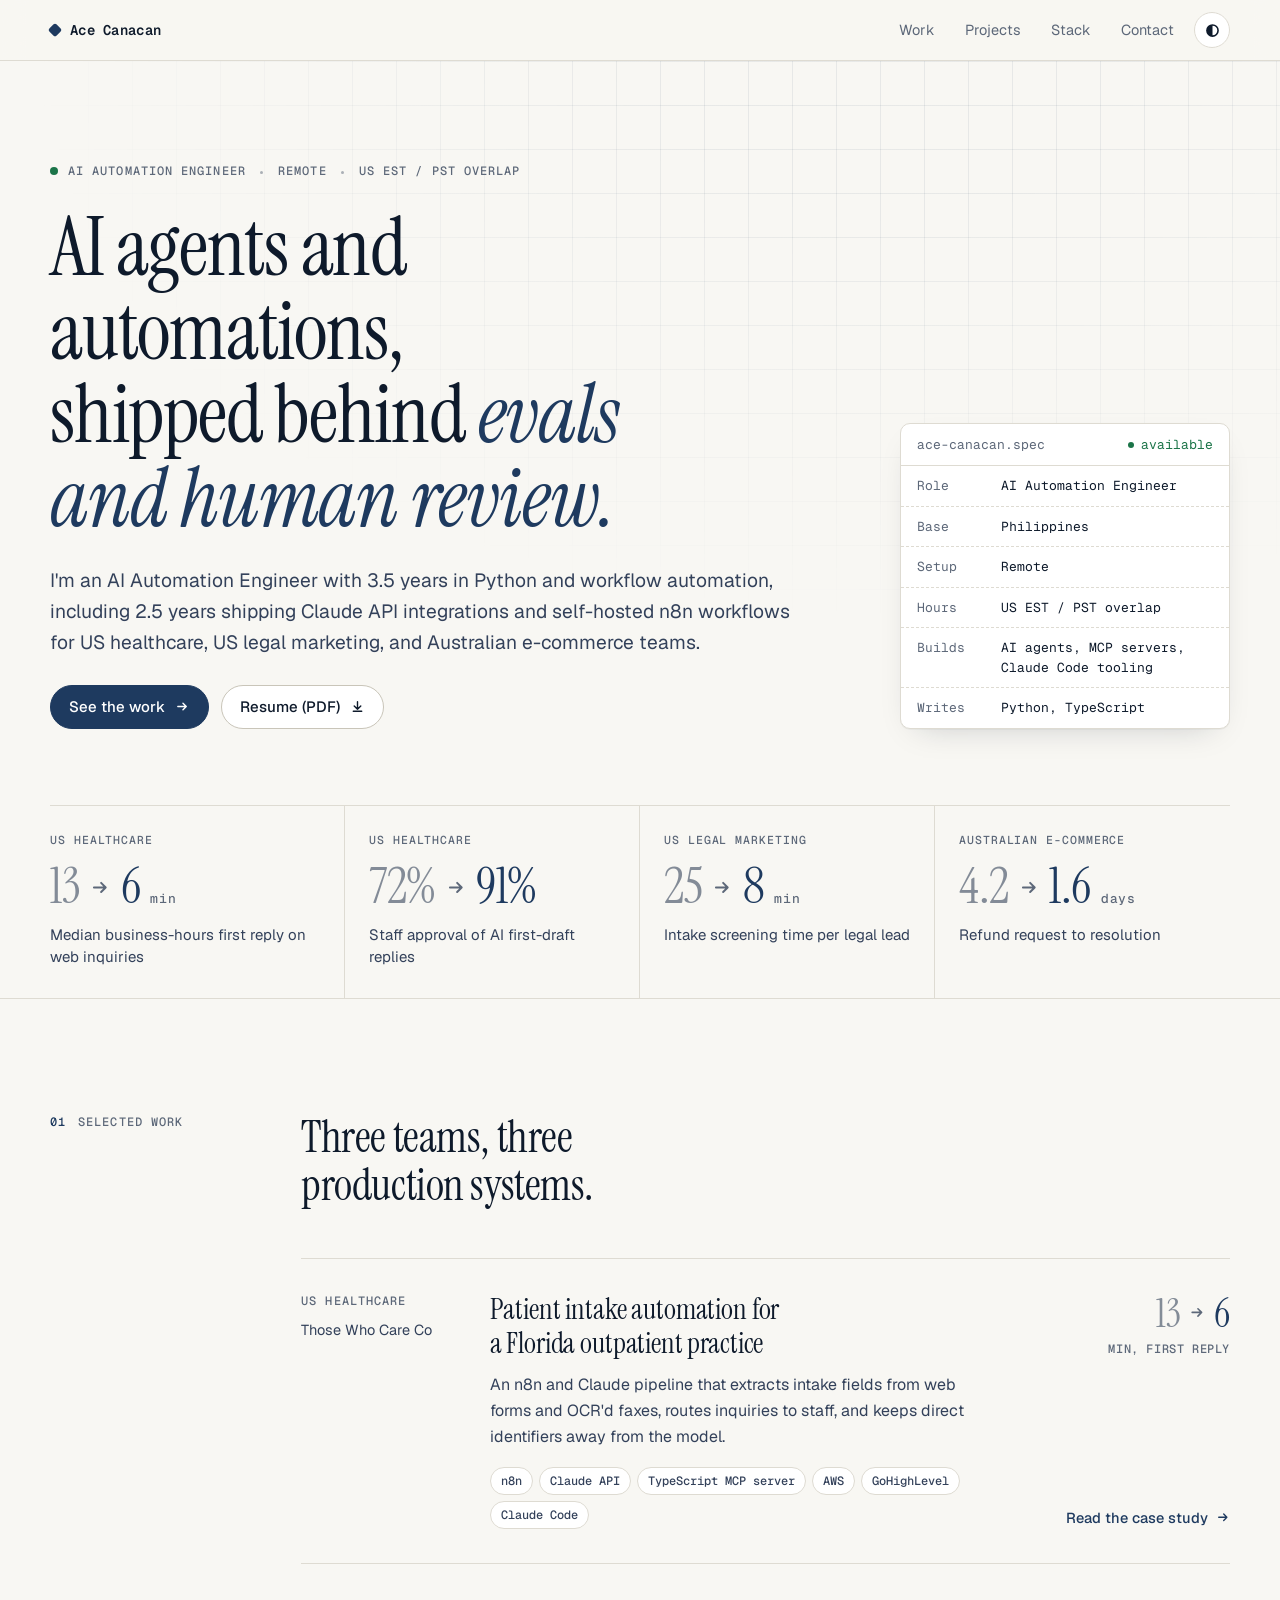
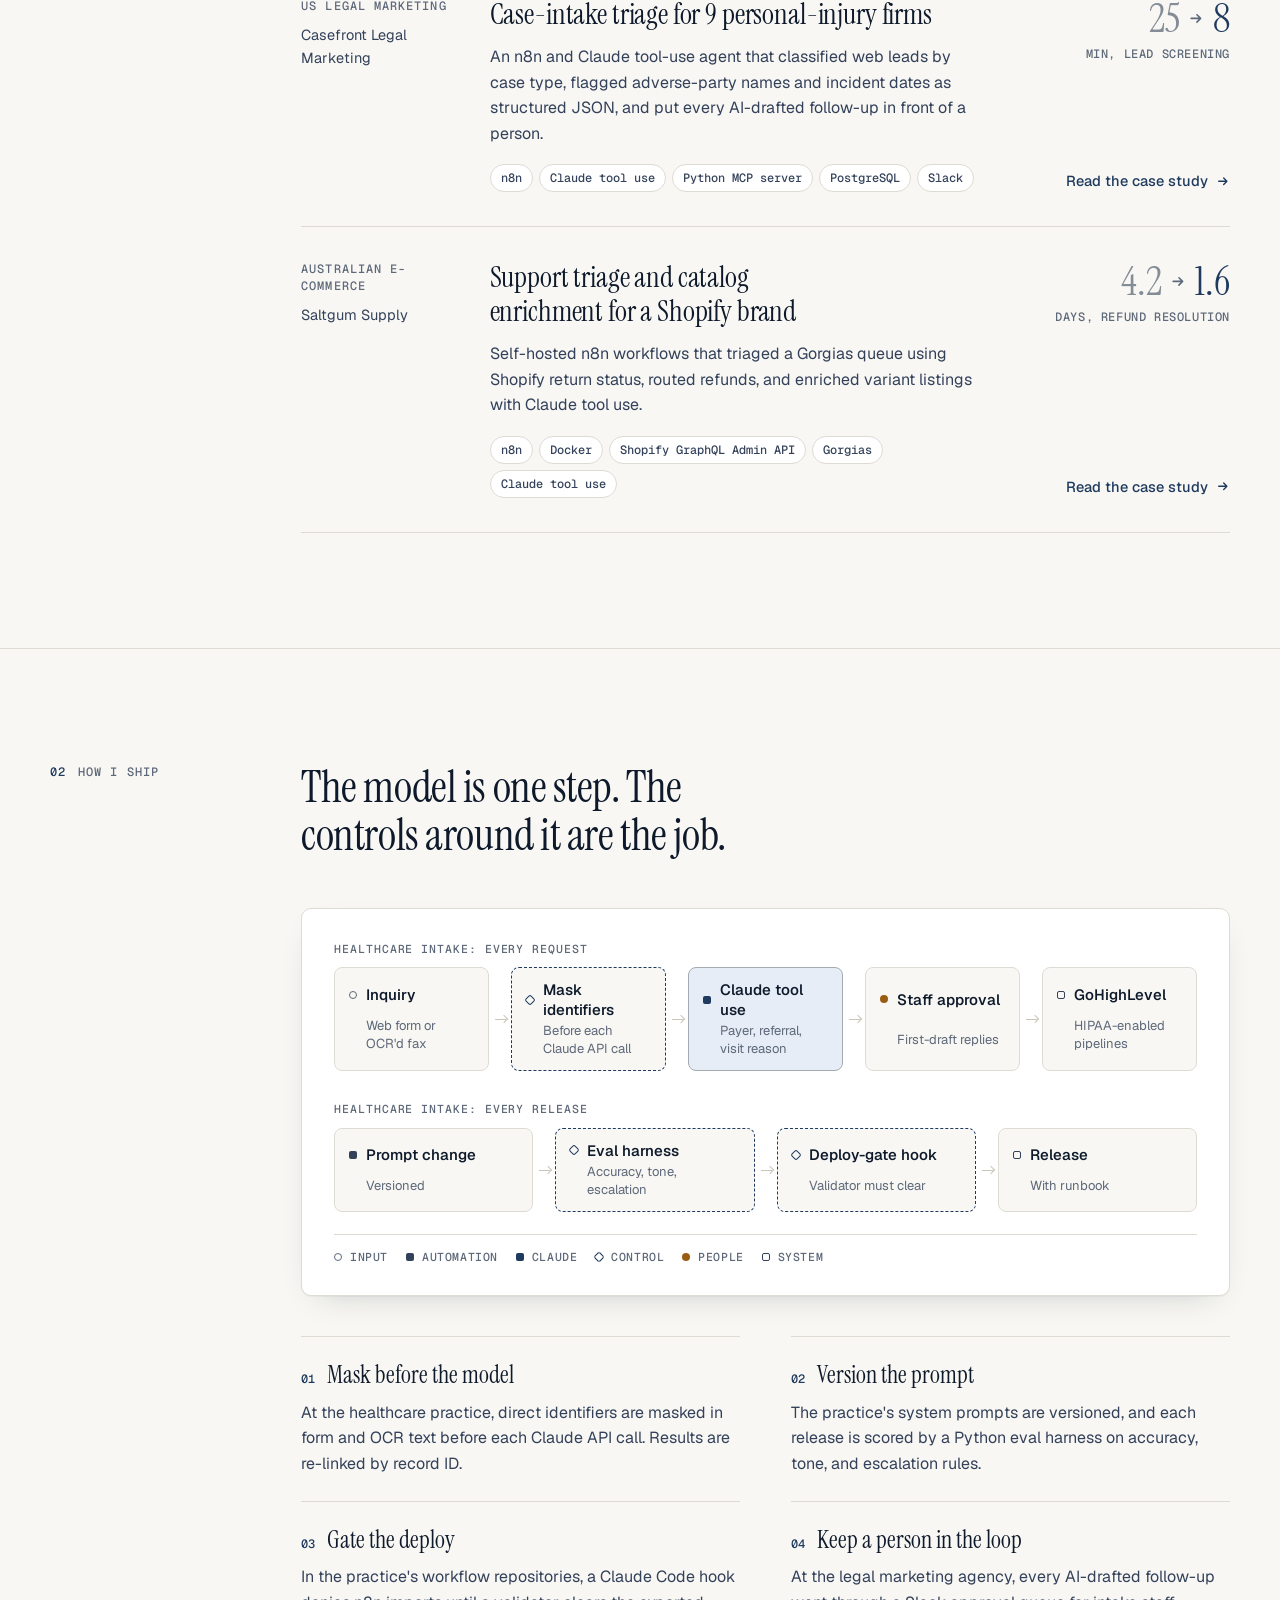
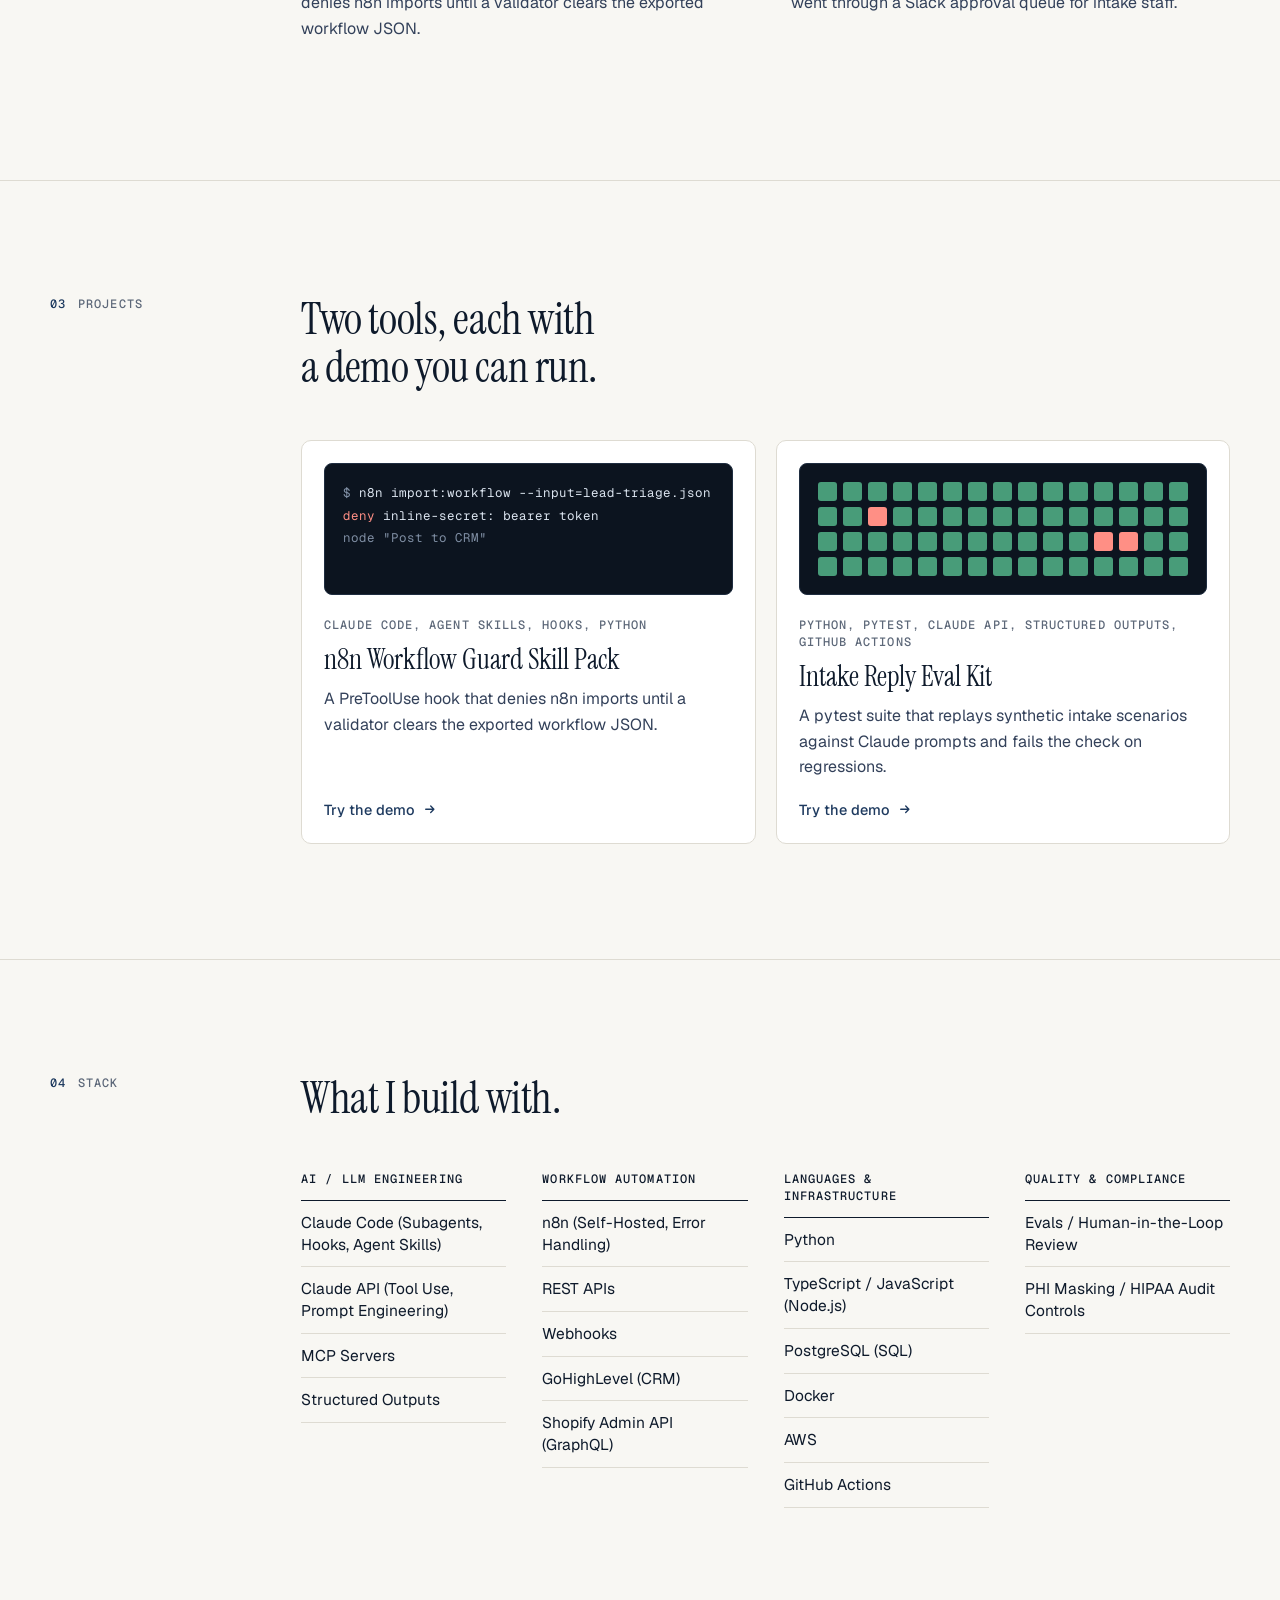
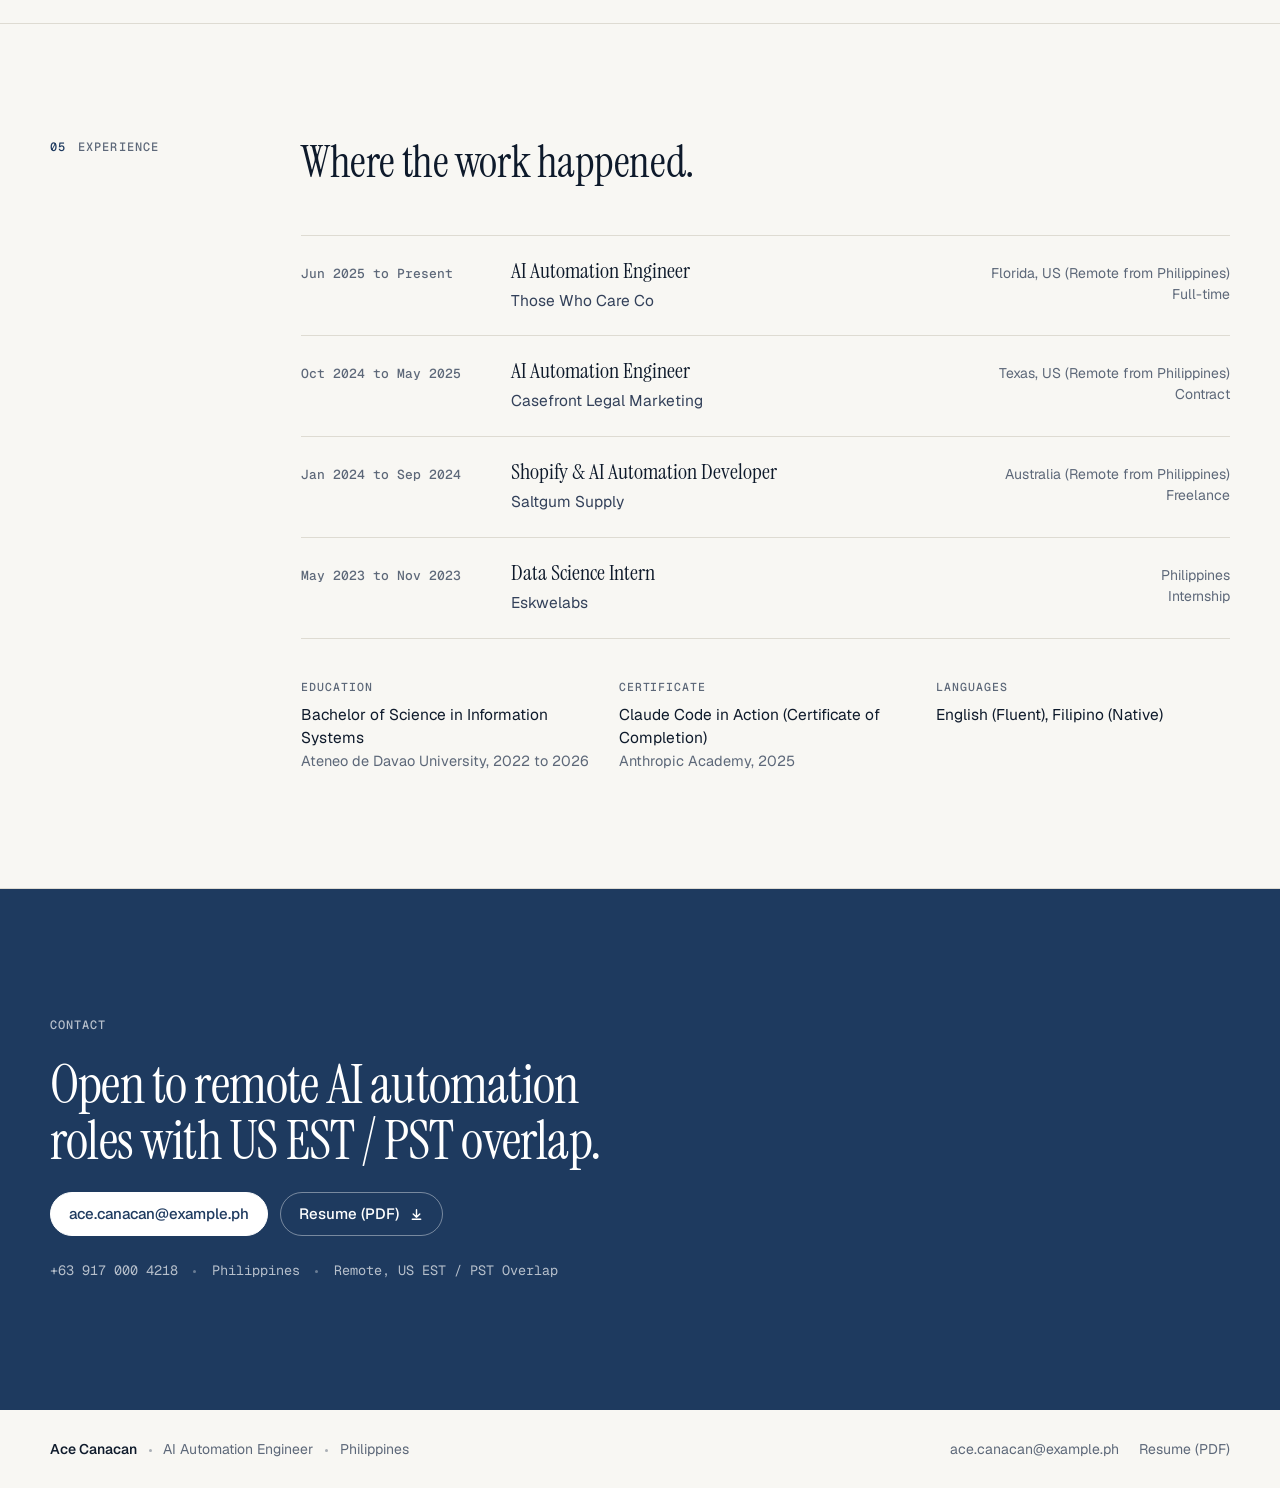
<file: index.html>
<!doctype html>
<html lang="en">
<head>
<meta charset="utf-8">
<meta name="viewport" content="width=device-width, initial-scale=1">
<meta name="robots" content="noindex">
<title>Ace Canacan · AI Automation Engineer</title>
<meta name="description" content="AI Automation Engineer with 3.5 years in Python and workflow automation, including 2.5 years shipping Claude API integrations and self-hosted n8n workflows for US healthcare, US legal marketing, and Australian e-commerce teams. Builds AI agents, MCP servers, and Claude Code tooling (subagents, hooks, Agent Skills), gating client-facing drafts behind versioned system prompts, evals, and human review.">
<link rel="preload" href="assets/fonts/geist-latin-wght-normal.woff2" as="font" type="font/woff2" crossorigin>
<link rel="preload" href="assets/fonts/instrument-serif-latin-400-normal.woff2" as="font" type="font/woff2" crossorigin>
<link rel="stylesheet" href="assets/site.css">
<script>(function(){try{var t=localStorage.getItem('theme');if(t==='light'||t==='dark')document.documentElement.setAttribute('data-theme',t);}catch(e){}document.documentElement.classList.add('js');})();</script>
</head>
<body data-page="home">
<a class="skip" href="#main">Skip to content</a>
<header class="site-head">
  <div class="wrap site-head__in">
    <a class="brand" href="index.html"><span class="brand__mark" aria-hidden="true"></span>Ace Canacan</a>
    <nav class="nav" aria-label="Primary">
      <a href="index.html#work">Work</a>
      <a href="index.html#projects">Projects</a>
      <a href="index.html#stack">Stack</a>
      <a href="index.html#contact">Contact</a>
    </nav>
    <button class="theme" type="button" aria-label="Switch color theme" data-theme-toggle><svg class="i" viewBox="0 0 16 16" aria-hidden="true"><circle cx="8" cy="8" r="5.25" fill="none" stroke="currentColor" stroke-width="1.5"/><path d="M8 2.75a5.25 5.25 0 0 0 0 10.5z" fill="currentColor"/></svg></button>
  </div>
</header>
<main id="main">

<section class="hero">
  <div class="hero__grid" aria-hidden="true"></div>
  <div class="wrap hero__in">
    <div class="hero__copy">
      <p class="eyebrow"><span class="pulse" aria-hidden="true"></span>AI Automation Engineer <span class="dot" aria-hidden="true"></span> Remote <span class="dot" aria-hidden="true"></span> US EST / PST Overlap</p>
      <h1 class="display">AI agents and automations, shipped behind <em>evals and human review.</em></h1>
      <p class="lede">I&#x27;m an AI Automation Engineer with 3.5 years in Python and workflow automation, including 2.5 years shipping Claude API integrations and self-hosted n8n workflows for US healthcare, US legal marketing, and Australian e-commerce teams.</p>
      <p class="actions">
        <a class="btn btn--solid" href="#work">See the work <svg class="i" viewBox="0 0 16 16" aria-hidden="true"><path d="M3 8h9M8.5 4.5 12 8l-3.5 3.5" fill="none" stroke="currentColor" stroke-width="1.5" stroke-linecap="round" stroke-linejoin="round"/></svg></a>
        <a class="btn" href="assets/Ace-Canacan-Resume.pdf">Resume (PDF) <svg class="i" viewBox="0 0 16 16" aria-hidden="true"><path d="M8 3v8M4.5 7.5 8 11l3.5-3.5M3.5 13h9" fill="none" stroke="currentColor" stroke-width="1.5" stroke-linecap="round" stroke-linejoin="round"/></svg></a>
      </p>
    </div>
    <aside class="spec" aria-label="At a glance">
      <p class="spec__head"><span>ace-canacan.spec</span><span class="spec__ok">available</span></p>
      <dl><div><dt>Role</dt><dd>AI Automation Engineer</dd></div><div><dt>Base</dt><dd>Philippines</dd></div><div><dt>Setup</dt><dd>Remote</dd></div><div><dt>Hours</dt><dd>US EST / PST overlap</dd></div><div><dt>Builds</dt><dd>AI agents, MCP servers, Claude Code tooling</dd></div><div><dt>Writes</dt><dd>Python, TypeScript</dd></div></dl>
    </aside>
  </div>
  <div class="wrap">
    <div class="proof" aria-label="Measured results"><div class="metric reveal"><p class="metric__client">US healthcare</p><p class="metric__fig"><span class="sr">from 13 to 6 min</span><span aria-hidden="true" class="metric__row"><span class="metric__was">13</span><span class="metric__arrow" aria-hidden="true"><svg class="i" viewBox="0 0 16 16" aria-hidden="true"><path d="M3 8h9M8.5 4.5 12 8l-3.5 3.5" fill="none" stroke="currentColor" stroke-width="1.5" stroke-linecap="round" stroke-linejoin="round"/></svg></span><span class="metric__now" data-count data-from="13">6</span><span class="metric__unit">min</span></span></p><p class="metric__label">Median business-hours first reply on web inquiries</p></div><div class="metric reveal"><p class="metric__client">US healthcare</p><p class="metric__fig"><span class="sr">from 72% to 91%</span><span aria-hidden="true" class="metric__row"><span class="metric__was">72%</span><span class="metric__arrow" aria-hidden="true"><svg class="i" viewBox="0 0 16 16" aria-hidden="true"><path d="M3 8h9M8.5 4.5 12 8l-3.5 3.5" fill="none" stroke="currentColor" stroke-width="1.5" stroke-linecap="round" stroke-linejoin="round"/></svg></span><span class="metric__now" data-count data-from="72%">91%</span></span></p><p class="metric__label">Staff approval of AI first-draft replies</p></div><div class="metric reveal"><p class="metric__client">US legal marketing</p><p class="metric__fig"><span class="sr">from 25 to 8 min</span><span aria-hidden="true" class="metric__row"><span class="metric__was">25</span><span class="metric__arrow" aria-hidden="true"><svg class="i" viewBox="0 0 16 16" aria-hidden="true"><path d="M3 8h9M8.5 4.5 12 8l-3.5 3.5" fill="none" stroke="currentColor" stroke-width="1.5" stroke-linecap="round" stroke-linejoin="round"/></svg></span><span class="metric__now" data-count data-from="25">8</span><span class="metric__unit">min</span></span></p><p class="metric__label">Intake screening time per legal lead</p></div><div class="metric reveal"><p class="metric__client">Australian e-commerce</p><p class="metric__fig"><span class="sr">from 4.2 to 1.6 days</span><span aria-hidden="true" class="metric__row"><span class="metric__was">4.2</span><span class="metric__arrow" aria-hidden="true"><svg class="i" viewBox="0 0 16 16" aria-hidden="true"><path d="M3 8h9M8.5 4.5 12 8l-3.5 3.5" fill="none" stroke="currentColor" stroke-width="1.5" stroke-linecap="round" stroke-linejoin="round"/></svg></span><span class="metric__now" data-count data-from="4.2">1.6</span><span class="metric__unit">days</span></span></p><p class="metric__label">Refund request to resolution</p></div></div>
  </div>
</section><section class="sec" id="work" aria-labelledby="work-h"><div class="wrap sec__grid"><div class="sec__side"><p class="eyebrow sec__label">Selected work</p></div><div class="sec__main"><h2 id="work-h" class="h2">Three teams, three production systems.</h2><ol class="works"><li class="work reveal"><a class="work__a" href="work/those-who-care/index.html"><div class="work__meta"><p class="eyebrow">US healthcare</p><p class="work__co">Those Who Care Co</p></div><div class="work__body"><h3 class="work__t">Patient intake automation for a Florida outpatient practice</h3><p class="work__d">An n8n and Claude pipeline that extracts intake fields from web forms and OCR&#x27;d faxes, routes inquiries to staff, and keeps direct identifiers away from the model.</p><ul class="chips"><li>n8n</li><li>Claude API</li><li>TypeScript MCP server</li><li>AWS</li><li>GoHighLevel</li><li>Claude Code</li></ul></div><div class="work__num"><p class="work__fig" aria-hidden="true"><span class="metric__was">13</span><span class="metric__arrow"><svg class="i" viewBox="0 0 16 16" aria-hidden="true"><path d="M3 8h9M8.5 4.5 12 8l-3.5 3.5" fill="none" stroke="currentColor" stroke-width="1.5" stroke-linecap="round" stroke-linejoin="round"/></svg></span><span class="metric__now">6</span></p><p class="work__cap"><span class="sr">From 13 to 6 </span>min, first reply</p><span class="work__go">Read the case study <svg class="i" viewBox="0 0 16 16" aria-hidden="true"><path d="M3 8h9M8.5 4.5 12 8l-3.5 3.5" fill="none" stroke="currentColor" stroke-width="1.5" stroke-linecap="round" stroke-linejoin="round"/></svg></span></div></a></li><li class="work reveal"><a class="work__a" href="work/casefront-legal/index.html"><div class="work__meta"><p class="eyebrow">US legal marketing</p><p class="work__co">Casefront Legal Marketing</p></div><div class="work__body"><h3 class="work__t">Case-intake triage for 9 personal-injury firms</h3><p class="work__d">An n8n and Claude tool-use agent that classified web leads by case type, flagged adverse-party names and incident dates as structured JSON, and put every AI-drafted follow-up in front of a person.</p><ul class="chips"><li>n8n</li><li>Claude tool use</li><li>Python MCP server</li><li>PostgreSQL</li><li>Slack</li></ul></div><div class="work__num"><p class="work__fig" aria-hidden="true"><span class="metric__was">25</span><span class="metric__arrow"><svg class="i" viewBox="0 0 16 16" aria-hidden="true"><path d="M3 8h9M8.5 4.5 12 8l-3.5 3.5" fill="none" stroke="currentColor" stroke-width="1.5" stroke-linecap="round" stroke-linejoin="round"/></svg></span><span class="metric__now">8</span></p><p class="work__cap"><span class="sr">From 25 to 8 </span>min, lead screening</p><span class="work__go">Read the case study <svg class="i" viewBox="0 0 16 16" aria-hidden="true"><path d="M3 8h9M8.5 4.5 12 8l-3.5 3.5" fill="none" stroke="currentColor" stroke-width="1.5" stroke-linecap="round" stroke-linejoin="round"/></svg></span></div></a></li><li class="work reveal"><a class="work__a" href="work/saltgum-supply/index.html"><div class="work__meta"><p class="eyebrow">Australian e-commerce</p><p class="work__co">Saltgum Supply</p></div><div class="work__body"><h3 class="work__t">Support triage and catalog enrichment for a Shopify brand</h3><p class="work__d">Self-hosted n8n workflows that triaged a Gorgias queue using Shopify return status, routed refunds, and enriched variant listings with Claude tool use.</p><ul class="chips"><li>n8n</li><li>Docker</li><li>Shopify GraphQL Admin API</li><li>Gorgias</li><li>Claude tool use</li></ul></div><div class="work__num"><p class="work__fig" aria-hidden="true"><span class="metric__was">4.2</span><span class="metric__arrow"><svg class="i" viewBox="0 0 16 16" aria-hidden="true"><path d="M3 8h9M8.5 4.5 12 8l-3.5 3.5" fill="none" stroke="currentColor" stroke-width="1.5" stroke-linecap="round" stroke-linejoin="round"/></svg></span><span class="metric__now">1.6</span></p><p class="work__cap"><span class="sr">From 4.2 to 1.6 </span>days, refund resolution</p><span class="work__go">Read the case study <svg class="i" viewBox="0 0 16 16" aria-hidden="true"><path d="M3 8h9M8.5 4.5 12 8l-3.5 3.5" fill="none" stroke="currentColor" stroke-width="1.5" stroke-linecap="round" stroke-linejoin="round"/></svg></span></div></a></li></ol></div></div></section><section class="sec" id="method" aria-labelledby="method-h"><div class="wrap sec__grid"><div class="sec__side"><p class="eyebrow sec__label">How I ship</p></div><div class="sec__main"><h2 id="method-h" class="h2">The model is one step. The controls around it are the job.</h2><div class="figure reveal"><div class="lanes lanes--seq" role="group" aria-label="How a request and a release move through the controls"><div class="lane"><p class="lane__label">Healthcare intake: every request</p><ol class="lane__nodes" style="--n:5"><li class="node node--source k-source"><span class="node__k" aria-hidden="true"></span><span class="node__t">Inquiry</span><span class="node__s">Web form or OCR&#x27;d fax</span></li><li class="node node--guard k-guard"><span class="node__k" aria-hidden="true"></span><span class="node__t">Mask identifiers</span><span class="node__s">Before each Claude API call</span></li><li class="node node--model k-model"><span class="node__k" aria-hidden="true"></span><span class="node__t">Claude tool use</span><span class="node__s">Payer, referral, visit reason</span></li><li class="node node--human k-human"><span class="node__k" aria-hidden="true"></span><span class="node__t">Staff approval</span><span class="node__s">First-draft replies</span></li><li class="node node--store k-store"><span class="node__k" aria-hidden="true"></span><span class="node__t">GoHighLevel</span><span class="node__s">HIPAA-enabled pipelines</span></li></ol></div><div class="lane"><p class="lane__label">Healthcare intake: every release</p><ol class="lane__nodes" style="--n:4"><li class="node node--process k-process"><span class="node__k" aria-hidden="true"></span><span class="node__t">Prompt change</span><span class="node__s">Versioned</span></li><li class="node node--guard k-guard"><span class="node__k" aria-hidden="true"></span><span class="node__t">Eval harness</span><span class="node__s">Accuracy, tone, escalation</span></li><li class="node node--guard k-guard"><span class="node__k" aria-hidden="true"></span><span class="node__t">Deploy-gate hook</span><span class="node__s">Validator must clear</span></li><li class="node node--store k-store"><span class="node__k" aria-hidden="true"></span><span class="node__t">Release</span><span class="node__s">With runbook</span></li></ol></div></div><ul class="legend" aria-label="Diagram key"><li class="k-source"><span class="node__k" aria-hidden="true"></span>Input</li><li class="k-process"><span class="node__k" aria-hidden="true"></span>Automation</li><li class="k-model"><span class="node__k" aria-hidden="true"></span>Claude</li><li class="k-guard"><span class="node__k" aria-hidden="true"></span>Control</li><li class="k-human"><span class="node__k" aria-hidden="true"></span>People</li><li class="k-store"><span class="node__k" aria-hidden="true"></span>System</li></ul></div><ol class="principles"><li class="principle reveal"><h3>Mask before the model</h3><p>At the healthcare practice, direct identifiers are masked in form and OCR text before each Claude API call. Results are re-linked by record ID.</p></li><li class="principle reveal"><h3>Version the prompt</h3><p>The practice&#x27;s system prompts are versioned, and each release is scored by a Python eval harness on accuracy, tone, and escalation rules.</p></li><li class="principle reveal"><h3>Gate the deploy</h3><p>In the practice&#x27;s workflow repositories, a Claude Code hook denies n8n imports until a validator clears the exported workflow JSON.</p></li><li class="principle reveal"><h3>Keep a person in the loop</h3><p>At the legal marketing agency, every AI-drafted follow-up went through a Slack approval queue for intake staff.</p></li></ol></div></div></section><section class="sec" id="projects" aria-labelledby="projects-h"><div class="wrap sec__grid"><div class="sec__side"><p class="eyebrow sec__label">Projects</p></div><div class="sec__main"><h2 id="projects-h" class="h2">Two tools, each with a demo you can run.</h2><ul class="projs"><li class="proj reveal"><a class="proj__a" href="n8n-workflow-guard/index.html"><div class="mini mini--term" aria-hidden="true" data-nocheck><p><span class="t-dim">$</span> n8n import:workflow --input=lead-triage.json</p><p><span class="t-bad">deny</span> inline-secret: bearer token</p><p class="t-dim">node "Post to CRM"</p></div><p class="eyebrow">Claude Code, Agent Skills, Hooks, Python</p><h3 class="proj__t">n8n Workflow Guard Skill Pack</h3><p class="proj__d">A PreToolUse hook that denies n8n imports until a validator clears the exported workflow JSON.</p><span class="proj__go">Try the demo <svg class="i" viewBox="0 0 16 16" aria-hidden="true"><path d="M3 8h9M8.5 4.5 12 8l-3.5 3.5" fill="none" stroke="currentColor" stroke-width="1.5" stroke-linecap="round" stroke-linejoin="round"/></svg></span></a></li><li class="proj reveal"><a class="proj__a" href="intake-reply-eval-kit/index.html"><div class="mini mini--grid" aria-hidden="true" data-nocheck><i class=""></i><i class=""></i><i class=""></i><i class=""></i><i class=""></i><i class=""></i><i class=""></i><i class=""></i><i class=""></i><i class=""></i><i class=""></i><i class=""></i><i class=""></i><i class=""></i><i class=""></i><i class=""></i><i class=""></i><i class="bad"></i><i class=""></i><i class=""></i><i class=""></i><i class=""></i><i class=""></i><i class=""></i><i class=""></i><i class=""></i><i class=""></i><i class=""></i><i class=""></i><i class=""></i><i class=""></i><i class=""></i><i class=""></i><i class=""></i><i class=""></i><i class=""></i><i class=""></i><i class=""></i><i class=""></i><i class=""></i><i class=""></i><i class="bad"></i><i class="bad"></i><i class=""></i><i class=""></i><i class=""></i><i class=""></i><i class=""></i><i class=""></i><i class=""></i><i class=""></i><i class=""></i><i class=""></i><i class=""></i><i class=""></i><i class=""></i><i class=""></i><i class=""></i><i class=""></i><i class=""></i></div><p class="eyebrow">Python, pytest, Claude API, Structured Outputs, GitHub Actions</p><h3 class="proj__t">Intake Reply Eval Kit</h3><p class="proj__d">A pytest suite that replays synthetic intake scenarios against Claude prompts and fails the check on regressions.</p><span class="proj__go">Try the demo <svg class="i" viewBox="0 0 16 16" aria-hidden="true"><path d="M3 8h9M8.5 4.5 12 8l-3.5 3.5" fill="none" stroke="currentColor" stroke-width="1.5" stroke-linecap="round" stroke-linejoin="round"/></svg></span></a></li></ul></div></div></section><section class="sec" id="stack" aria-labelledby="stack-h"><div class="wrap sec__grid"><div class="sec__side"><p class="eyebrow sec__label">Stack</p></div><div class="sec__main"><h2 id="stack-h" class="h2">What I build with.</h2><div class="stack"><div class="stack__col reveal"><h3 class="eyebrow">AI / LLM Engineering</h3><ul><li>Claude Code (Subagents, Hooks, Agent Skills)</li><li>Claude API (Tool Use, Prompt Engineering)</li><li>MCP Servers</li><li>Structured Outputs</li></ul></div><div class="stack__col reveal"><h3 class="eyebrow">Workflow Automation</h3><ul><li>n8n (Self-Hosted, Error Handling)</li><li>REST APIs</li><li>Webhooks</li><li>GoHighLevel (CRM)</li><li>Shopify Admin API (GraphQL)</li></ul></div><div class="stack__col reveal"><h3 class="eyebrow">Languages &amp; Infrastructure</h3><ul><li>Python</li><li>TypeScript / JavaScript (Node.js)</li><li>PostgreSQL (SQL)</li><li>Docker</li><li>AWS</li><li>GitHub Actions</li></ul></div><div class="stack__col reveal"><h3 class="eyebrow">Quality &amp; Compliance</h3><ul><li>Evals / Human-in-the-Loop Review</li><li>PHI Masking / HIPAA Audit Controls</li></ul></div></div></div></div></section><section class="sec" id="experience" aria-labelledby="experience-h"><div class="wrap sec__grid"><div class="sec__side"><p class="eyebrow sec__label">Experience</p></div><div class="sec__main"><h2 id="experience-h" class="h2">Where the work happened.</h2><ol class="xps"><li class="xp reveal"><p class="xp__when">Jun 2025 to Present</p><div><h3 class="xp__role">AI Automation Engineer</h3><p class="xp__co">Those Who Care Co</p></div><p class="xp__where">Florida, US (Remote from Philippines)<br>Full-time</p></li><li class="xp reveal"><p class="xp__when">Oct 2024 to May 2025</p><div><h3 class="xp__role">AI Automation Engineer</h3><p class="xp__co">Casefront Legal Marketing</p></div><p class="xp__where">Texas, US (Remote from Philippines)<br>Contract</p></li><li class="xp reveal"><p class="xp__when">Jan 2024 to Sep 2024</p><div><h3 class="xp__role">Shopify &amp; AI Automation Developer</h3><p class="xp__co">Saltgum Supply</p></div><p class="xp__where">Australia (Remote from Philippines)<br>Freelance</p></li><li class="xp reveal"><p class="xp__when">May 2023 to Nov 2023</p><div><h3 class="xp__role">Data Science Intern</h3><p class="xp__co">Eskwelabs</p></div><p class="xp__where">Philippines<br>Internship</p></li></ol><dl class="creds reveal"><div><dt>Education</dt><dd>Bachelor of Science in Information Systems<br><span>Ateneo de Davao University, 2022 to 2026</span></dd></div><div><dt>Certificate</dt><dd>Claude Code in Action (Certificate of Completion)<br><span>Anthropic Academy, 2025</span></dd></div><div><dt>Languages</dt><dd>English (Fluent), Filipino (Native)</dd></div></dl></div></div></section>
<section class="contact" id="contact" aria-labelledby="contact-h">
  <div class="wrap contact__in reveal">
    <p class="eyebrow">Contact</p>
    <h2 id="contact-h" class="display display--sm">Open to remote AI automation roles with US EST / PST overlap.</h2>
    <p class="actions">
      <a class="btn btn--solid" href="mailto:ace.canacan@example.ph">ace.canacan@example.ph</a>
      <a class="btn" href="assets/Ace-Canacan-Resume.pdf">Resume (PDF) <svg class="i" viewBox="0 0 16 16" aria-hidden="true"><path d="M8 3v8M4.5 7.5 8 11l3.5-3.5M3.5 13h9" fill="none" stroke="currentColor" stroke-width="1.5" stroke-linecap="round" stroke-linejoin="round"/></svg></a>
    </p>
    <p class="contact__meta">+63 917 000 4218 <span class="dot" aria-hidden="true"></span> Philippines <span class="dot" aria-hidden="true"></span> Remote, US EST / PST Overlap</p>
  </div>
</section>
</main>
<footer class="site-foot">
  <div class="wrap site-foot__in">
    <p><strong>Ace Canacan</strong> <span class="dot" aria-hidden="true"></span> AI Automation Engineer <span class="dot" aria-hidden="true"></span> Philippines</p>
    <p class="site-foot__links">
      <a href="mailto:ace.canacan@example.ph">ace.canacan@example.ph</a>
      <a href="assets/Ace-Canacan-Resume.pdf">Resume (PDF)</a>
    </p>
  </div>
</footer>

<script src="assets/site.js" defer></script>
</body>
</html>
</file>
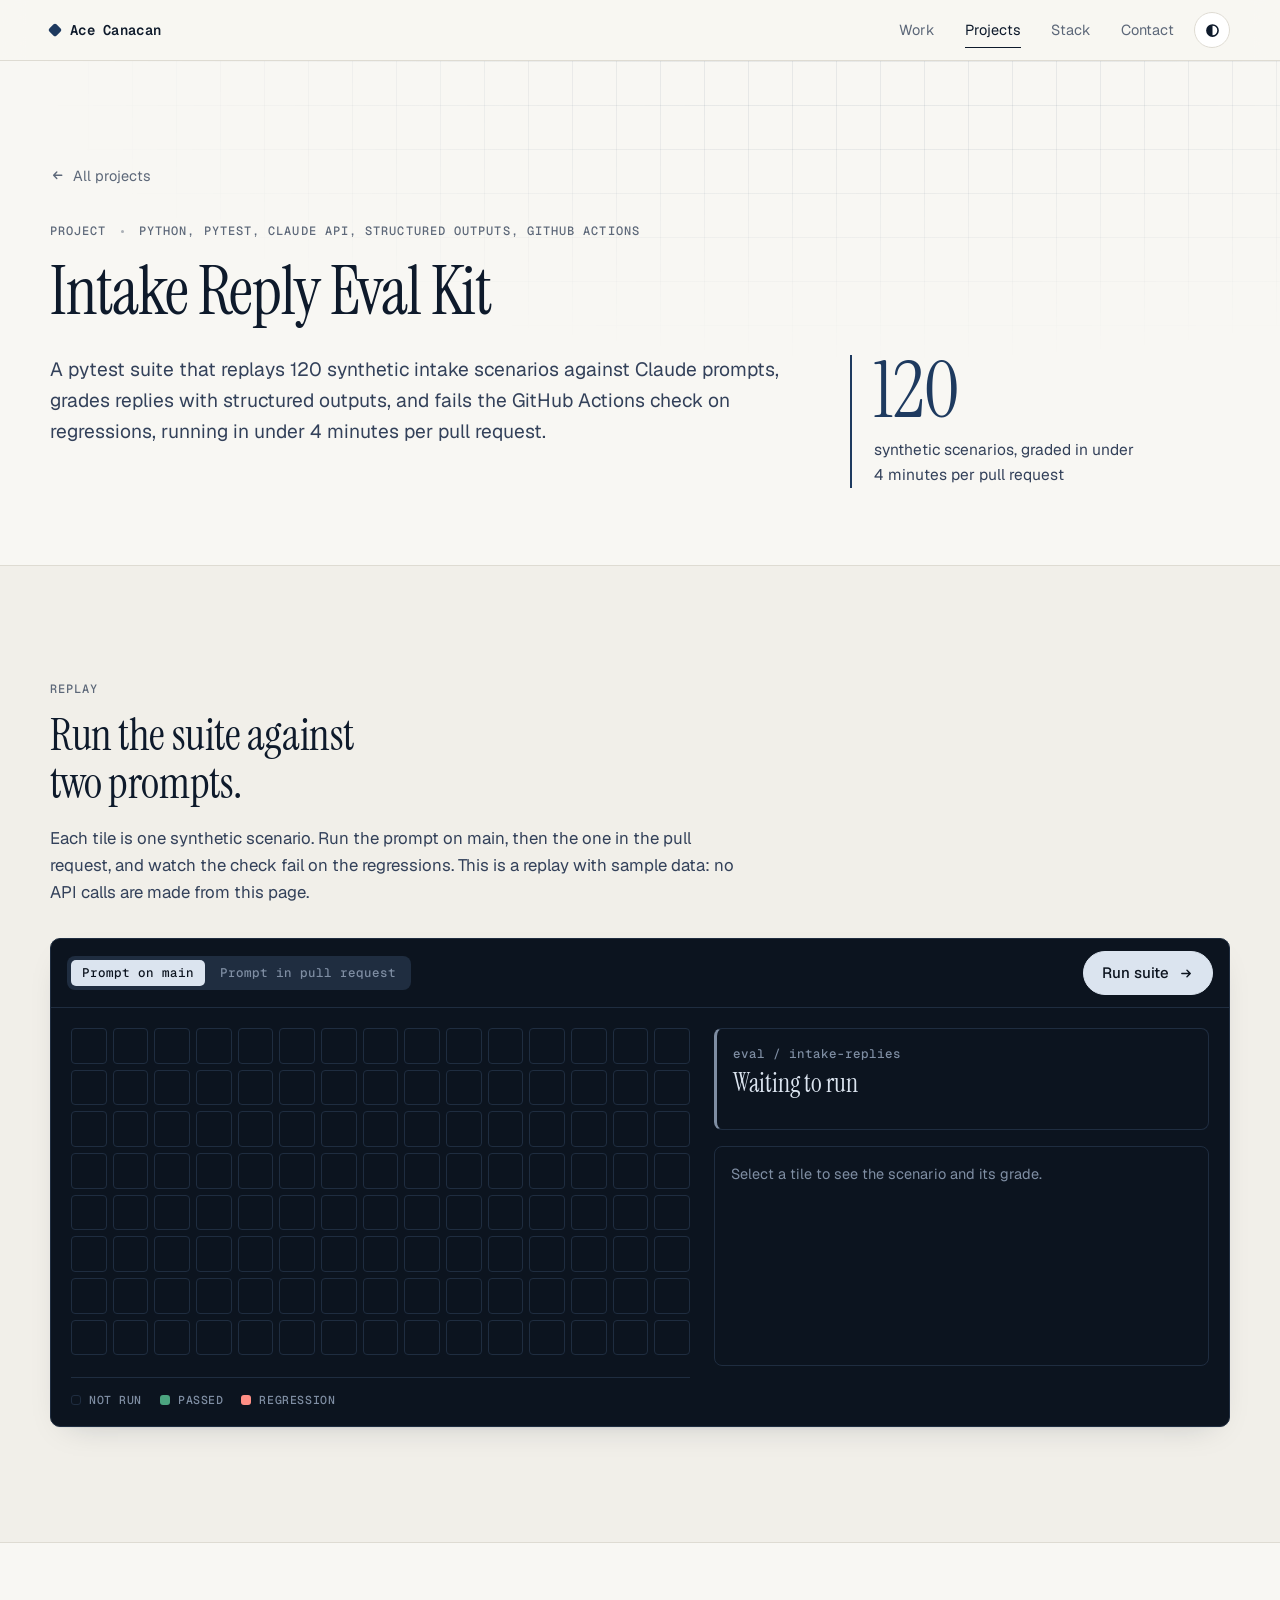
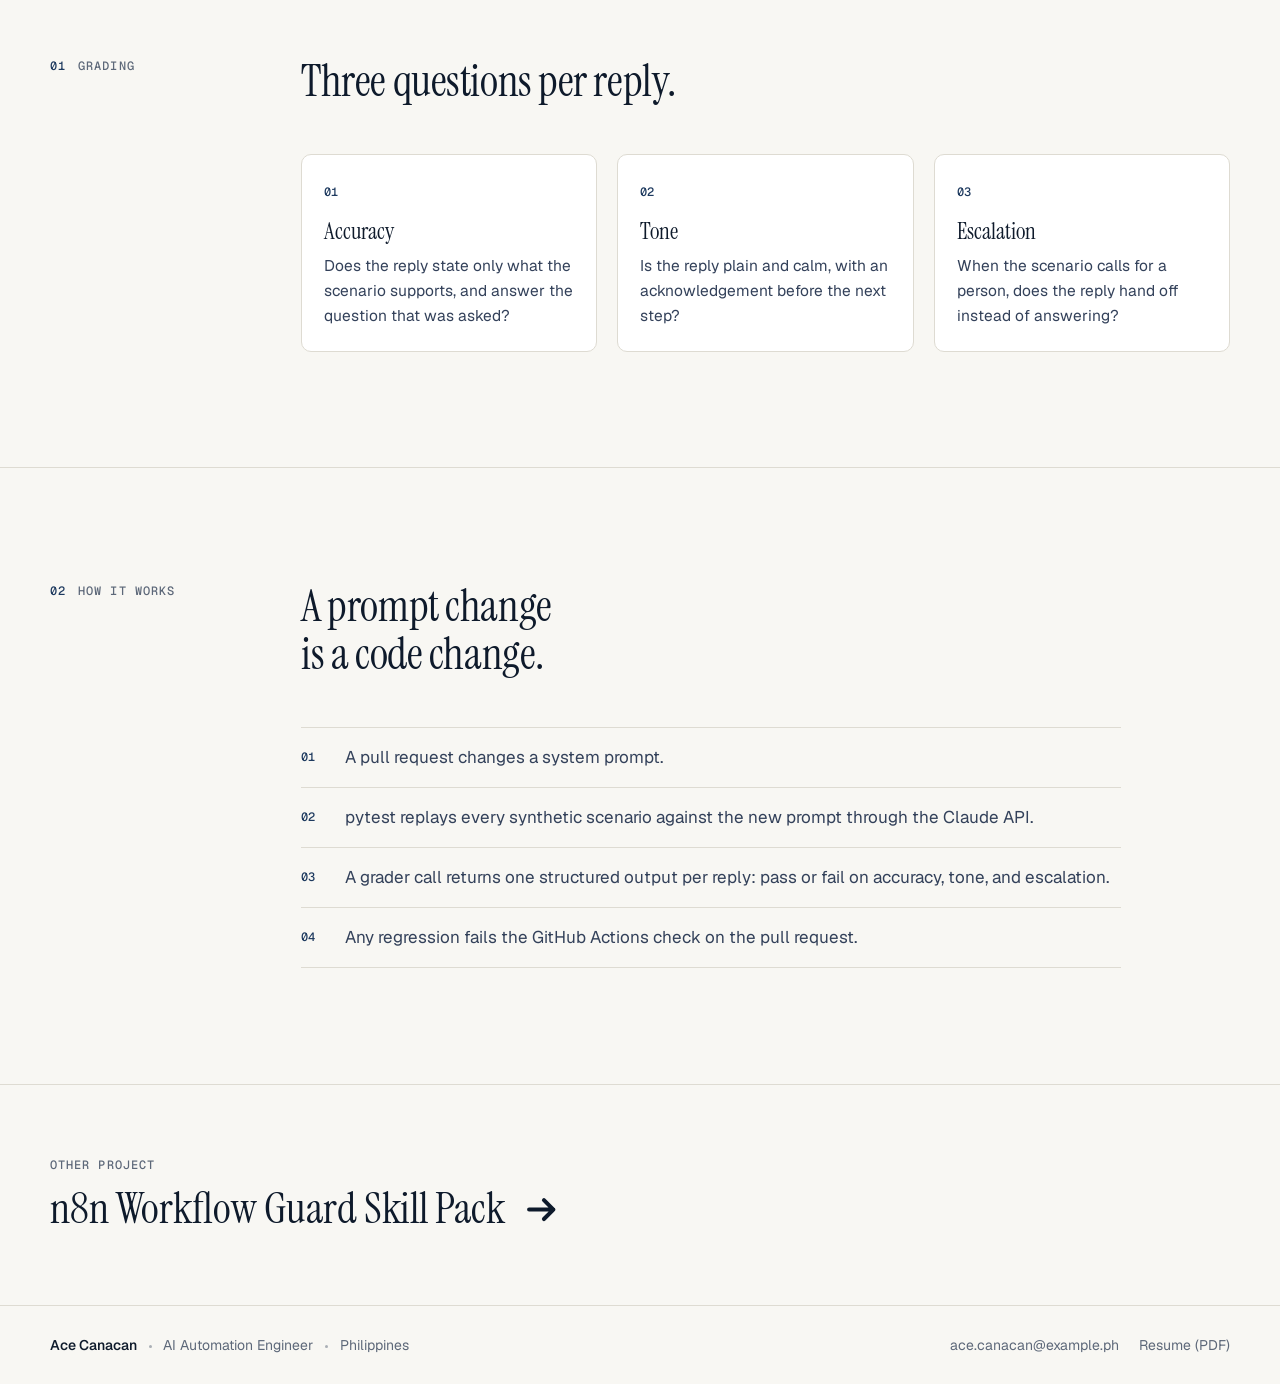
<file: intake-reply-eval-kit/index.html>
<!doctype html>
<html lang="en">
<head>
<meta charset="utf-8">
<meta name="viewport" content="width=device-width, initial-scale=1">
<meta name="robots" content="noindex">
<title>Intake Reply Eval Kit · Ace Canacan</title>
<meta name="description" content="A pytest suite that replays 120 synthetic intake scenarios against Claude prompts, grades replies with structured outputs, and fails the GitHub Actions check on regressions, running in under 4 minutes per pull request.">
<link rel="preload" href="../assets/fonts/geist-latin-wght-normal.woff2" as="font" type="font/woff2" crossorigin>
<link rel="preload" href="../assets/fonts/instrument-serif-latin-400-normal.woff2" as="font" type="font/woff2" crossorigin>
<link rel="stylesheet" href="../assets/site.css">
<script>(function(){try{var t=localStorage.getItem('theme');if(t==='light'||t==='dark')document.documentElement.setAttribute('data-theme',t);}catch(e){}document.documentElement.classList.add('js');})();</script>
</head>
<body data-page="projects">
<a class="skip" href="#main">Skip to content</a>
<header class="site-head">
  <div class="wrap site-head__in">
    <a class="brand" href="../index.html"><span class="brand__mark" aria-hidden="true"></span>Ace Canacan</a>
    <nav class="nav" aria-label="Primary">
      <a href="../index.html#work">Work</a>
      <a href="../index.html#projects" aria-current="page">Projects</a>
      <a href="../index.html#stack">Stack</a>
      <a href="../index.html#contact">Contact</a>
    </nav>
    <button class="theme" type="button" aria-label="Switch color theme" data-theme-toggle><svg class="i" viewBox="0 0 16 16" aria-hidden="true"><circle cx="8" cy="8" r="5.25" fill="none" stroke="currentColor" stroke-width="1.5"/><path d="M8 2.75a5.25 5.25 0 0 0 0 10.5z" fill="currentColor"/></svg></button>
  </div>
</header>
<main id="main">

<section class="case-head">
  <div class="hero__grid" aria-hidden="true"></div>
  <div class="wrap">
    <a class="back" href="../index.html#projects"><svg class="i" viewBox="0 0 16 16" aria-hidden="true"><path d="M13 8H4M7.5 4.5 4 8l3.5 3.5" fill="none" stroke="currentColor" stroke-width="1.5" stroke-linecap="round" stroke-linejoin="round"/></svg> All projects</a>
    <p class="eyebrow">Project <span class="dot" aria-hidden="true"></span> Python, pytest, Claude API, Structured Outputs, GitHub Actions</p>
    <h1 class="display display--md">Intake Reply Eval Kit</h1>
    <div class="case-head__row">
      <p class="lede">A pytest suite that replays 120 synthetic intake scenarios against Claude prompts, grades replies with structured outputs, and fails the GitHub Actions check on regressions, running in under 4 minutes per pull request.</p>
      <div class="stat"><p class="stat__v">120</p><p class="stat__l">synthetic scenarios, graded in under 4 minutes per pull request</p></div>
    </div>
  </div>
</section>
<section class="sec sec--demo" id="demo" aria-labelledby="demo-h">
  <div class="wrap">
    <p class="eyebrow sec__label">Replay</p>
    <h2 id="demo-h" class="h2">Run the suite against two prompts.</h2>
    <p class="sec__intro">Each tile is one synthetic scenario. Run the prompt on main, then the one in the pull request, and watch the check fail on the regressions. This is a replay with sample data: no API calls are made from this page.</p>
    <div class="evals" data-demo data-nocheck>
      <div class="evals__bar">
        <div class="seg" role="group" aria-label="Prompt under test">
          <button type="button" class="is-on" data-eval-prompt="main" aria-pressed="true">Prompt on main</button>
          <button type="button" data-eval-prompt="pr" aria-pressed="false">Prompt in pull request</button>
        </div>
        <button class="btn btn--solid" type="button" data-eval-run>Run suite <svg class="i" viewBox="0 0 16 16" aria-hidden="true"><path d="M3 8h9M8.5 4.5 12 8l-3.5 3.5" fill="none" stroke="currentColor" stroke-width="1.5" stroke-linecap="round" stroke-linejoin="round"/></svg></button>
      </div>
      <div class="evals__grid">
        <div>
          <div class="tiles" data-eval-tiles aria-label="Scenarios"></div>
          <ul class="legend legend--tiles"><li><i class="tile-k"></i>Not run</li><li><i class="tile-k ok"></i>Passed</li><li><i class="tile-k bad"></i>Regression</li></ul>
        </div>
        <div class="evals__side">
          <div class="check" data-eval-check data-state="idle" role="status" aria-live="polite">
            <p class="check__name">eval / intake-replies</p>
            <p class="check__state" data-eval-state>Waiting to run</p>
            <dl class="check__dims" data-eval-dims></dl>
          </div>
          <div class="detail" data-eval-detail><p class="t-dim">Select a tile to see the scenario and its grade.</p></div>
        </div>
      </div>
    </div>
  </div>
</section><section class="sec" id="checks" aria-labelledby="checks-h"><div class="wrap sec__grid"><div class="sec__side"><p class="eyebrow sec__label">Grading</p></div><div class="sec__main"><h2 id="checks-h" class="h2">Three questions per reply.</h2><ul class="triad"><li class="reveal"><h3>Accuracy</h3><p>Does the reply state only what the scenario supports, and answer the question that was asked?</p></li><li class="reveal"><h3>Tone</h3><p>Is the reply plain and calm, with an acknowledgement before the next step?</p></li><li class="reveal"><h3>Escalation</h3><p>When the scenario calls for a person, does the reply hand off instead of answering?</p></li></ul></div></div></section><section class="sec" id="how" aria-labelledby="how-h"><div class="wrap sec__grid"><div class="sec__side"><p class="eyebrow sec__label">How it works</p></div><div class="sec__main"><h2 id="how-h" class="h2">A prompt change is a code change.</h2><ol class="flow reveal"><li>A pull request changes a system prompt.</li><li>pytest replays every synthetic scenario against the new prompt through the Claude API.</li><li>A grader call returns one structured output per reply: pass or fail on accuracy, tone, and escalation.</li><li>Any regression fails the GitHub Actions check on the pull request.</li></ol></div></div></section>
<section class="next">
  <div class="wrap">
    <a class="next__a" href="../n8n-workflow-guard/index.html">
      <span class="eyebrow">Other project</span>
      <span class="next__t">n8n Workflow Guard Skill Pack <svg class="i" viewBox="0 0 16 16" aria-hidden="true"><path d="M3 8h9M8.5 4.5 12 8l-3.5 3.5" fill="none" stroke="currentColor" stroke-width="1.5" stroke-linecap="round" stroke-linejoin="round"/></svg></span>
    </a>
  </div>
</section>
</main>
<footer class="site-foot">
  <div class="wrap site-foot__in">
    <p><strong>Ace Canacan</strong> <span class="dot" aria-hidden="true"></span> AI Automation Engineer <span class="dot" aria-hidden="true"></span> Philippines</p>
    <p class="site-foot__links">
      <a href="mailto:ace.canacan@example.ph">ace.canacan@example.ph</a>
      <a href="../assets/Ace-Canacan-Resume.pdf">Resume (PDF)</a>
    </p>
  </div>
</footer>
<script type="application/json" id="eval-scenarios">{"dimensions":["accuracy","tone","escalation"],"passNotes":{"accuracy":"States only what the scenario supports and answers the question asked.","tone":"Plain and calm, with an acknowledgement before the next step.","escalation":{"reply":"Correctly answered without handing off.","escalate":"Correctly handed off to staff instead of answering."}},"scenarios":[{"id":"S001","category":"Insurance coverage","channel":"Web form","inquiry":"Asks whether a new-patient visit is covered under their plan","expect":"reply","fail":null},{"id":"S002","category":"Insurance coverage","channel":"OCR'd fax","inquiry":"Asks whether a new-patient visit is covered under their plan","expect":"reply","fail":null},{"id":"S003","category":"Insurance coverage","channel":"After-hours web form","inquiry":"Asks whether a new-patient visit is covered under their plan","expect":"reply","fail":null},{"id":"S004","category":"Insurance coverage","channel":"Web form","inquiry":"Asks if the practice is in network for their employer plan","expect":"reply","fail":null},{"id":"S005","category":"Insurance coverage","channel":"OCR'd fax","inquiry":"Asks if the practice is in network for their employer plan","expect":"reply","fail":null},{"id":"S006","category":"Insurance coverage","channel":"After-hours web form","inquiry":"Asks if the practice is in network for their employer plan","expect":"reply","fail":null},{"id":"S007","category":"Insurance coverage","channel":"Web form","inquiry":"Wants to know what a first visit costs with no insurance","expect":"reply","fail":null},{"id":"S008","category":"Insurance coverage","channel":"OCR'd fax","inquiry":"Wants to know what a first visit costs with no insurance","expect":"reply","fail":null},{"id":"S009","category":"Insurance coverage","channel":"After-hours web form","inquiry":"Wants to know what a first visit costs with no insurance","expect":"reply","fail":null},{"id":"S010","category":"Insurance coverage","channel":"Web form","inquiry":"Asks whether a plan change mid-year affects an existing booking","expect":"reply","fail":{"dimension":"accuracy","note":"Reply stated the booking was unaffected. The scenario does not support that; coverage has to be re-verified."}},{"id":"S011","category":"Insurance coverage","channel":"OCR'd fax","inquiry":"Asks whether a plan change mid-year affects an existing booking","expect":"reply","fail":null},{"id":"S012","category":"Insurance coverage","channel":"After-hours web form","inquiry":"Asks whether a plan change mid-year affects an existing booking","expect":"reply","fail":null},{"id":"S013","category":"Insurance coverage","channel":"Web form","inquiry":"Asks which insurance details to bring to a first visit","expect":"reply","fail":null},{"id":"S014","category":"Insurance coverage","channel":"OCR'd fax","inquiry":"Asks which insurance details to bring to a first visit","expect":"reply","fail":null},{"id":"S015","category":"Insurance coverage","channel":"After-hours web form","inquiry":"Asks which insurance details to bring to a first visit","expect":"reply","fail":null},{"id":"S016","category":"Referral","channel":"Web form","inquiry":"Asks whether a referral is needed before booking","expect":"reply","fail":null},{"id":"S017","category":"Referral","channel":"OCR'd fax","inquiry":"Asks whether a referral is needed before booking","expect":"reply","fail":null},{"id":"S018","category":"Referral","channel":"After-hours web form","inquiry":"Asks whether a referral is needed before booking","expect":"reply","fail":null},{"id":"S019","category":"Referral","channel":"Web form","inquiry":"Says a referral was sent and asks if it arrived","expect":"reply","fail":null},{"id":"S020","category":"Referral","channel":"OCR'd fax","inquiry":"Says a referral was sent and asks if it arrived","expect":"reply","fail":null},{"id":"S021","category":"Referral","channel":"After-hours web form","inquiry":"Says a referral was sent and asks if it arrived","expect":"reply","fail":null},{"id":"S022","category":"Referral","channel":"Web form","inquiry":"Asks how long a referral stays valid","expect":"reply","fail":null},{"id":"S023","category":"Referral","channel":"OCR'd fax","inquiry":"Asks how long a referral stays valid","expect":"reply","fail":null},{"id":"S024","category":"Referral","channel":"After-hours web form","inquiry":"Asks how long a referral stays valid","expect":"reply","fail":null},{"id":"S025","category":"Referral","channel":"Web form","inquiry":"Asks whether a referral from another state is accepted","expect":"reply","fail":null},{"id":"S026","category":"Referral","channel":"OCR'd fax","inquiry":"Asks whether a referral from another state is accepted","expect":"reply","fail":null},{"id":"S027","category":"Referral","channel":"After-hours web form","inquiry":"Asks whether a referral from another state is accepted","expect":"reply","fail":null},{"id":"S028","category":"Referral","channel":"Web form","inquiry":"Asks what to do when the referring office has not replied","expect":"reply","fail":null},{"id":"S029","category":"Referral","channel":"OCR'd fax","inquiry":"Asks what to do when the referring office has not replied","expect":"reply","fail":null},{"id":"S030","category":"Referral","channel":"After-hours web form","inquiry":"Asks what to do when the referring office has not replied","expect":"reply","fail":null},{"id":"S031","category":"Scheduling","channel":"Web form","inquiry":"Requests the earliest available new-patient slot","expect":"reply","fail":null},{"id":"S032","category":"Scheduling","channel":"OCR'd fax","inquiry":"Requests the earliest available new-patient slot","expect":"reply","fail":null},{"id":"S033","category":"Scheduling","channel":"After-hours web form","inquiry":"Requests the earliest available new-patient slot","expect":"reply","fail":null},{"id":"S034","category":"Scheduling","channel":"Web form","inquiry":"Asks for an appointment outside working hours","expect":"reply","fail":null},{"id":"S035","category":"Scheduling","channel":"OCR'd fax","inquiry":"Asks for an appointment outside working hours","expect":"reply","fail":null},{"id":"S036","category":"Scheduling","channel":"After-hours web form","inquiry":"Asks for an appointment outside working hours","expect":"reply","fail":null},{"id":"S037","category":"Scheduling","channel":"Web form","inquiry":"Asks whether a first visit can be done by video","expect":"reply","fail":null},{"id":"S038","category":"Scheduling","channel":"OCR'd fax","inquiry":"Asks whether a first visit can be done by video","expect":"reply","fail":null},{"id":"S039","category":"Scheduling","channel":"After-hours web form","inquiry":"Asks whether a first visit can be done by video","expect":"reply","fail":null},{"id":"S040","category":"Scheduling","channel":"Web form","inquiry":"Wants two family members booked back to back","expect":"reply","fail":null},{"id":"S041","category":"Scheduling","channel":"OCR'd fax","inquiry":"Wants two family members booked back to back","expect":"reply","fail":null},{"id":"S042","category":"Scheduling","channel":"After-hours web form","inquiry":"Wants two family members booked back to back","expect":"reply","fail":null},{"id":"S043","category":"Scheduling","channel":"Web form","inquiry":"Asks how early to arrive for a first visit","expect":"reply","fail":null},{"id":"S044","category":"Scheduling","channel":"OCR'd fax","inquiry":"Asks how early to arrive for a first visit","expect":"reply","fail":null},{"id":"S045","category":"Scheduling","channel":"After-hours web form","inquiry":"Asks how early to arrive for a first visit","expect":"reply","fail":null},{"id":"S046","category":"Reschedule or cancel","channel":"Web form","inquiry":"Needs to move an appointment to the following week","expect":"reply","fail":null},{"id":"S047","category":"Reschedule or cancel","channel":"OCR'd fax","inquiry":"Needs to move an appointment to the following week","expect":"reply","fail":null},{"id":"S048","category":"Reschedule or cancel","channel":"After-hours web form","inquiry":"Needs to move an appointment to the following week","expect":"reply","fail":null},{"id":"S049","category":"Reschedule or cancel","channel":"Web form","inquiry":"Wants to cancel and asks about the cancellation policy","expect":"reply","fail":null},{"id":"S050","category":"Reschedule or cancel","channel":"OCR'd fax","inquiry":"Wants to cancel and asks about the cancellation policy","expect":"reply","fail":null},{"id":"S051","category":"Reschedule or cancel","channel":"After-hours web form","inquiry":"Wants to cancel and asks about the cancellation policy","expect":"reply","fail":null},{"id":"S052","category":"Reschedule or cancel","channel":"Web form","inquiry":"Missed an appointment and asks how to rebook","expect":"reply","fail":null},{"id":"S053","category":"Reschedule or cancel","channel":"OCR'd fax","inquiry":"Missed an appointment and asks how to rebook","expect":"reply","fail":null},{"id":"S054","category":"Reschedule or cancel","channel":"After-hours web form","inquiry":"Missed an appointment and asks how to rebook","expect":"reply","fail":null},{"id":"S055","category":"Reschedule or cancel","channel":"Web form","inquiry":"Asks to be put on a waitlist for an earlier slot","expect":"reply","fail":null},{"id":"S056","category":"Reschedule or cancel","channel":"OCR'd fax","inquiry":"Asks to be put on a waitlist for an earlier slot","expect":"reply","fail":null},{"id":"S057","category":"Reschedule or cancel","channel":"After-hours web form","inquiry":"Asks to be put on a waitlist for an earlier slot","expect":"reply","fail":null},{"id":"S058","category":"Reschedule or cancel","channel":"Web form","inquiry":"Asks to switch an in-person visit to a different day","expect":"reply","fail":null},{"id":"S059","category":"Reschedule or cancel","channel":"OCR'd fax","inquiry":"Asks to switch an in-person visit to a different day","expect":"reply","fail":null},{"id":"S060","category":"Reschedule or cancel","channel":"After-hours web form","inquiry":"Asks to switch an in-person visit to a different day","expect":"reply","fail":null},{"id":"S061","category":"Records request","channel":"Web form","inquiry":"Requests a copy of their own visit records","expect":"escalate","fail":null},{"id":"S062","category":"Records request","channel":"OCR'd fax","inquiry":"Requests a copy of their own visit records","expect":"escalate","fail":null},{"id":"S063","category":"Records request","channel":"After-hours web form","inquiry":"Requests a copy of their own visit records","expect":"escalate","fail":null},{"id":"S064","category":"Records request","channel":"Web form","inquiry":"Asks for records to be sent to another clinic","expect":"escalate","fail":null},{"id":"S065","category":"Records request","channel":"OCR'd fax","inquiry":"Asks for records to be sent to another clinic","expect":"escalate","fail":null},{"id":"S066","category":"Records request","channel":"After-hours web form","inquiry":"Asks for records to be sent to another clinic","expect":"escalate","fail":null},{"id":"S067","category":"Records request","channel":"Web form","inquiry":"Asks how to correct a detail in their record","expect":"escalate","fail":null},{"id":"S068","category":"Records request","channel":"OCR'd fax","inquiry":"Asks how to correct a detail in their record","expect":"escalate","fail":null},{"id":"S069","category":"Records request","channel":"After-hours web form","inquiry":"Asks how to correct a detail in their record","expect":"escalate","fail":null},{"id":"S070","category":"Records request","channel":"Web form","inquiry":"A caregiver asks for records on a patient's behalf","expect":"escalate","fail":null},{"id":"S071","category":"Records request","channel":"OCR'd fax","inquiry":"A caregiver asks for records on a patient's behalf","expect":"escalate","fail":null},{"id":"S072","category":"Records request","channel":"After-hours web form","inquiry":"A caregiver asks for records on a patient's behalf","expect":"escalate","fail":null},{"id":"S073","category":"Records request","channel":"Web form","inquiry":"Asks which form is needed to release records","expect":"escalate","fail":null},{"id":"S074","category":"Records request","channel":"OCR'd fax","inquiry":"Asks which form is needed to release records","expect":"escalate","fail":null},{"id":"S075","category":"Records request","channel":"After-hours web form","inquiry":"Asks which form is needed to release records","expect":"escalate","fail":null},{"id":"S076","category":"Billing","channel":"Web form","inquiry":"Does not understand a line on a recent statement","expect":"reply","fail":null},{"id":"S077","category":"Billing","channel":"OCR'd fax","inquiry":"Does not understand a line on a recent statement","expect":"reply","fail":{"dimension":"tone","note":"Reply read as dismissive of the billing concern. The rubric asks for an acknowledgement before the next step."}},{"id":"S078","category":"Billing","channel":"After-hours web form","inquiry":"Does not understand a line on a recent statement","expect":"reply","fail":null},{"id":"S079","category":"Billing","channel":"Web form","inquiry":"Asks whether a payment plan is available","expect":"reply","fail":null},{"id":"S080","category":"Billing","channel":"OCR'd fax","inquiry":"Asks whether a payment plan is available","expect":"reply","fail":null},{"id":"S081","category":"Billing","channel":"After-hours web form","inquiry":"Asks whether a payment plan is available","expect":"reply","fail":null},{"id":"S082","category":"Billing","channel":"Web form","inquiry":"Says they were billed twice for one visit","expect":"reply","fail":null},{"id":"S083","category":"Billing","channel":"OCR'd fax","inquiry":"Says they were billed twice for one visit","expect":"reply","fail":{"dimension":"tone","note":"Reply read as dismissive of the billing concern. The rubric asks for an acknowledgement before the next step."}},{"id":"S084","category":"Billing","channel":"After-hours web form","inquiry":"Says they were billed twice for one visit","expect":"reply","fail":null},{"id":"S085","category":"Billing","channel":"Web form","inquiry":"Asks for an itemized receipt for a past visit","expect":"reply","fail":null},{"id":"S086","category":"Billing","channel":"OCR'd fax","inquiry":"Asks for an itemized receipt for a past visit","expect":"reply","fail":null},{"id":"S087","category":"Billing","channel":"After-hours web form","inquiry":"Asks for an itemized receipt for a past visit","expect":"reply","fail":null},{"id":"S088","category":"Billing","channel":"Web form","inquiry":"Asks when a statement balance is due","expect":"reply","fail":null},{"id":"S089","category":"Billing","channel":"OCR'd fax","inquiry":"Asks when a statement balance is due","expect":"reply","fail":null},{"id":"S090","category":"Billing","channel":"After-hours web form","inquiry":"Asks when a statement balance is due","expect":"reply","fail":null},{"id":"S091","category":"Urgent symptom","channel":"Web form","inquiry":"Describes symptoms that are getting worse since yesterday","expect":"escalate","fail":null},{"id":"S092","category":"Urgent symptom","channel":"OCR'd fax","inquiry":"Describes symptoms that are getting worse since yesterday","expect":"escalate","fail":null},{"id":"S093","category":"Urgent symptom","channel":"After-hours web form","inquiry":"Describes symptoms that are getting worse since yesterday","expect":"escalate","fail":{"dimension":"escalation","note":"Reply offered a next-day callback. The rule requires pointing the patient to emergency care and flagging staff right away."}},{"id":"S094","category":"Urgent symptom","channel":"Web form","inquiry":"Mentions sudden severe pain while asking for a booking","expect":"escalate","fail":null},{"id":"S095","category":"Urgent symptom","channel":"OCR'd fax","inquiry":"Mentions sudden severe pain while asking for a booking","expect":"escalate","fail":null},{"id":"S096","category":"Urgent symptom","channel":"After-hours web form","inquiry":"Mentions sudden severe pain while asking for a booking","expect":"escalate","fail":{"dimension":"escalation","note":"Reply offered a next-day callback. The rule requires pointing the patient to emergency care and flagging staff right away."}},{"id":"S097","category":"Urgent symptom","channel":"Web form","inquiry":"Reports a bad reaction after a recent visit","expect":"escalate","fail":null},{"id":"S098","category":"Urgent symptom","channel":"OCR'd fax","inquiry":"Reports a bad reaction after a recent visit","expect":"escalate","fail":null},{"id":"S099","category":"Urgent symptom","channel":"After-hours web form","inquiry":"Reports a bad reaction after a recent visit","expect":"escalate","fail":{"dimension":"escalation","note":"Reply offered a next-day callback. The rule requires pointing the patient to emergency care and flagging staff right away."}},{"id":"S100","category":"Urgent symptom","channel":"Web form","inquiry":"Asks whether they should wait for their appointment given new symptoms","expect":"escalate","fail":null},{"id":"S101","category":"Urgent symptom","channel":"OCR'd fax","inquiry":"Asks whether they should wait for their appointment given new symptoms","expect":"escalate","fail":null},{"id":"S102","category":"Urgent symptom","channel":"After-hours web form","inquiry":"Asks whether they should wait for their appointment given new symptoms","expect":"escalate","fail":{"dimension":"escalation","note":"Reply offered a next-day callback. The rule requires pointing the patient to emergency care and flagging staff right away."}},{"id":"S103","category":"Urgent symptom","channel":"Web form","inquiry":"Writes on behalf of a relative who seems to be in distress","expect":"escalate","fail":null},{"id":"S104","category":"Urgent symptom","channel":"OCR'd fax","inquiry":"Writes on behalf of a relative who seems to be in distress","expect":"escalate","fail":null},{"id":"S105","category":"Urgent symptom","channel":"After-hours web form","inquiry":"Writes on behalf of a relative who seems to be in distress","expect":"escalate","fail":{"dimension":"escalation","note":"Reply offered a next-day callback. The rule requires pointing the patient to emergency care and flagging staff right away."}},{"id":"S106","category":"Out of scope","channel":"Web form","inquiry":"Sends a vendor sales pitch through the patient form","expect":"escalate","fail":null},{"id":"S107","category":"Out of scope","channel":"OCR'd fax","inquiry":"Sends a vendor sales pitch through the patient form","expect":"escalate","fail":null},{"id":"S108","category":"Out of scope","channel":"After-hours web form","inquiry":"Sends a vendor sales pitch through the patient form","expect":"escalate","fail":null},{"id":"S109","category":"Out of scope","channel":"Web form","inquiry":"Asks a question the practice does not handle","expect":"escalate","fail":null},{"id":"S110","category":"Out of scope","channel":"OCR'd fax","inquiry":"Asks a question the practice does not handle","expect":"escalate","fail":null},{"id":"S111","category":"Out of scope","channel":"After-hours web form","inquiry":"Asks a question the practice does not handle","expect":"escalate","fail":null},{"id":"S112","category":"Out of scope","channel":"Web form","inquiry":"Submits a form with no readable request","expect":"escalate","fail":null},{"id":"S113","category":"Out of scope","channel":"OCR'd fax","inquiry":"Submits a form with no readable request","expect":"escalate","fail":null},{"id":"S114","category":"Out of scope","channel":"After-hours web form","inquiry":"Submits a form with no readable request","expect":"escalate","fail":null},{"id":"S115","category":"Out of scope","channel":"Web form","inquiry":"Asks for medical advice about a medication","expect":"escalate","fail":null},{"id":"S116","category":"Out of scope","channel":"OCR'd fax","inquiry":"Asks for medical advice about a medication","expect":"escalate","fail":null},{"id":"S117","category":"Out of scope","channel":"After-hours web form","inquiry":"Asks for medical advice about a medication","expect":"escalate","fail":null},{"id":"S118","category":"Out of scope","channel":"Web form","inquiry":"Complains about a previous experience and asks for a manager","expect":"escalate","fail":null},{"id":"S119","category":"Out of scope","channel":"OCR'd fax","inquiry":"Complains about a previous experience and asks for a manager","expect":"escalate","fail":null},{"id":"S120","category":"Out of scope","channel":"After-hours web form","inquiry":"Complains about a previous experience and asks for a manager","expect":"escalate","fail":null}]}</script>
<script src="../assets/site.js" defer></script><script src="../assets/eval-demo.js" defer></script>
</body>
</html>
</file>
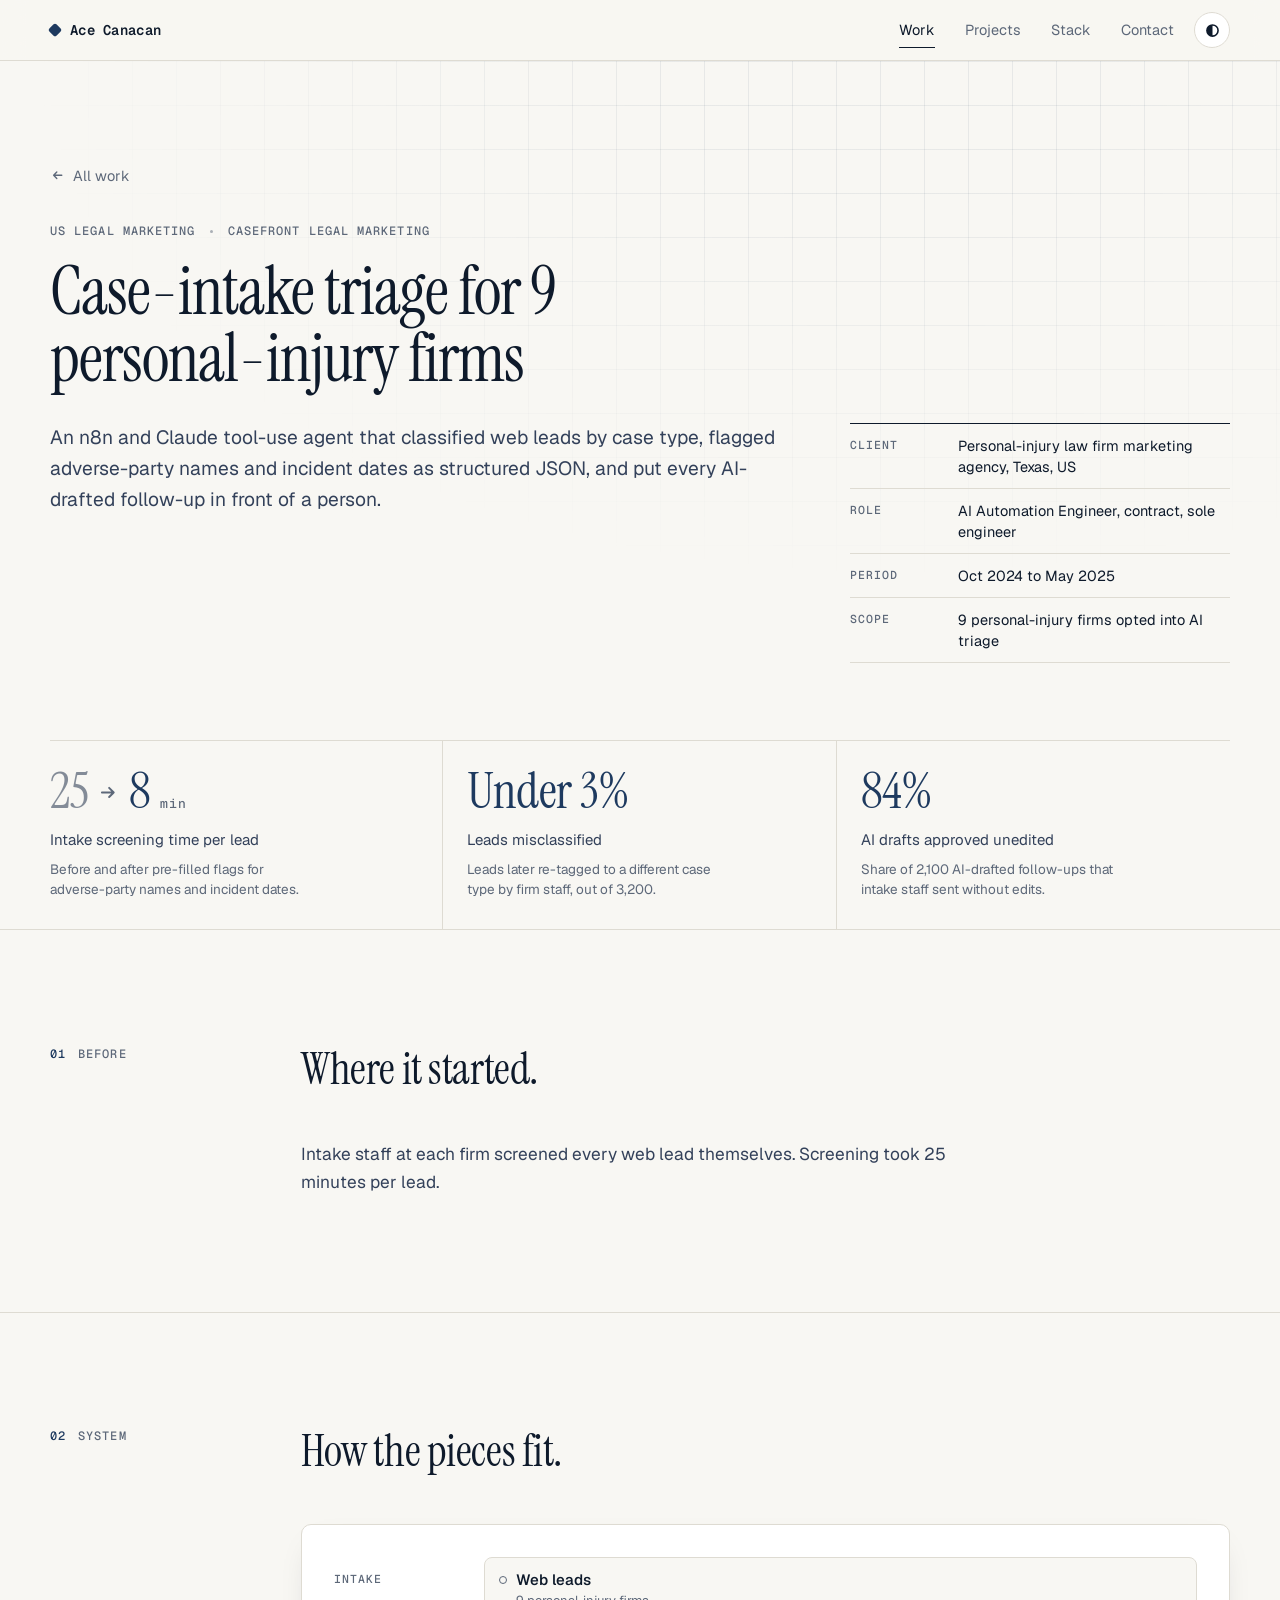
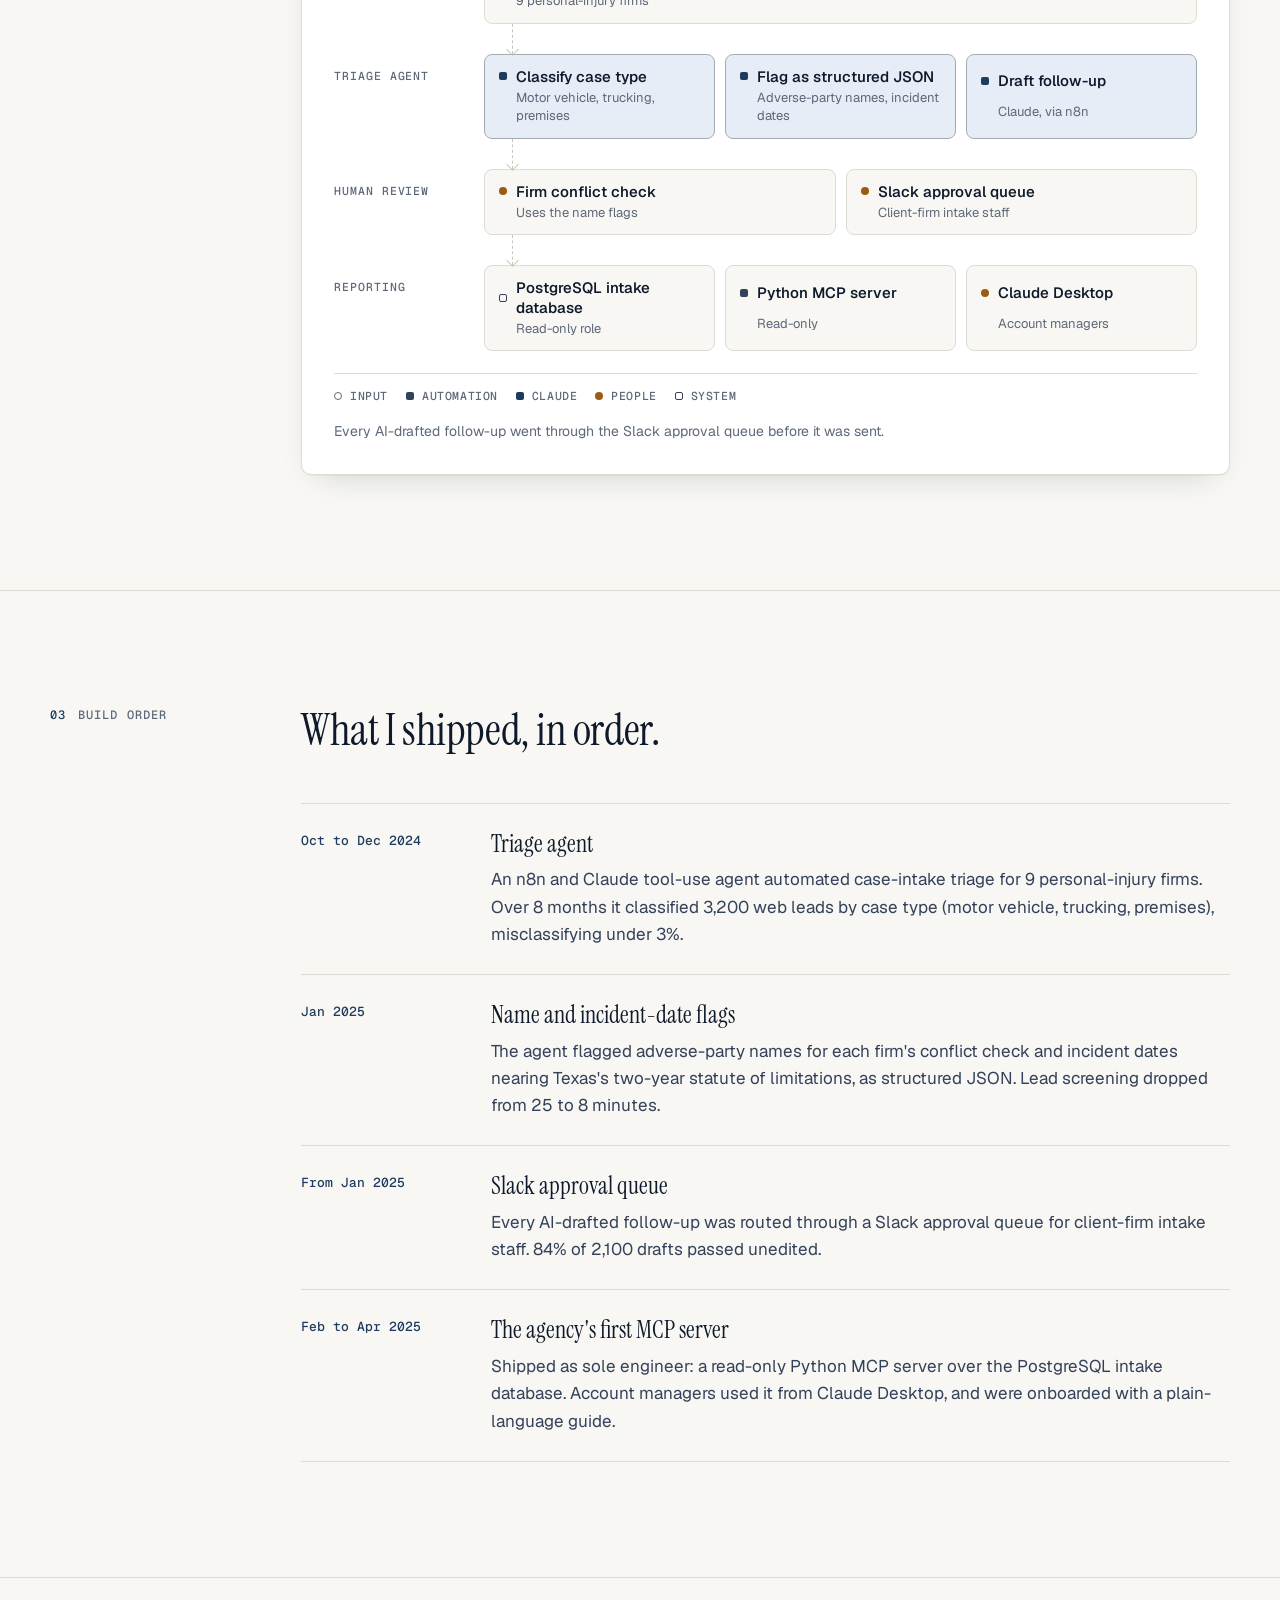
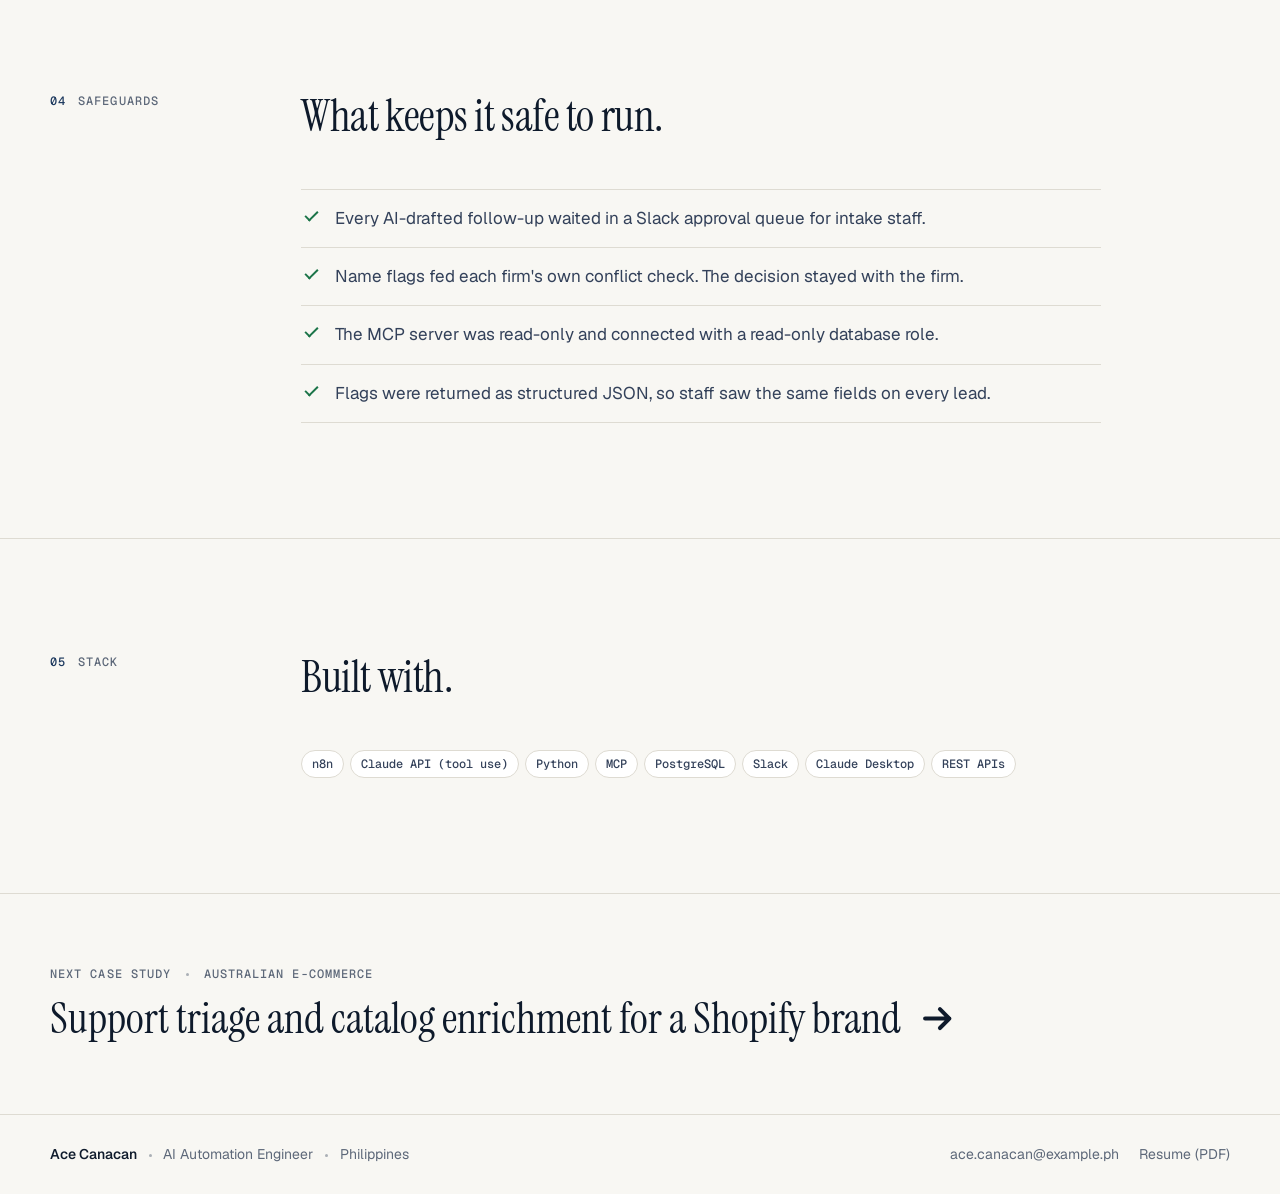
<file: work/casefront-legal/index.html>
<!doctype html>
<html lang="en">
<head>
<meta charset="utf-8">
<meta name="viewport" content="width=device-width, initial-scale=1">
<meta name="robots" content="noindex">
<title>Case-intake triage for 9 personal-injury firms · Ace Canacan</title>
<meta name="description" content="An n8n and Claude tool-use agent that classified web leads by case type, flagged adverse-party names and incident dates as structured JSON, and put every AI-drafted follow-up in front of a person.">
<link rel="preload" href="../../assets/fonts/geist-latin-wght-normal.woff2" as="font" type="font/woff2" crossorigin>
<link rel="preload" href="../../assets/fonts/instrument-serif-latin-400-normal.woff2" as="font" type="font/woff2" crossorigin>
<link rel="stylesheet" href="../../assets/site.css">
<script>(function(){try{var t=localStorage.getItem('theme');if(t==='light'||t==='dark')document.documentElement.setAttribute('data-theme',t);}catch(e){}document.documentElement.classList.add('js');})();</script>
</head>
<body data-page="work">
<a class="skip" href="#main">Skip to content</a>
<header class="site-head">
  <div class="wrap site-head__in">
    <a class="brand" href="../../index.html"><span class="brand__mark" aria-hidden="true"></span>Ace Canacan</a>
    <nav class="nav" aria-label="Primary">
      <a href="../../index.html#work" aria-current="page">Work</a>
      <a href="../../index.html#projects">Projects</a>
      <a href="../../index.html#stack">Stack</a>
      <a href="../../index.html#contact">Contact</a>
    </nav>
    <button class="theme" type="button" aria-label="Switch color theme" data-theme-toggle><svg class="i" viewBox="0 0 16 16" aria-hidden="true"><circle cx="8" cy="8" r="5.25" fill="none" stroke="currentColor" stroke-width="1.5"/><path d="M8 2.75a5.25 5.25 0 0 0 0 10.5z" fill="currentColor"/></svg></button>
  </div>
</header>
<main id="main">

<section class="case-head">
  <div class="hero__grid" aria-hidden="true"></div>
  <div class="wrap">
    <a class="back" href="../../index.html#work"><svg class="i" viewBox="0 0 16 16" aria-hidden="true"><path d="M13 8H4M7.5 4.5 4 8l3.5 3.5" fill="none" stroke="currentColor" stroke-width="1.5" stroke-linecap="round" stroke-linejoin="round"/></svg> All work</a>
    <p class="eyebrow">US legal marketing <span class="dot" aria-hidden="true"></span> Casefront Legal Marketing</p>
    <h1 class="display display--md">Case-intake triage for 9 personal-injury firms</h1>
    <div class="case-head__row">
      <p class="lede">An n8n and Claude tool-use agent that classified web leads by case type, flagged adverse-party names and incident dates as structured JSON, and put every AI-drafted follow-up in front of a person.</p>
      <dl class="facts"><div><dt>Client</dt><dd>Personal-injury law firm marketing agency, Texas, US</dd></div><div><dt>Role</dt><dd>AI Automation Engineer, contract, sole engineer</dd></div><div><dt>Period</dt><dd>Oct 2024 to May 2025</dd></div><div><dt>Scope</dt><dd>9 personal-injury firms opted into AI triage</dd></div></dl>
    </div>
    <div class="proof proof--3" aria-label="Results"><div class="metric reveal"><p class="metric__fig"><span class="sr">from 25 to 8 min</span><span aria-hidden="true" class="metric__row"><span class="metric__was">25</span><span class="metric__arrow" aria-hidden="true"><svg class="i" viewBox="0 0 16 16" aria-hidden="true"><path d="M3 8h9M8.5 4.5 12 8l-3.5 3.5" fill="none" stroke="currentColor" stroke-width="1.5" stroke-linecap="round" stroke-linejoin="round"/></svg></span><span class="metric__now" data-count data-from="25">8</span><span class="metric__unit">min</span></span></p><p class="metric__label">Intake screening time per lead</p><p class="metric__basis">Before and after pre-filled flags for adverse-party names and incident dates.</p></div><div class="metric reveal"><p class="metric__fig"><span class="sr">Under 3%</span><span aria-hidden="true" class="metric__row"><span class="metric__now">Under 3%</span></span></p><p class="metric__label">Leads misclassified</p><p class="metric__basis">Leads later re-tagged to a different case type by firm staff, out of 3,200.</p></div><div class="metric reveal"><p class="metric__fig"><span class="sr">84%</span><span aria-hidden="true" class="metric__row"><span class="metric__now">84%</span></span></p><p class="metric__label">AI drafts approved unedited</p><p class="metric__basis">Share of 2,100 AI-drafted follow-ups that intake staff sent without edits.</p></div></div>
  </div>
</section><section class="sec" id="before" aria-labelledby="before-h"><div class="wrap sec__grid"><div class="sec__side"><p class="eyebrow sec__label">Before</p></div><div class="sec__main"><h2 id="before-h" class="h2">Where it started.</h2><p class="prose reveal">Intake staff at each firm screened every web lead themselves. Screening took 25 minutes per lead.</p></div></div></section><section class="sec" id="system" aria-labelledby="system-h"><div class="wrap sec__grid"><div class="sec__side"><p class="eyebrow sec__label">System</p></div><div class="sec__main"><h2 id="system-h" class="h2">How the pieces fit.</h2><figure class="figure reveal"><div class="lanes" role="group" aria-label="System diagram"><div class="lane"><p class="lane__label">Intake</p><ol class="lane__nodes" style="--n:1"><li class="node node--source k-source"><span class="node__k" aria-hidden="true"></span><span class="node__t">Web leads</span><span class="node__s">9 personal-injury firms</span></li></ol></div><div class="lane"><p class="lane__label">Triage agent</p><ol class="lane__nodes" style="--n:3"><li class="node node--model k-model"><span class="node__k" aria-hidden="true"></span><span class="node__t">Classify case type</span><span class="node__s">Motor vehicle, trucking, premises</span></li><li class="node node--model k-model"><span class="node__k" aria-hidden="true"></span><span class="node__t">Flag as structured JSON</span><span class="node__s">Adverse-party names, incident dates</span></li><li class="node node--model k-model"><span class="node__k" aria-hidden="true"></span><span class="node__t">Draft follow-up</span><span class="node__s">Claude, via n8n</span></li></ol></div><div class="lane"><p class="lane__label">Human review</p><ol class="lane__nodes" style="--n:2"><li class="node node--human k-human"><span class="node__k" aria-hidden="true"></span><span class="node__t">Firm conflict check</span><span class="node__s">Uses the name flags</span></li><li class="node node--human k-human"><span class="node__k" aria-hidden="true"></span><span class="node__t">Slack approval queue</span><span class="node__s">Client-firm intake staff</span></li></ol></div><div class="lane"><p class="lane__label">Reporting</p><ol class="lane__nodes" style="--n:3"><li class="node node--store k-store"><span class="node__k" aria-hidden="true"></span><span class="node__t">PostgreSQL intake database</span><span class="node__s">Read-only role</span></li><li class="node node--process k-process"><span class="node__k" aria-hidden="true"></span><span class="node__t">Python MCP server</span><span class="node__s">Read-only</span></li><li class="node node--human k-human"><span class="node__k" aria-hidden="true"></span><span class="node__t">Claude Desktop</span><span class="node__s">Account managers</span></li></ol></div></div><ul class="legend" aria-label="Diagram key"><li class="k-source"><span class="node__k" aria-hidden="true"></span>Input</li><li class="k-process"><span class="node__k" aria-hidden="true"></span>Automation</li><li class="k-model"><span class="node__k" aria-hidden="true"></span>Claude</li><li class="k-human"><span class="node__k" aria-hidden="true"></span>People</li><li class="k-store"><span class="node__k" aria-hidden="true"></span>System</li></ul><figcaption>Every AI-drafted follow-up went through the Slack approval queue before it was sent.</figcaption></figure></div></div></section><section class="sec" id="built" aria-labelledby="built-h"><div class="wrap sec__grid"><div class="sec__side"><p class="eyebrow sec__label">Build order</p></div><div class="sec__main"><h2 id="built-h" class="h2">What I shipped, in order.</h2><ol class="steps"><li class="step reveal"><p class="step__when">Oct to Dec 2024</p><div><h3>Triage agent</h3><p>An n8n and Claude tool-use agent automated case-intake triage for 9 personal-injury firms. Over 8 months it classified 3,200 web leads by case type (motor vehicle, trucking, premises), misclassifying under 3%.</p></div></li><li class="step reveal"><p class="step__when">Jan 2025</p><div><h3>Name and incident-date flags</h3><p>The agent flagged adverse-party names for each firm&#x27;s conflict check and incident dates nearing Texas&#x27;s two-year statute of limitations, as structured JSON. Lead screening dropped from 25 to 8 minutes.</p></div></li><li class="step reveal"><p class="step__when">From Jan 2025</p><div><h3>Slack approval queue</h3><p>Every AI-drafted follow-up was routed through a Slack approval queue for client-firm intake staff. 84% of 2,100 drafts passed unedited.</p></div></li><li class="step reveal"><p class="step__when">Feb to Apr 2025</p><div><h3>The agency&#x27;s first MCP server</h3><p>Shipped as sole engineer: a read-only Python MCP server over the PostgreSQL intake database. Account managers used it from Claude Desktop, and were onboarded with a plain-language guide.</p></div></li></ol></div></div></section><section class="sec" id="safeguards" aria-labelledby="safeguards-h"><div class="wrap sec__grid"><div class="sec__side"><p class="eyebrow sec__label">Safeguards</p></div><div class="sec__main"><h2 id="safeguards-h" class="h2">What keeps it safe to run.</h2><ul class="checks reveal"><li>Every AI-drafted follow-up waited in a Slack approval queue for intake staff.</li><li>Name flags fed each firm&#x27;s own conflict check. The decision stayed with the firm.</li><li>The MCP server was read-only and connected with a read-only database role.</li><li>Flags were returned as structured JSON, so staff saw the same fields on every lead.</li></ul></div></div></section><section class="sec" id="stack" aria-labelledby="stack-h"><div class="wrap sec__grid"><div class="sec__side"><p class="eyebrow sec__label">Stack</p></div><div class="sec__main"><h2 id="stack-h" class="h2">Built with.</h2><div class="reveal"><ul class="chips"><li>n8n</li><li>Claude API (tool use)</li><li>Python</li><li>MCP</li><li>PostgreSQL</li><li>Slack</li><li>Claude Desktop</li><li>REST APIs</li></ul></div></div></div></section>
<section class="next">
  <div class="wrap">
    <a class="next__a" href="../../work/saltgum-supply/index.html">
      <span class="eyebrow">Next case study <span class="dot" aria-hidden="true"></span> Australian e-commerce</span>
      <span class="next__t">Support triage and catalog enrichment for a Shopify brand <svg class="i" viewBox="0 0 16 16" aria-hidden="true"><path d="M3 8h9M8.5 4.5 12 8l-3.5 3.5" fill="none" stroke="currentColor" stroke-width="1.5" stroke-linecap="round" stroke-linejoin="round"/></svg></span>
    </a>
  </div>
</section>
</main>
<footer class="site-foot">
  <div class="wrap site-foot__in">
    <p><strong>Ace Canacan</strong> <span class="dot" aria-hidden="true"></span> AI Automation Engineer <span class="dot" aria-hidden="true"></span> Philippines</p>
    <p class="site-foot__links">
      <a href="mailto:ace.canacan@example.ph">ace.canacan@example.ph</a>
      <a href="../../assets/Ace-Canacan-Resume.pdf">Resume (PDF)</a>
    </p>
  </div>
</footer>

<script src="../../assets/site.js" defer></script>
</body>
</html>
</file>
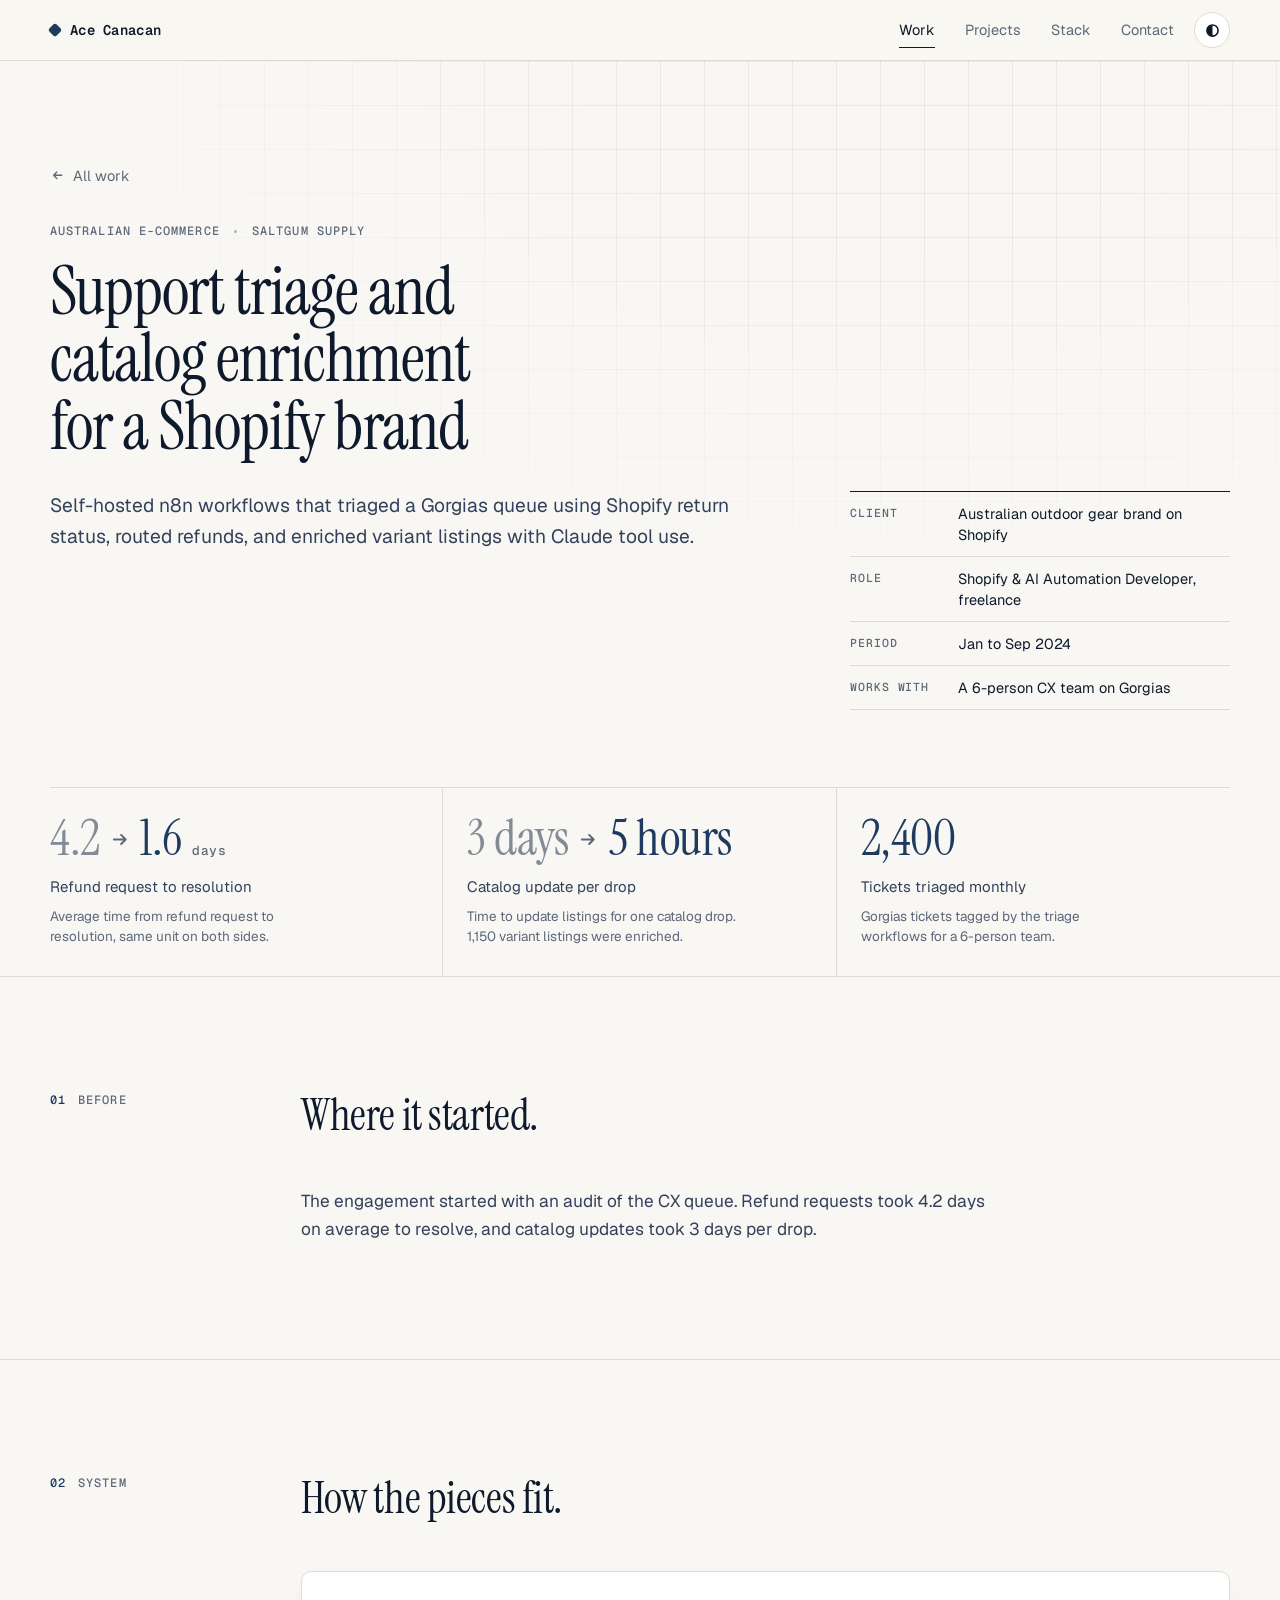
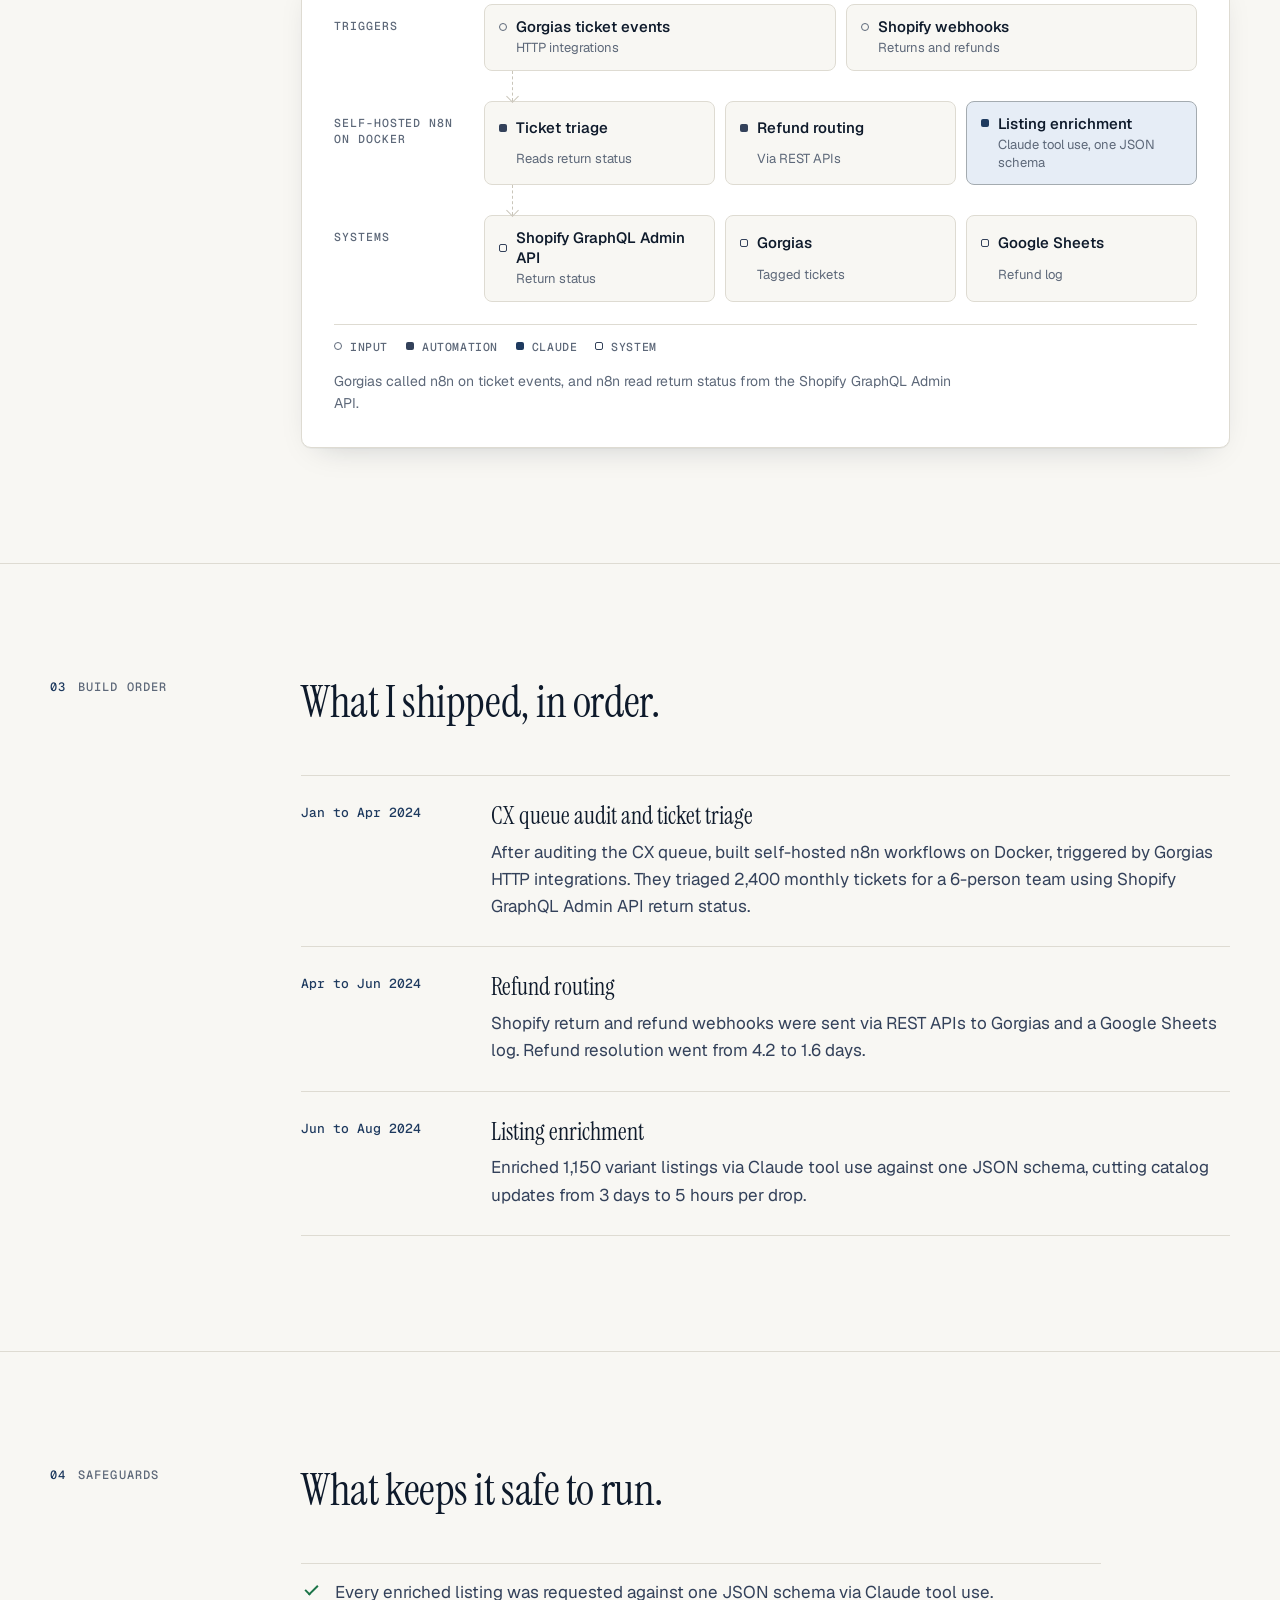
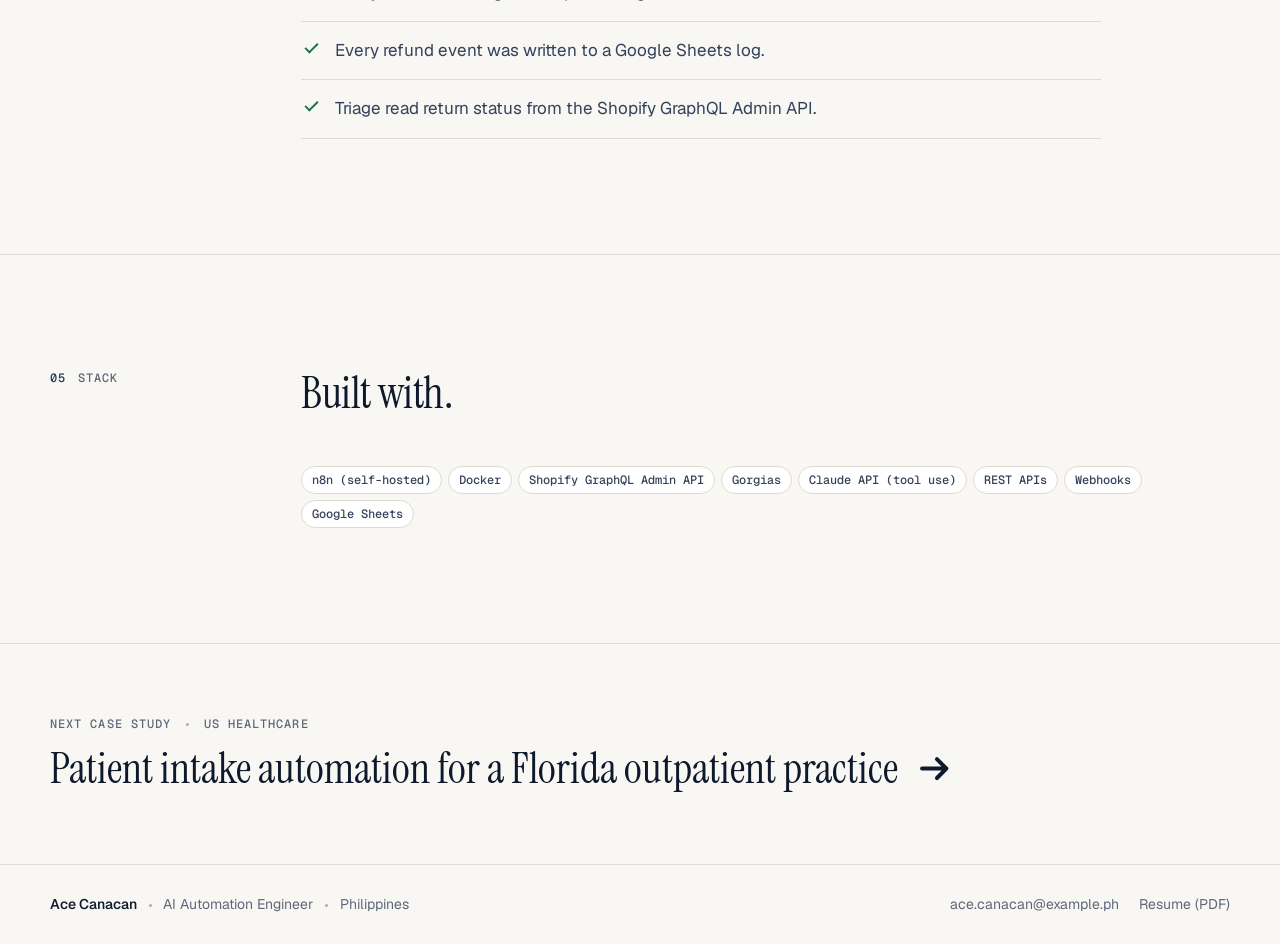
<file: work/saltgum-supply/index.html>
<!doctype html>
<html lang="en">
<head>
<meta charset="utf-8">
<meta name="viewport" content="width=device-width, initial-scale=1">
<meta name="robots" content="noindex">
<title>Support triage and catalog enrichment for a Shopify brand · Ace Canacan</title>
<meta name="description" content="Self-hosted n8n workflows that triaged a Gorgias queue using Shopify return status, routed refunds, and enriched variant listings with Claude tool use.">
<link rel="preload" href="../../assets/fonts/geist-latin-wght-normal.woff2" as="font" type="font/woff2" crossorigin>
<link rel="preload" href="../../assets/fonts/instrument-serif-latin-400-normal.woff2" as="font" type="font/woff2" crossorigin>
<link rel="stylesheet" href="../../assets/site.css">
<script>(function(){try{var t=localStorage.getItem('theme');if(t==='light'||t==='dark')document.documentElement.setAttribute('data-theme',t);}catch(e){}document.documentElement.classList.add('js');})();</script>
</head>
<body data-page="work">
<a class="skip" href="#main">Skip to content</a>
<header class="site-head">
  <div class="wrap site-head__in">
    <a class="brand" href="../../index.html"><span class="brand__mark" aria-hidden="true"></span>Ace Canacan</a>
    <nav class="nav" aria-label="Primary">
      <a href="../../index.html#work" aria-current="page">Work</a>
      <a href="../../index.html#projects">Projects</a>
      <a href="../../index.html#stack">Stack</a>
      <a href="../../index.html#contact">Contact</a>
    </nav>
    <button class="theme" type="button" aria-label="Switch color theme" data-theme-toggle><svg class="i" viewBox="0 0 16 16" aria-hidden="true"><circle cx="8" cy="8" r="5.25" fill="none" stroke="currentColor" stroke-width="1.5"/><path d="M8 2.75a5.25 5.25 0 0 0 0 10.5z" fill="currentColor"/></svg></button>
  </div>
</header>
<main id="main">

<section class="case-head">
  <div class="hero__grid" aria-hidden="true"></div>
  <div class="wrap">
    <a class="back" href="../../index.html#work"><svg class="i" viewBox="0 0 16 16" aria-hidden="true"><path d="M13 8H4M7.5 4.5 4 8l3.5 3.5" fill="none" stroke="currentColor" stroke-width="1.5" stroke-linecap="round" stroke-linejoin="round"/></svg> All work</a>
    <p class="eyebrow">Australian e-commerce <span class="dot" aria-hidden="true"></span> Saltgum Supply</p>
    <h1 class="display display--md">Support triage and catalog enrichment for a Shopify brand</h1>
    <div class="case-head__row">
      <p class="lede">Self-hosted n8n workflows that triaged a Gorgias queue using Shopify return status, routed refunds, and enriched variant listings with Claude tool use.</p>
      <dl class="facts"><div><dt>Client</dt><dd>Australian outdoor gear brand on Shopify</dd></div><div><dt>Role</dt><dd>Shopify &amp; AI Automation Developer, freelance</dd></div><div><dt>Period</dt><dd>Jan to Sep 2024</dd></div><div><dt>Works with</dt><dd>A 6-person CX team on Gorgias</dd></div></dl>
    </div>
    <div class="proof proof--3" aria-label="Results"><div class="metric reveal"><p class="metric__fig"><span class="sr">from 4.2 to 1.6 days</span><span aria-hidden="true" class="metric__row"><span class="metric__was">4.2</span><span class="metric__arrow" aria-hidden="true"><svg class="i" viewBox="0 0 16 16" aria-hidden="true"><path d="M3 8h9M8.5 4.5 12 8l-3.5 3.5" fill="none" stroke="currentColor" stroke-width="1.5" stroke-linecap="round" stroke-linejoin="round"/></svg></span><span class="metric__now" data-count data-from="4.2">1.6</span><span class="metric__unit">days</span></span></p><p class="metric__label">Refund request to resolution</p><p class="metric__basis">Average time from refund request to resolution, same unit on both sides.</p></div><div class="metric reveal"><p class="metric__fig"><span class="sr">from 3 days to 5 hours</span><span aria-hidden="true" class="metric__row"><span class="metric__was">3 days</span><span class="metric__arrow" aria-hidden="true"><svg class="i" viewBox="0 0 16 16" aria-hidden="true"><path d="M3 8h9M8.5 4.5 12 8l-3.5 3.5" fill="none" stroke="currentColor" stroke-width="1.5" stroke-linecap="round" stroke-linejoin="round"/></svg></span><span class="metric__now" data-count data-from="3 days">5 hours</span></span></p><p class="metric__label">Catalog update per drop</p><p class="metric__basis">Time to update listings for one catalog drop. 1,150 variant listings were enriched.</p></div><div class="metric reveal"><p class="metric__fig"><span class="sr">2,400</span><span aria-hidden="true" class="metric__row"><span class="metric__now">2,400</span></span></p><p class="metric__label">Tickets triaged monthly</p><p class="metric__basis">Gorgias tickets tagged by the triage workflows for a 6-person team.</p></div></div>
  </div>
</section><section class="sec" id="before" aria-labelledby="before-h"><div class="wrap sec__grid"><div class="sec__side"><p class="eyebrow sec__label">Before</p></div><div class="sec__main"><h2 id="before-h" class="h2">Where it started.</h2><p class="prose reveal">The engagement started with an audit of the CX queue. Refund requests took 4.2 days on average to resolve, and catalog updates took 3 days per drop.</p></div></div></section><section class="sec" id="system" aria-labelledby="system-h"><div class="wrap sec__grid"><div class="sec__side"><p class="eyebrow sec__label">System</p></div><div class="sec__main"><h2 id="system-h" class="h2">How the pieces fit.</h2><figure class="figure reveal"><div class="lanes" role="group" aria-label="System diagram"><div class="lane"><p class="lane__label">Triggers</p><ol class="lane__nodes" style="--n:2"><li class="node node--source k-source"><span class="node__k" aria-hidden="true"></span><span class="node__t">Gorgias ticket events</span><span class="node__s">HTTP integrations</span></li><li class="node node--source k-source"><span class="node__k" aria-hidden="true"></span><span class="node__t">Shopify webhooks</span><span class="node__s">Returns and refunds</span></li></ol></div><div class="lane"><p class="lane__label">Self-hosted n8n on Docker</p><ol class="lane__nodes" style="--n:3"><li class="node node--process k-process"><span class="node__k" aria-hidden="true"></span><span class="node__t">Ticket triage</span><span class="node__s">Reads return status</span></li><li class="node node--process k-process"><span class="node__k" aria-hidden="true"></span><span class="node__t">Refund routing</span><span class="node__s">Via REST APIs</span></li><li class="node node--model k-model"><span class="node__k" aria-hidden="true"></span><span class="node__t">Listing enrichment</span><span class="node__s">Claude tool use, one JSON schema</span></li></ol></div><div class="lane"><p class="lane__label">Systems</p><ol class="lane__nodes" style="--n:3"><li class="node node--store k-store"><span class="node__k" aria-hidden="true"></span><span class="node__t">Shopify GraphQL Admin API</span><span class="node__s">Return status</span></li><li class="node node--store k-store"><span class="node__k" aria-hidden="true"></span><span class="node__t">Gorgias</span><span class="node__s">Tagged tickets</span></li><li class="node node--store k-store"><span class="node__k" aria-hidden="true"></span><span class="node__t">Google Sheets</span><span class="node__s">Refund log</span></li></ol></div></div><ul class="legend" aria-label="Diagram key"><li class="k-source"><span class="node__k" aria-hidden="true"></span>Input</li><li class="k-process"><span class="node__k" aria-hidden="true"></span>Automation</li><li class="k-model"><span class="node__k" aria-hidden="true"></span>Claude</li><li class="k-store"><span class="node__k" aria-hidden="true"></span>System</li></ul><figcaption>Gorgias called n8n on ticket events, and n8n read return status from the Shopify GraphQL Admin API.</figcaption></figure></div></div></section><section class="sec" id="built" aria-labelledby="built-h"><div class="wrap sec__grid"><div class="sec__side"><p class="eyebrow sec__label">Build order</p></div><div class="sec__main"><h2 id="built-h" class="h2">What I shipped, in order.</h2><ol class="steps"><li class="step reveal"><p class="step__when">Jan to Apr 2024</p><div><h3>CX queue audit and ticket triage</h3><p>After auditing the CX queue, built self-hosted n8n workflows on Docker, triggered by Gorgias HTTP integrations. They triaged 2,400 monthly tickets for a 6-person team using Shopify GraphQL Admin API return status.</p></div></li><li class="step reveal"><p class="step__when">Apr to Jun 2024</p><div><h3>Refund routing</h3><p>Shopify return and refund webhooks were sent via REST APIs to Gorgias and a Google Sheets log. Refund resolution went from 4.2 to 1.6 days.</p></div></li><li class="step reveal"><p class="step__when">Jun to Aug 2024</p><div><h3>Listing enrichment</h3><p>Enriched 1,150 variant listings via Claude tool use against one JSON schema, cutting catalog updates from 3 days to 5 hours per drop.</p></div></li></ol></div></div></section><section class="sec" id="safeguards" aria-labelledby="safeguards-h"><div class="wrap sec__grid"><div class="sec__side"><p class="eyebrow sec__label">Safeguards</p></div><div class="sec__main"><h2 id="safeguards-h" class="h2">What keeps it safe to run.</h2><ul class="checks reveal"><li>Every enriched listing was requested against one JSON schema via Claude tool use.</li><li>Every refund event was written to a Google Sheets log.</li><li>Triage read return status from the Shopify GraphQL Admin API.</li></ul></div></div></section><section class="sec" id="stack" aria-labelledby="stack-h"><div class="wrap sec__grid"><div class="sec__side"><p class="eyebrow sec__label">Stack</p></div><div class="sec__main"><h2 id="stack-h" class="h2">Built with.</h2><div class="reveal"><ul class="chips"><li>n8n (self-hosted)</li><li>Docker</li><li>Shopify GraphQL Admin API</li><li>Gorgias</li><li>Claude API (tool use)</li><li>REST APIs</li><li>Webhooks</li><li>Google Sheets</li></ul></div></div></div></section>
<section class="next">
  <div class="wrap">
    <a class="next__a" href="../../work/those-who-care/index.html">
      <span class="eyebrow">Next case study <span class="dot" aria-hidden="true"></span> US healthcare</span>
      <span class="next__t">Patient intake automation for a Florida outpatient practice <svg class="i" viewBox="0 0 16 16" aria-hidden="true"><path d="M3 8h9M8.5 4.5 12 8l-3.5 3.5" fill="none" stroke="currentColor" stroke-width="1.5" stroke-linecap="round" stroke-linejoin="round"/></svg></span>
    </a>
  </div>
</section>
</main>
<footer class="site-foot">
  <div class="wrap site-foot__in">
    <p><strong>Ace Canacan</strong> <span class="dot" aria-hidden="true"></span> AI Automation Engineer <span class="dot" aria-hidden="true"></span> Philippines</p>
    <p class="site-foot__links">
      <a href="mailto:ace.canacan@example.ph">ace.canacan@example.ph</a>
      <a href="../../assets/Ace-Canacan-Resume.pdf">Resume (PDF)</a>
    </p>
  </div>
</footer>

<script src="../../assets/site.js" defer></script>
</body>
</html>
</file>
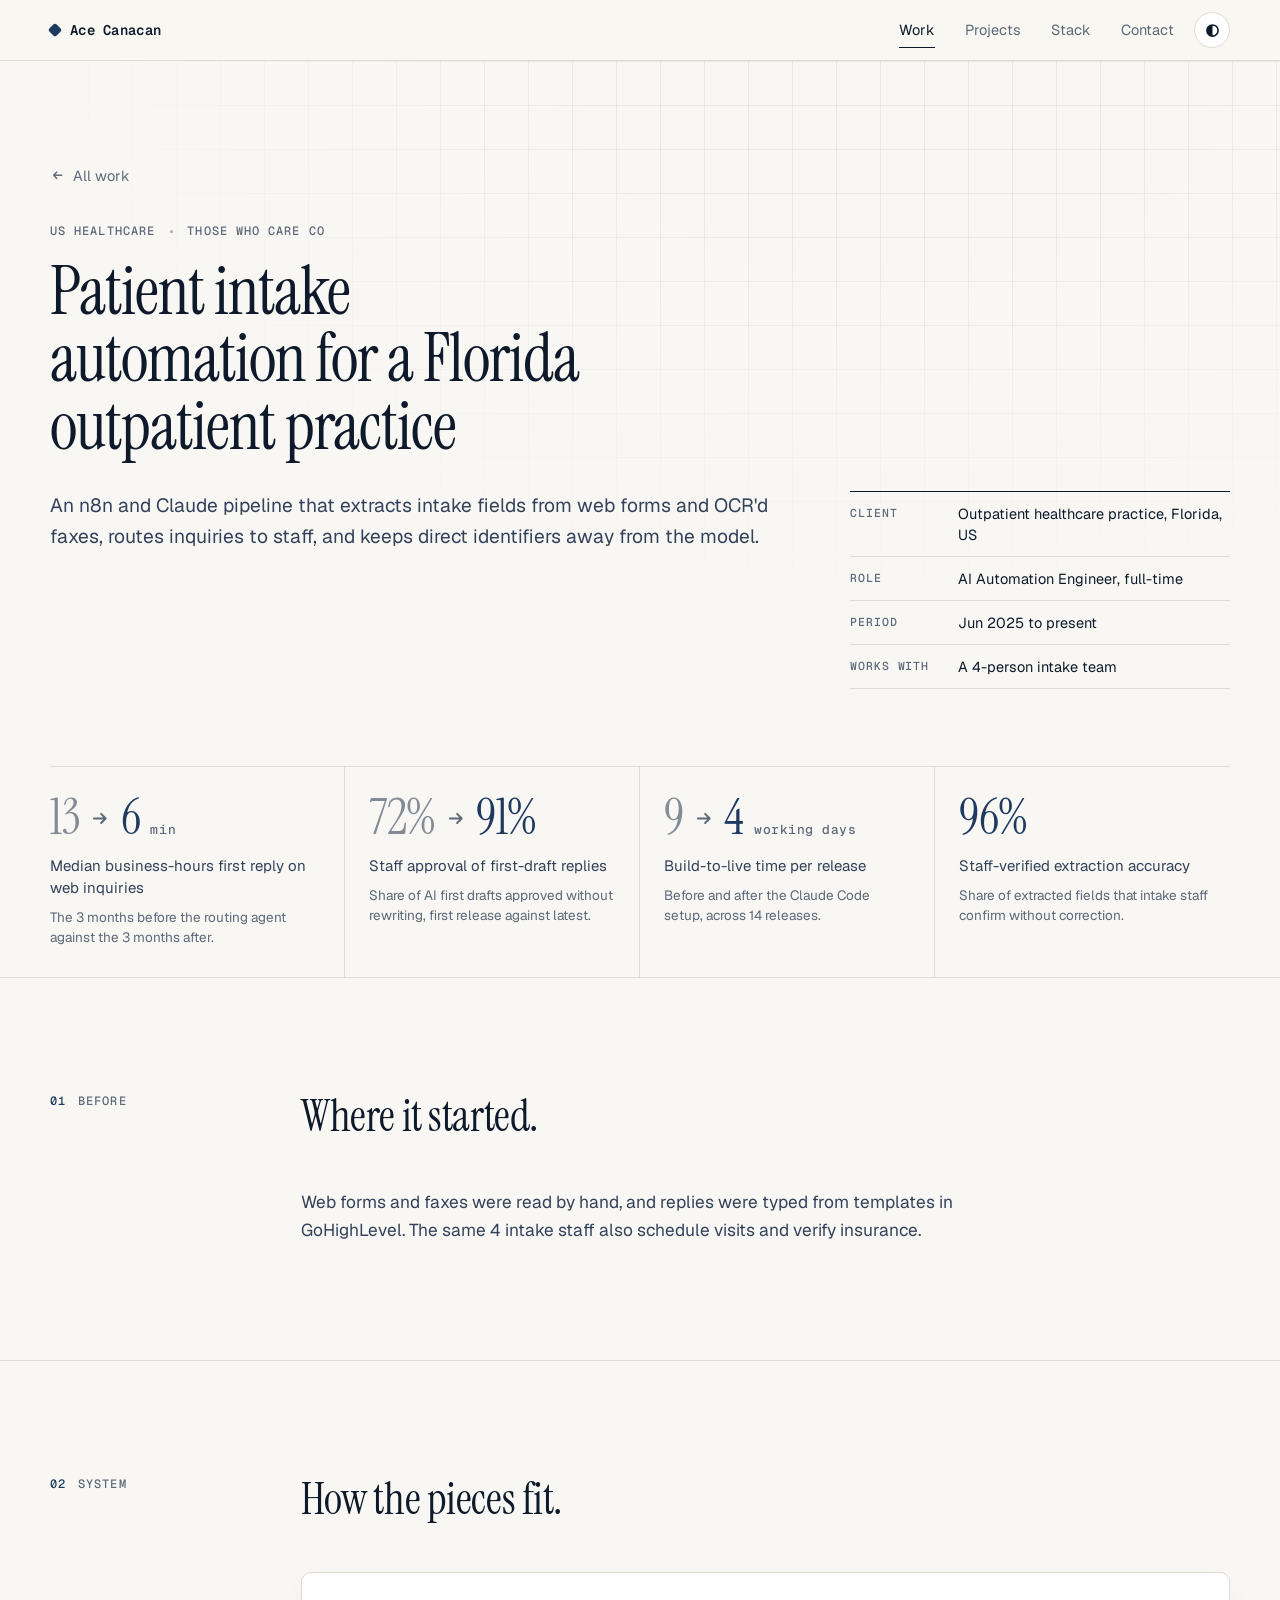
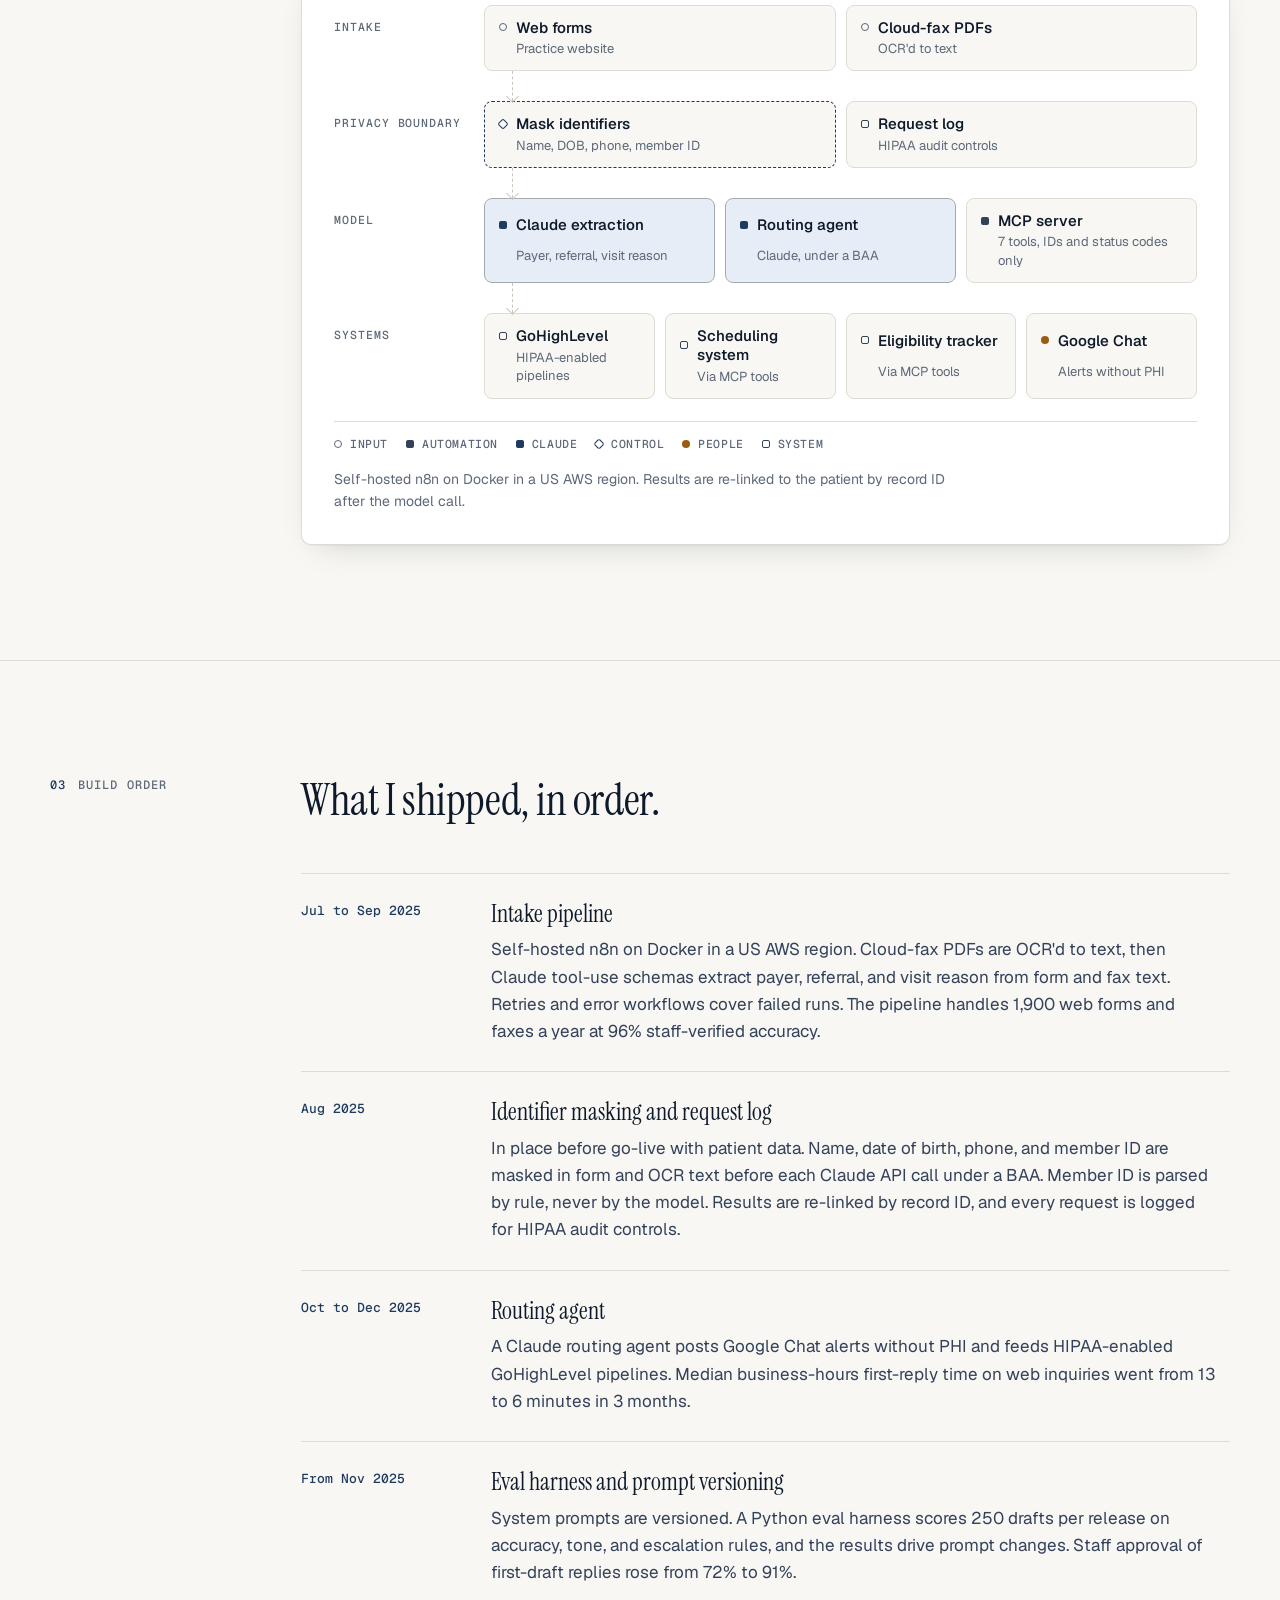
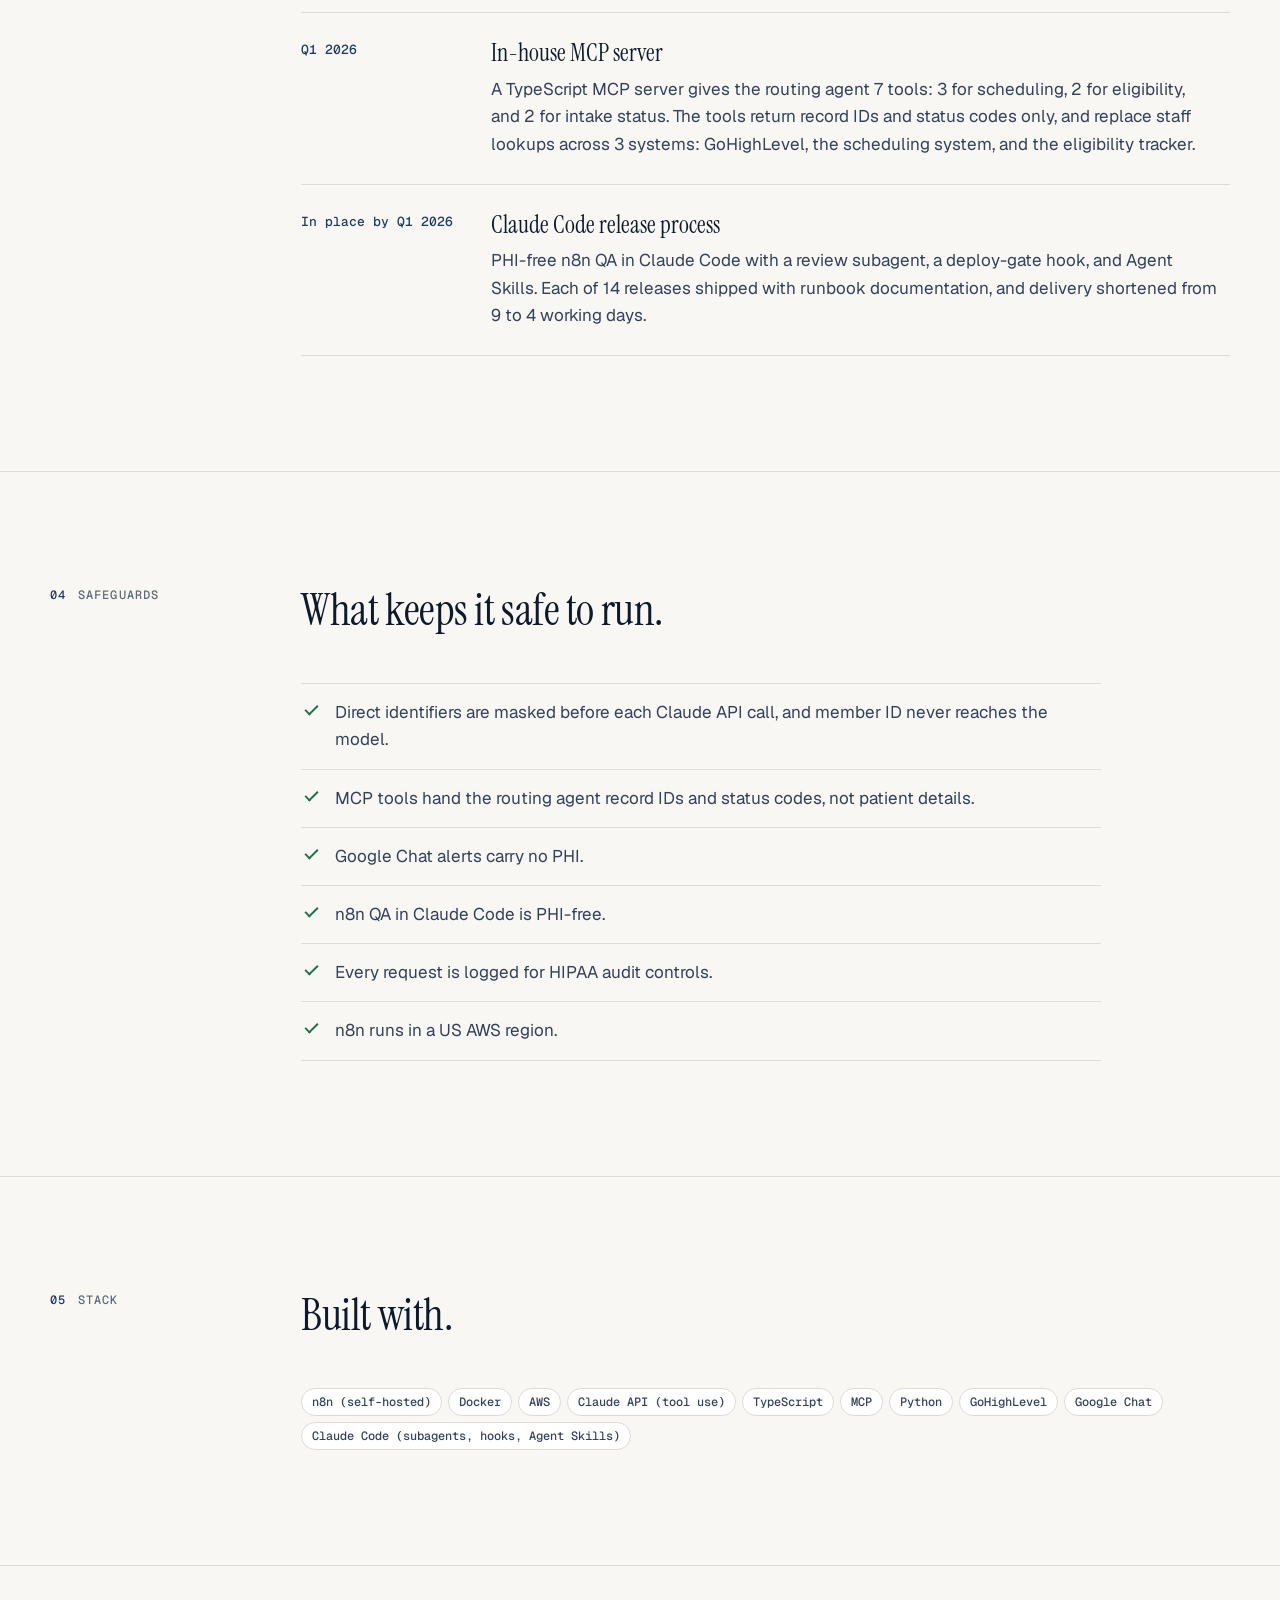
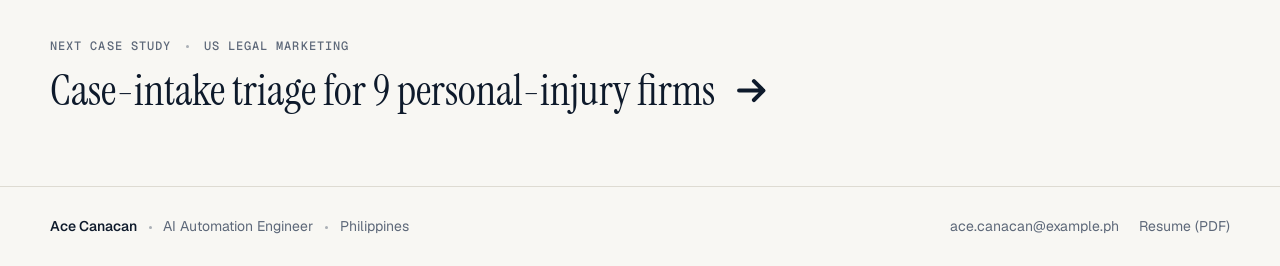
<file: work/those-who-care/index.html>
<!doctype html>
<html lang="en">
<head>
<meta charset="utf-8">
<meta name="viewport" content="width=device-width, initial-scale=1">
<meta name="robots" content="noindex">
<title>Patient intake automation for a Florida outpatient practice · Ace Canacan</title>
<meta name="description" content="An n8n and Claude pipeline that extracts intake fields from web forms and OCR&#x27;d faxes, routes inquiries to staff, and keeps direct identifiers away from the model.">
<link rel="preload" href="../../assets/fonts/geist-latin-wght-normal.woff2" as="font" type="font/woff2" crossorigin>
<link rel="preload" href="../../assets/fonts/instrument-serif-latin-400-normal.woff2" as="font" type="font/woff2" crossorigin>
<link rel="stylesheet" href="../../assets/site.css">
<script>(function(){try{var t=localStorage.getItem('theme');if(t==='light'||t==='dark')document.documentElement.setAttribute('data-theme',t);}catch(e){}document.documentElement.classList.add('js');})();</script>
</head>
<body data-page="work">
<a class="skip" href="#main">Skip to content</a>
<header class="site-head">
  <div class="wrap site-head__in">
    <a class="brand" href="../../index.html"><span class="brand__mark" aria-hidden="true"></span>Ace Canacan</a>
    <nav class="nav" aria-label="Primary">
      <a href="../../index.html#work" aria-current="page">Work</a>
      <a href="../../index.html#projects">Projects</a>
      <a href="../../index.html#stack">Stack</a>
      <a href="../../index.html#contact">Contact</a>
    </nav>
    <button class="theme" type="button" aria-label="Switch color theme" data-theme-toggle><svg class="i" viewBox="0 0 16 16" aria-hidden="true"><circle cx="8" cy="8" r="5.25" fill="none" stroke="currentColor" stroke-width="1.5"/><path d="M8 2.75a5.25 5.25 0 0 0 0 10.5z" fill="currentColor"/></svg></button>
  </div>
</header>
<main id="main">

<section class="case-head">
  <div class="hero__grid" aria-hidden="true"></div>
  <div class="wrap">
    <a class="back" href="../../index.html#work"><svg class="i" viewBox="0 0 16 16" aria-hidden="true"><path d="M13 8H4M7.5 4.5 4 8l3.5 3.5" fill="none" stroke="currentColor" stroke-width="1.5" stroke-linecap="round" stroke-linejoin="round"/></svg> All work</a>
    <p class="eyebrow">US healthcare <span class="dot" aria-hidden="true"></span> Those Who Care Co</p>
    <h1 class="display display--md">Patient intake automation for a Florida outpatient practice</h1>
    <div class="case-head__row">
      <p class="lede">An n8n and Claude pipeline that extracts intake fields from web forms and OCR&#x27;d faxes, routes inquiries to staff, and keeps direct identifiers away from the model.</p>
      <dl class="facts"><div><dt>Client</dt><dd>Outpatient healthcare practice, Florida, US</dd></div><div><dt>Role</dt><dd>AI Automation Engineer, full-time</dd></div><div><dt>Period</dt><dd>Jun 2025 to present</dd></div><div><dt>Works with</dt><dd>A 4-person intake team</dd></div></dl>
    </div>
    <div class="proof proof--4" aria-label="Results"><div class="metric reveal"><p class="metric__fig"><span class="sr">from 13 to 6 min</span><span aria-hidden="true" class="metric__row"><span class="metric__was">13</span><span class="metric__arrow" aria-hidden="true"><svg class="i" viewBox="0 0 16 16" aria-hidden="true"><path d="M3 8h9M8.5 4.5 12 8l-3.5 3.5" fill="none" stroke="currentColor" stroke-width="1.5" stroke-linecap="round" stroke-linejoin="round"/></svg></span><span class="metric__now" data-count data-from="13">6</span><span class="metric__unit">min</span></span></p><p class="metric__label">Median business-hours first reply on web inquiries</p><p class="metric__basis">The 3 months before the routing agent against the 3 months after.</p></div><div class="metric reveal"><p class="metric__fig"><span class="sr">from 72% to 91%</span><span aria-hidden="true" class="metric__row"><span class="metric__was">72%</span><span class="metric__arrow" aria-hidden="true"><svg class="i" viewBox="0 0 16 16" aria-hidden="true"><path d="M3 8h9M8.5 4.5 12 8l-3.5 3.5" fill="none" stroke="currentColor" stroke-width="1.5" stroke-linecap="round" stroke-linejoin="round"/></svg></span><span class="metric__now" data-count data-from="72%">91%</span></span></p><p class="metric__label">Staff approval of first-draft replies</p><p class="metric__basis">Share of AI first drafts approved without rewriting, first release against latest.</p></div><div class="metric reveal"><p class="metric__fig"><span class="sr">from 9 to 4 working days</span><span aria-hidden="true" class="metric__row"><span class="metric__was">9</span><span class="metric__arrow" aria-hidden="true"><svg class="i" viewBox="0 0 16 16" aria-hidden="true"><path d="M3 8h9M8.5 4.5 12 8l-3.5 3.5" fill="none" stroke="currentColor" stroke-width="1.5" stroke-linecap="round" stroke-linejoin="round"/></svg></span><span class="metric__now" data-count data-from="9">4</span><span class="metric__unit">working days</span></span></p><p class="metric__label">Build-to-live time per release</p><p class="metric__basis">Before and after the Claude Code setup, across 14 releases.</p></div><div class="metric reveal"><p class="metric__fig"><span class="sr">96%</span><span aria-hidden="true" class="metric__row"><span class="metric__now">96%</span></span></p><p class="metric__label">Staff-verified extraction accuracy</p><p class="metric__basis">Share of extracted fields that intake staff confirm without correction.</p></div></div>
  </div>
</section><section class="sec" id="before" aria-labelledby="before-h"><div class="wrap sec__grid"><div class="sec__side"><p class="eyebrow sec__label">Before</p></div><div class="sec__main"><h2 id="before-h" class="h2">Where it started.</h2><p class="prose reveal">Web forms and faxes were read by hand, and replies were typed from templates in GoHighLevel. The same 4 intake staff also schedule visits and verify insurance.</p></div></div></section><section class="sec" id="system" aria-labelledby="system-h"><div class="wrap sec__grid"><div class="sec__side"><p class="eyebrow sec__label">System</p></div><div class="sec__main"><h2 id="system-h" class="h2">How the pieces fit.</h2><figure class="figure reveal"><div class="lanes" role="group" aria-label="System diagram"><div class="lane"><p class="lane__label">Intake</p><ol class="lane__nodes" style="--n:2"><li class="node node--source k-source"><span class="node__k" aria-hidden="true"></span><span class="node__t">Web forms</span><span class="node__s">Practice website</span></li><li class="node node--source k-source"><span class="node__k" aria-hidden="true"></span><span class="node__t">Cloud-fax PDFs</span><span class="node__s">OCR&#x27;d to text</span></li></ol></div><div class="lane"><p class="lane__label">Privacy boundary</p><ol class="lane__nodes" style="--n:2"><li class="node node--guard k-guard"><span class="node__k" aria-hidden="true"></span><span class="node__t">Mask identifiers</span><span class="node__s">Name, DOB, phone, member ID</span></li><li class="node node--store k-store"><span class="node__k" aria-hidden="true"></span><span class="node__t">Request log</span><span class="node__s">HIPAA audit controls</span></li></ol></div><div class="lane"><p class="lane__label">Model</p><ol class="lane__nodes" style="--n:3"><li class="node node--model k-model"><span class="node__k" aria-hidden="true"></span><span class="node__t">Claude extraction</span><span class="node__s">Payer, referral, visit reason</span></li><li class="node node--model k-model"><span class="node__k" aria-hidden="true"></span><span class="node__t">Routing agent</span><span class="node__s">Claude, under a BAA</span></li><li class="node node--process k-process"><span class="node__k" aria-hidden="true"></span><span class="node__t">MCP server</span><span class="node__s">7 tools, IDs and status codes only</span></li></ol></div><div class="lane"><p class="lane__label">Systems</p><ol class="lane__nodes" style="--n:4"><li class="node node--store k-store"><span class="node__k" aria-hidden="true"></span><span class="node__t">GoHighLevel</span><span class="node__s">HIPAA-enabled pipelines</span></li><li class="node node--store k-store"><span class="node__k" aria-hidden="true"></span><span class="node__t">Scheduling system</span><span class="node__s">Via MCP tools</span></li><li class="node node--store k-store"><span class="node__k" aria-hidden="true"></span><span class="node__t">Eligibility tracker</span><span class="node__s">Via MCP tools</span></li><li class="node node--human k-human"><span class="node__k" aria-hidden="true"></span><span class="node__t">Google Chat</span><span class="node__s">Alerts without PHI</span></li></ol></div></div><ul class="legend" aria-label="Diagram key"><li class="k-source"><span class="node__k" aria-hidden="true"></span>Input</li><li class="k-process"><span class="node__k" aria-hidden="true"></span>Automation</li><li class="k-model"><span class="node__k" aria-hidden="true"></span>Claude</li><li class="k-guard"><span class="node__k" aria-hidden="true"></span>Control</li><li class="k-human"><span class="node__k" aria-hidden="true"></span>People</li><li class="k-store"><span class="node__k" aria-hidden="true"></span>System</li></ul><figcaption>Self-hosted n8n on Docker in a US AWS region. Results are re-linked to the patient by record ID after the model call.</figcaption></figure></div></div></section><section class="sec" id="built" aria-labelledby="built-h"><div class="wrap sec__grid"><div class="sec__side"><p class="eyebrow sec__label">Build order</p></div><div class="sec__main"><h2 id="built-h" class="h2">What I shipped, in order.</h2><ol class="steps"><li class="step reveal"><p class="step__when">Jul to Sep 2025</p><div><h3>Intake pipeline</h3><p>Self-hosted n8n on Docker in a US AWS region. Cloud-fax PDFs are OCR&#x27;d to text, then Claude tool-use schemas extract payer, referral, and visit reason from form and fax text. Retries and error workflows cover failed runs. The pipeline handles 1,900 web forms and faxes a year at 96% staff-verified accuracy.</p></div></li><li class="step reveal"><p class="step__when">Aug 2025</p><div><h3>Identifier masking and request log</h3><p>In place before go-live with patient data. Name, date of birth, phone, and member ID are masked in form and OCR text before each Claude API call under a BAA. Member ID is parsed by rule, never by the model. Results are re-linked by record ID, and every request is logged for HIPAA audit controls.</p></div></li><li class="step reveal"><p class="step__when">Oct to Dec 2025</p><div><h3>Routing agent</h3><p>A Claude routing agent posts Google Chat alerts without PHI and feeds HIPAA-enabled GoHighLevel pipelines. Median business-hours first-reply time on web inquiries went from 13 to 6 minutes in 3 months.</p></div></li><li class="step reveal"><p class="step__when">From Nov 2025</p><div><h3>Eval harness and prompt versioning</h3><p>System prompts are versioned. A Python eval harness scores 250 drafts per release on accuracy, tone, and escalation rules, and the results drive prompt changes. Staff approval of first-draft replies rose from 72% to 91%.</p></div></li><li class="step reveal"><p class="step__when">Q1 2026</p><div><h3>In-house MCP server</h3><p>A TypeScript MCP server gives the routing agent 7 tools: 3 for scheduling, 2 for eligibility, and 2 for intake status. The tools return record IDs and status codes only, and replace staff lookups across 3 systems: GoHighLevel, the scheduling system, and the eligibility tracker.</p></div></li><li class="step reveal"><p class="step__when">In place by Q1 2026</p><div><h3>Claude Code release process</h3><p>PHI-free n8n QA in Claude Code with a review subagent, a deploy-gate hook, and Agent Skills. Each of 14 releases shipped with runbook documentation, and delivery shortened from 9 to 4 working days.</p></div></li></ol></div></div></section><section class="sec" id="safeguards" aria-labelledby="safeguards-h"><div class="wrap sec__grid"><div class="sec__side"><p class="eyebrow sec__label">Safeguards</p></div><div class="sec__main"><h2 id="safeguards-h" class="h2">What keeps it safe to run.</h2><ul class="checks reveal"><li>Direct identifiers are masked before each Claude API call, and member ID never reaches the model.</li><li>MCP tools hand the routing agent record IDs and status codes, not patient details.</li><li>Google Chat alerts carry no PHI.</li><li>n8n QA in Claude Code is PHI-free.</li><li>Every request is logged for HIPAA audit controls.</li><li>n8n runs in a US AWS region.</li></ul></div></div></section><section class="sec" id="stack" aria-labelledby="stack-h"><div class="wrap sec__grid"><div class="sec__side"><p class="eyebrow sec__label">Stack</p></div><div class="sec__main"><h2 id="stack-h" class="h2">Built with.</h2><div class="reveal"><ul class="chips"><li>n8n (self-hosted)</li><li>Docker</li><li>AWS</li><li>Claude API (tool use)</li><li>TypeScript</li><li>MCP</li><li>Python</li><li>GoHighLevel</li><li>Google Chat</li><li>Claude Code (subagents, hooks, Agent Skills)</li></ul></div></div></div></section>
<section class="next">
  <div class="wrap">
    <a class="next__a" href="../../work/casefront-legal/index.html">
      <span class="eyebrow">Next case study <span class="dot" aria-hidden="true"></span> US legal marketing</span>
      <span class="next__t">Case-intake triage for 9 personal-injury firms <svg class="i" viewBox="0 0 16 16" aria-hidden="true"><path d="M3 8h9M8.5 4.5 12 8l-3.5 3.5" fill="none" stroke="currentColor" stroke-width="1.5" stroke-linecap="round" stroke-linejoin="round"/></svg></span>
    </a>
  </div>
</section>
</main>
<footer class="site-foot">
  <div class="wrap site-foot__in">
    <p><strong>Ace Canacan</strong> <span class="dot" aria-hidden="true"></span> AI Automation Engineer <span class="dot" aria-hidden="true"></span> Philippines</p>
    <p class="site-foot__links">
      <a href="mailto:ace.canacan@example.ph">ace.canacan@example.ph</a>
      <a href="../../assets/Ace-Canacan-Resume.pdf">Resume (PDF)</a>
    </p>
  </div>
</footer>

<script src="../../assets/site.js" defer></script>
</body>
</html>
</file>
<file: assets/site.css>
/* Ace Canacan portfolio. Editorial engineering: paper, navy ink, serif display, mono data. */

@font-face { font-family: "Instrument Serif"; src: url("fonts/instrument-serif-latin-400-normal.woff2") format("woff2"); font-weight: 400; font-style: normal; font-display: swap; }
@font-face { font-family: "Instrument Serif"; src: url("fonts/instrument-serif-latin-400-italic.woff2") format("woff2"); font-weight: 400; font-style: italic; font-display: swap; }
@font-face { font-family: "Geist"; src: url("fonts/geist-latin-wght-normal.woff2") format("woff2"); font-weight: 100 900; font-style: normal; font-display: swap; }
@font-face { font-family: "Geist Mono"; src: url("fonts/geist-mono-latin-wght-normal.woff2") format("woff2"); font-weight: 100 900; font-style: normal; font-display: swap; }

:root {
  --bg: #f8f7f3;
  --surface: #ffffff;
  --sunken: #f1efe9;
  --ink: #0e1a2b;
  --ink-2: #33415a;
  --muted: #5d6879;
  --line: #dedbd2;
  --line-2: #c9c5b9;
  --accent: #1e3a5f;
  --accent-2: #2f5a92;
  --accent-ink: #ffffff;
  --accent-soft: #e6edf6;
  --ok: #1b7448;
  --ok-soft: #dff1e7;
  --bad: #b3261e;
  --bad-soft: #fbe4e1;
  --warm: #9a5b12;
  --term-bg: #0c141f;
  --term-line: #1f2d40;
  --term-ink: #dbe4ef;
  --term-dim: #7f8ea3;
  --term-ok: #62d6a0;
  --term-bad: #ff8f85;
  --grid: rgba(30, 58, 95, 0.075);
  --shadow: 0 1px 0 rgba(14, 26, 43, 0.04), 0 12px 32px -18px rgba(14, 26, 43, 0.25);

  --serif: "Instrument Serif", "Iowan Old Style", "Palatino Linotype", Palatino, Georgia, serif;
  --sans: "Geist", -apple-system, BlinkMacSystemFont, "Segoe UI", "Helvetica Neue", Arial, sans-serif;
  --mono: "Geist Mono", ui-monospace, "SF Mono", Menlo, Consolas, monospace;
  --wrap: 1180px;
  --pad: clamp(20px, 4.5vw, 48px);
  --radius: 10px;
  color-scheme: light;
}

@media (prefers-color-scheme: dark) {
  :root:not([data-theme="light"]) {
    --bg: #0a1017; --surface: #101924; --sunken: #0d151f; --ink: #e9eef5; --ink-2: #c3cddb; --muted: #8e9bae;
    --line: #1f2c3d; --line-2: #2c3d53; --accent: #9dc0ee; --accent-2: #bcd5f5; --accent-ink: #0a1017; --accent-soft: #15253a;
    --ok: #62d6a0; --ok-soft: #12301f; --bad: #ff8f85; --bad-soft: #3a1714; --warm: #e4a961;
    --term-bg: #070c13; --grid: rgba(157, 192, 238, 0.06);
    --shadow: 0 1px 0 rgba(0, 0, 0, 0.3), 0 16px 36px -18px rgba(0, 0, 0, 0.7);
    color-scheme: dark;
  }
}
:root[data-theme="dark"] {
  --bg: #0a1017; --surface: #101924; --sunken: #0d151f; --ink: #e9eef5; --ink-2: #c3cddb; --muted: #8e9bae;
  --line: #1f2c3d; --line-2: #2c3d53; --accent: #9dc0ee; --accent-2: #bcd5f5; --accent-ink: #0a1017; --accent-soft: #15253a;
  --ok: #62d6a0; --ok-soft: #12301f; --bad: #ff8f85; --bad-soft: #3a1714; --warm: #e4a961;
  --term-bg: #070c13; --grid: rgba(157, 192, 238, 0.06);
  --shadow: 0 1px 0 rgba(0, 0, 0, 0.3), 0 16px 36px -18px rgba(0, 0, 0, 0.7);
  color-scheme: dark;
}

*, *::before, *::after { box-sizing: border-box; }
html { -webkit-text-size-adjust: 100%; scroll-behavior: smooth; scroll-padding-top: 84px; }
body { margin: 0; background: var(--bg); color: var(--ink); font: 400 17px/1.6 var(--sans); -webkit-font-smoothing: antialiased; text-rendering: optimizeLegibility; overflow-x: hidden; }
h1, h2, h3, p, ul, ol, dl, dd, figure { margin: 0; }
ul, ol { padding: 0; list-style: none; }
a { color: inherit; text-decoration: none; }
button { font: inherit; color: inherit; }
::selection { background: var(--accent); color: var(--accent-ink); }
:focus-visible { outline: 2px solid var(--accent-2); outline-offset: 3px; border-radius: 4px; }

.wrap { width: 100%; max-width: calc(var(--wrap) + var(--pad) * 2); margin-inline: auto; padding-inline: var(--pad); }
.sr { position: absolute; width: 1px; height: 1px; overflow: hidden; clip-path: inset(50%); white-space: nowrap; }
.skip { position: absolute; left: 12px; top: -60px; z-index: 50; background: var(--accent); color: var(--accent-ink); padding: 10px 14px; border-radius: 6px; }
.skip:focus { top: 12px; }
.i { width: 1em; height: 1em; flex: none; }
.dot { display: inline-block; width: 3px; height: 3px; border-radius: 50%; background: currentColor; opacity: 0.5; vertical-align: middle; margin-inline: 0.55em; }

.eyebrow { font: 500 12px/1.4 var(--mono); letter-spacing: 0.09em; text-transform: uppercase; color: var(--muted); }
.display { font: 400 clamp(2.7rem, 6.4vw, 5.4rem)/1.02 var(--serif); letter-spacing: -0.015em; text-wrap: balance; }
.display em { font-style: italic; color: var(--accent); }
.display--md { font-size: clamp(2.4rem, 5.2vw, 4.2rem); max-width: 18ch; }
.display--sm { font-size: clamp(2rem, 4.4vw, 3.4rem); max-width: 26ch; }
.h2 { font: 400 clamp(1.9rem, 3.4vw, 2.75rem)/1.1 var(--serif); letter-spacing: -0.01em; text-wrap: balance; max-width: 24ch; }
.lede { font-size: clamp(1.05rem, 1.5vw, 1.2rem); line-height: 1.6; color: var(--ink-2); max-width: 58ch; text-wrap: pretty; }
.prose { max-width: 64ch; color: var(--ink-2); font-size: 1.08rem; text-wrap: pretty; }

/* Header */
.site-head { position: sticky; top: 0; z-index: 30; background: color-mix(in srgb, var(--bg) 86%, transparent); backdrop-filter: saturate(1.4) blur(12px); -webkit-backdrop-filter: saturate(1.4) blur(12px); border-bottom: 1px solid var(--line); }
.site-head__in { display: flex; align-items: center; gap: 20px; height: 60px; }
.brand { display: inline-flex; align-items: center; gap: 10px; font: 600 14px/1 var(--mono); letter-spacing: 0.02em; margin-right: auto; white-space: nowrap; }
.brand__mark { width: 10px; height: 10px; background: var(--accent); border-radius: 2px; transform: rotate(45deg); }
.nav { display: flex; gap: clamp(14px, 2.4vw, 30px); font-size: 14.5px; color: var(--muted); }
.nav a { padding: 6px 0; border-bottom: 1px solid transparent; transition: color 0.15s, border-color 0.15s; }
.nav a:hover, .nav a[aria-current="page"] { color: var(--ink); border-color: var(--ink); }
.theme { display: grid; place-items: center; width: 36px; height: 36px; border: 1px solid var(--line); border-radius: 50%; background: var(--surface); cursor: pointer; transition: border-color 0.15s, transform 0.3s; }
.theme:hover { border-color: var(--line-2); transform: rotate(180deg); }

/* Buttons */
.actions { display: flex; flex-wrap: wrap; gap: 12px; }
.btn { display: inline-flex; align-items: center; gap: 10px; padding: 12px 18px; border: 1px solid var(--line-2); border-radius: 999px; background: var(--surface); font: 500 15px/1.2 var(--sans); cursor: pointer; transition: transform 0.15s, border-color 0.15s, background 0.15s; max-width: 100%; }
.btn:hover { border-color: var(--ink); transform: translateY(-1px); }
.btn .i { transition: transform 0.2s; }
.btn:hover .i { transform: translateX(2px); }
.btn--solid { background: var(--accent); border-color: var(--accent); color: var(--accent-ink); }
.btn--solid:hover { background: var(--accent-2); border-color: var(--accent-2); }

/* Hero */
.hero, .case-head { position: relative; padding-top: clamp(48px, 8vw, 104px); border-bottom: 1px solid var(--line); overflow: hidden; }
.hero__grid { position: absolute; inset: 0; background-image: linear-gradient(var(--grid) 1px, transparent 1px), linear-gradient(90deg, var(--grid) 1px, transparent 1px); background-size: 44px 44px; -webkit-mask-image: radial-gradient(ellipse 90% 80% at 70% 0%, #000 20%, transparent 75%); mask-image: radial-gradient(ellipse 90% 80% at 70% 0%, #000 20%, transparent 75%); pointer-events: none; }
.hero__in { position: relative; display: grid; grid-template-columns: minmax(0, 1fr) 330px; gap: clamp(32px, 5vw, 72px); align-items: end; }
.hero__copy > * + * { margin-top: 26px; }
.hero__copy .display { max-width: 15ch; }
.pulse { display: inline-block; width: 8px; height: 8px; margin-right: 10px; border-radius: 50%; background: var(--ok); box-shadow: 0 0 0 0 color-mix(in srgb, var(--ok) 60%, transparent); animation: pulse 2.4s infinite; vertical-align: baseline; }
@keyframes pulse { 0% { box-shadow: 0 0 0 0 color-mix(in srgb, var(--ok) 55%, transparent); } 70%, 100% { box-shadow: 0 0 0 9px transparent; } }

.spec { background: var(--surface); border: 1px solid var(--line); border-radius: var(--radius); box-shadow: var(--shadow); font: 400 13px/1.5 var(--mono); }
.spec__head { display: flex; justify-content: space-between; padding: 11px 16px; border-bottom: 1px solid var(--line); color: var(--muted); }
.spec__ok { color: var(--ok); }
.spec__ok::before { content: ""; display: inline-block; width: 6px; height: 6px; border-radius: 50%; background: currentColor; margin-right: 7px; vertical-align: 1px; }
.spec dl > div { display: grid; grid-template-columns: 74px 1fr; gap: 10px; padding: 10px 16px; border-bottom: 1px dashed var(--line); }
.spec dl > div:last-child { border-bottom: 0; }
.spec dt { color: var(--muted); }

/* Metrics */
.proof { position: relative; display: grid; grid-template-columns: repeat(4, minmax(0, 1fr)); margin-top: clamp(44px, 6vw, 80px); border-top: 1px solid var(--line); }
.proof--3 { grid-template-columns: repeat(3, minmax(0, 1fr)); }
.metric { padding: 26px 24px 30px 0; border-right: 1px solid var(--line); }
.metric + .metric { padding-left: 24px; }
.metric:last-child { border-right: 0; padding-right: 0; }
.metric__client { font: 500 11.5px/1.4 var(--mono); letter-spacing: 0.08em; text-transform: uppercase; color: var(--muted); margin-bottom: 14px; }
.metric__row { display: flex; align-items: baseline; flex-wrap: wrap; gap: 0 10px; font: 400 clamp(2.3rem, 3.9vw, 3.5rem)/1 var(--serif); letter-spacing: -0.01em; font-variant-numeric: tabular-nums; }
.metric__was { color: var(--muted); opacity: 0.75; }
.metric__arrow { font-size: 0.42em; color: var(--muted); align-self: center; display: inline-flex; }
.metric__now { color: var(--accent); }
.metric__unit { font: 500 13px/1 var(--mono); color: var(--muted); letter-spacing: 0.04em; }
.metric__label { margin-top: 12px; font-size: 15px; line-height: 1.45; color: var(--ink-2); max-width: 26ch; }
.metric__basis { margin-top: 8px; font-size: 13.5px; line-height: 1.5; color: var(--muted); max-width: 30ch; }

/* Sections */
main { counter-reset: sec; }
.sec { padding-block: clamp(64px, 9vw, 120px); border-bottom: 1px solid var(--line); }
.sec__grid { display: grid; grid-template-columns: 200px minmax(0, 1fr); gap: clamp(24px, 4vw, 56px); }
.sec__side { position: relative; }
.sec__label { position: sticky; top: 92px; counter-increment: sec; display: flex; gap: 12px; align-items: baseline; }
.sec__grid .sec__label::before { content: counter(sec, decimal-leading-zero); color: var(--accent); }
.sec__main > .h2 { margin-bottom: clamp(28px, 4vw, 48px); }
.sec__intro { margin: -18px 0 36px; color: var(--ink-2); max-width: 64ch; font-size: 1.05rem; }
.sec--demo { background: var(--sunken); }
.sec--demo .sec__label { position: static; margin-bottom: 14px; counter-increment: none; }
.sec--demo .h2 { margin-bottom: 18px; }
.sec--demo .sec__intro { margin: 0 0 32px; }

/* Work list */
.works { border-top: 1px solid var(--line); }
.work { border-bottom: 1px solid var(--line); }
.work__a { display: grid; grid-template-columns: 150px minmax(0, 1fr) 210px; gap: clamp(18px, 3vw, 40px); padding: 34px 18px; margin-inline: -18px; border-radius: var(--radius); transition: background 0.2s; }
.work__a:hover { background: var(--surface); }
.work__co { margin-top: 8px; font-size: 14.5px; color: var(--ink-2); }
.work__t { font: 400 clamp(1.45rem, 2.3vw, 1.95rem)/1.15 var(--serif); letter-spacing: -0.005em; text-wrap: balance; }
.work__d { margin-top: 12px; color: var(--ink-2); font-size: 16px; max-width: 56ch; }
.work__num { display: flex; flex-direction: column; align-items: flex-end; text-align: right; }
.work__fig { display: flex; align-items: baseline; gap: 8px; font: 400 2.5rem/1 var(--serif); font-variant-numeric: tabular-nums; }
.work__cap { margin-top: 8px; font: 500 12px/1.4 var(--mono); letter-spacing: 0.05em; text-transform: uppercase; color: var(--muted); }
.work__go, .proj__go { display: inline-flex; align-items: center; gap: 8px; margin-top: auto; padding-top: 18px; font-size: 14.5px; font-weight: 500; color: var(--accent); }
.work__go .i, .proj__go .i, .next__t .i { transition: transform 0.2s; }
.work__a:hover .work__go .i, .proj__a:hover .proj__go .i, .next__a:hover .next__t .i { transform: translateX(4px); }

.chips { display: flex; flex-wrap: wrap; gap: 6px; margin-top: 18px; }
.chips li { font: 500 12px/1 var(--mono); padding: 7px 10px; border: 1px solid var(--line); border-radius: 999px; background: var(--surface); color: var(--ink-2); white-space: nowrap; }

/* Lane diagrams */
.figure { background: var(--surface); border: 1px solid var(--line); border-radius: var(--radius); padding: clamp(18px, 3vw, 32px); box-shadow: var(--shadow); }
.figure figcaption { margin-top: 18px; font-size: 14px; color: var(--muted); max-width: 70ch; }
.lanes { display: grid; gap: 30px; }
.lane { position: relative; display: grid; grid-template-columns: 132px minmax(0, 1fr); gap: 18px; align-items: start; }
.lane__label { font: 500 11.5px/1.4 var(--mono); letter-spacing: 0.08em; text-transform: uppercase; color: var(--muted); padding-top: 14px; }
.lane__nodes { display: grid; grid-template-columns: repeat(auto-fit, minmax(170px, 1fr)); gap: 10px; }
.lane + .lane::before { content: ""; position: absolute; left: calc(132px + 18px + 28px); top: -30px; height: 30px; border-left: 1px dashed var(--line-2); }
.lane + .lane::after { content: ""; position: absolute; left: calc(132px + 18px + 24px); top: -9px; width: 9px; height: 9px; border-right: 1.5px solid var(--line-2); border-bottom: 1.5px solid var(--line-2); transform: rotate(45deg); }
.lanes--seq .lane + .lane::before, .lanes--seq .lane + .lane::after { display: none; }
.lanes--seq .lane { grid-template-columns: minmax(0, 1fr); gap: 10px; }
.lanes--seq .lane__label { padding-top: 0; }
.lanes--seq .lane__nodes { grid-template-columns: repeat(var(--n, 5), minmax(0, 1fr)); gap: 10px 22px; }
.lanes--seq .node + .node::before { content: ""; position: absolute; left: -17px; top: 50%; width: 11px; border-top: 1.5px solid var(--line-2); }
.lanes--seq .node + .node::after { content: ""; position: absolute; left: -11px; top: calc(50% - 3.5px); width: 6px; height: 6px; border-top: 1.5px solid var(--line-2); border-right: 1.5px solid var(--line-2); transform: rotate(45deg); }
.node { position: relative; display: grid; grid-template-columns: auto 1fr; gap: 3px 9px; align-items: center; padding: 12px 14px; background: var(--bg); border: 1px solid var(--line); border-radius: 8px; }
.node__k { width: 8px; height: 8px; border-radius: 2px; background: var(--muted); }
.node__t { font-weight: 550; font-size: 15px; line-height: 1.3; }
.node__s { grid-column: 2; font-size: 13px; line-height: 1.4; color: var(--muted); }
.k-source .node__k { background: transparent; border: 1.5px solid var(--muted); border-radius: 50%; }
.k-process .node__k { background: var(--ink-2); }
.node--model { background: var(--accent-soft); border-color: color-mix(in srgb, var(--accent) 30%, var(--line)); }
.k-model .node__k { background: var(--accent); }
.node--guard { border-color: var(--accent); border-style: dashed; }
.k-guard .node__k { background: transparent; border: 1.5px solid var(--accent); transform: rotate(45deg); }
.k-human .node__k { background: var(--warm); border-radius: 50%; }
.k-store .node__k { background: transparent; border: 1.5px solid var(--ink-2); }
.legend { display: flex; flex-wrap: wrap; gap: 8px 18px; margin-top: 22px; padding-top: 16px; border-top: 1px solid var(--line); font: 500 11.5px/1 var(--mono); letter-spacing: 0.05em; text-transform: uppercase; color: var(--muted); }
.legend li { display: inline-flex; align-items: center; gap: 8px; }

/* Principles */
.principles { display: grid; grid-template-columns: repeat(2, minmax(0, 1fr)); gap: 0 clamp(24px, 4vw, 56px); margin-top: 40px; counter-reset: p; }
.principle { padding: 24px 0; border-top: 1px solid var(--line); counter-increment: p; }
.principle h3 { font: 400 1.5rem/1.2 var(--serif); display: flex; gap: 12px; align-items: baseline; }
.principle h3::before { content: counter(p, decimal-leading-zero); font: 500 12px/1 var(--mono); color: var(--accent); }
.principle p { margin-top: 10px; color: var(--ink-2); font-size: 16px; max-width: 46ch; }

/* Projects */
.projs { display: grid; grid-template-columns: repeat(2, minmax(0, 1fr)); gap: 20px; }
.proj__a { display: flex; flex-direction: column; height: 100%; padding: 22px; background: var(--surface); border: 1px solid var(--line); border-radius: var(--radius); transition: border-color 0.2s, transform 0.2s, box-shadow 0.2s; }
.proj__a:hover { border-color: var(--line-2); transform: translateY(-2px); box-shadow: var(--shadow); }
.proj__t { margin-top: 10px; font: 400 1.75rem/1.15 var(--serif); }
.proj__d { margin-top: 10px; color: var(--ink-2); font-size: 16px; }
.mini { height: 132px; margin-bottom: 22px; border-radius: 8px; background: var(--term-bg); border: 1px solid var(--term-line); overflow: hidden; }
.mini--term { padding: 18px; font: 400 12.5px/1.8 var(--mono); color: var(--term-ink); white-space: nowrap; }
.mini--grid { display: grid; grid-template-columns: repeat(15, 1fr); gap: 6px; padding: 18px; align-content: center; }
.mini--grid i { aspect-ratio: 1; border-radius: 3px; background: color-mix(in srgb, var(--term-ok) 70%, transparent); }
.mini--grid i.bad { background: var(--term-bad); }
.t-dim { color: var(--term-dim); }
.t-ok { color: var(--term-ok); }
.t-bad { color: var(--term-bad); }

/* Stack */
.stack { display: grid; grid-template-columns: repeat(4, minmax(0, 1fr)); gap: clamp(20px, 3vw, 36px); }
.stack__col h3 { padding-bottom: 12px; border-bottom: 1px solid var(--ink); color: var(--ink); }
.stack__col li { padding: 11px 0; border-bottom: 1px solid var(--line); font-size: 15.5px; line-height: 1.4; }

/* Experience */
.xps { border-top: 1px solid var(--line); }
.xp { display: grid; grid-template-columns: 190px minmax(0, 1fr) 240px; gap: 20px; padding: 22px 0; border-bottom: 1px solid var(--line); align-items: baseline; }
.xp__when { font: 500 13px/1.4 var(--mono); color: var(--muted); }
.xp__role { font: 400 1.4rem/1.2 var(--serif); }
.xp__co { margin-top: 4px; color: var(--ink-2); font-size: 15.5px; }
.xp__where { font-size: 14px; color: var(--muted); text-align: right; line-height: 1.5; }
.creds { display: grid; grid-template-columns: repeat(3, minmax(0, 1fr)); gap: 24px; margin-top: 40px; }
.creds dt { font: 500 11.5px/1.4 var(--mono); letter-spacing: 0.08em; text-transform: uppercase; color: var(--muted); margin-bottom: 8px; }
.creds dd { font-size: 15.5px; line-height: 1.5; }
.creds dd span { color: var(--muted); font-size: 14.5px; }

/* Contact and footer */
.contact { padding-block: clamp(72px, 10vw, 140px); background: var(--accent); color: var(--accent-ink); }
.contact .eyebrow, .contact__meta { color: color-mix(in srgb, var(--accent-ink) 68%, transparent); }
.contact__in > * + * { margin-top: 24px; }
.contact .btn { background: transparent; border-color: color-mix(in srgb, var(--accent-ink) 40%, transparent); color: var(--accent-ink); }
.contact .btn:hover { border-color: var(--accent-ink); }
.contact .btn--solid { background: var(--accent-ink); border-color: var(--accent-ink); color: var(--accent); }
.contact__meta { font: 400 13.5px/1.6 var(--mono); }
.contact ::selection { background: var(--accent-ink); color: var(--accent); }
.site-foot { padding-block: 28px; font-size: 14px; color: var(--muted); }
.site-foot__in { display: flex; flex-wrap: wrap; gap: 10px 24px; justify-content: space-between; }
.site-foot strong { color: var(--ink); font-weight: 550; }
.site-foot__links { display: flex; flex-wrap: wrap; gap: 6px 20px; }
.site-foot a:hover { color: var(--ink); text-decoration: underline; text-underline-offset: 3px; }

/* Case study and project heads */
.case-head .wrap { position: relative; }
.back { display: inline-flex; align-items: center; gap: 8px; margin-bottom: 36px; font-size: 14.5px; color: var(--muted); }
.back:hover { color: var(--ink); }
.case-head .display { margin-top: 18px; }
.case-head__row { display: grid; grid-template-columns: minmax(0, 1fr) 380px; gap: clamp(28px, 5vw, 72px); margin-top: 30px; align-items: start; padding-bottom: clamp(48px, 6vw, 80px); }
.case-head__row:has(+ .proof) { padding-bottom: 0; }
.facts { border-top: 1px solid var(--ink); }
.facts > div { display: grid; grid-template-columns: 96px 1fr; gap: 12px; padding: 11px 0; border-bottom: 1px solid var(--line); font-size: 14.5px; line-height: 1.45; }
.facts dt { font: 500 11.5px/1.7 var(--mono); letter-spacing: 0.08em; text-transform: uppercase; color: var(--muted); }
.stat { border-left: 2px solid var(--accent); padding-left: 22px; }
.stat__v { font: 400 clamp(3.4rem, 6vw, 5rem)/0.95 var(--serif); color: var(--accent); font-variant-numeric: tabular-nums; }
.stat__l { margin-top: 10px; color: var(--ink-2); font-size: 15.5px; max-width: 26ch; }

.steps { border-top: 1px solid var(--line); }
.step { display: grid; grid-template-columns: 170px minmax(0, 1fr); gap: 20px; padding: 26px 0; border-bottom: 1px solid var(--line); }
.step__when { font: 500 13px/1.7 var(--mono); color: var(--accent); }
.step h3 { font: 400 1.5rem/1.2 var(--serif); }
.step p:not(.step__when) { margin-top: 8px; color: var(--ink-2); max-width: 66ch; }
.checks { display: grid; gap: 0; border-top: 1px solid var(--line); max-width: 800px; }
.checks li { position: relative; padding: 15px 0 15px 34px; border-bottom: 1px solid var(--line); color: var(--ink-2); }
.checks li::before { content: ""; position: absolute; left: 4px; top: 21px; width: 13px; height: 7px; border-left: 2px solid var(--ok); border-bottom: 2px solid var(--ok); transform: rotate(-45deg); }
.triad { display: grid; grid-template-columns: repeat(3, minmax(0, 1fr)); gap: 20px; counter-reset: p; }
.triad li { padding: 22px; background: var(--surface); border: 1px solid var(--line); border-radius: var(--radius); counter-increment: p; }
.triad li::before { content: counter(p, decimal-leading-zero); font: 500 12px/1 var(--mono); color: var(--accent); }
.triad h3 { margin-top: 14px; font: 400 1.45rem/1.2 var(--serif); }
.triad p { margin-top: 8px; color: var(--ink-2); font-size: 15.5px; }
.flow { counter-reset: p; border-top: 1px solid var(--line); max-width: 820px; }
.flow li { counter-increment: p; display: grid; grid-template-columns: 44px 1fr; padding: 16px 0; border-bottom: 1px solid var(--line); color: var(--ink-2); }
.flow li::before { content: counter(p, decimal-leading-zero); font: 500 12px/2.2 var(--mono); color: var(--accent); }
.code { margin-top: 32px; max-width: 820px; background: var(--term-bg); border: 1px solid var(--term-line); border-radius: var(--radius); overflow: hidden; }
.code figcaption { padding: 10px 16px; border-bottom: 1px solid var(--term-line); font: 500 12px/1.4 var(--mono); color: var(--term-dim); }
.code pre { margin: 0; padding: 16px; overflow-x: auto; font: 400 13px/1.65 var(--mono); color: var(--term-ink); }
.code + .prose { margin-top: 24px; }

.next { border-bottom: 1px solid var(--line); }
.next__a { display: grid; gap: 12px; padding-block: clamp(40px, 6vw, 72px); }
.next__t { display: inline-flex; align-items: center; gap: 16px; font: 400 clamp(1.7rem, 3.4vw, 2.7rem)/1.1 var(--serif); }
.next__a:hover .next__t { color: var(--accent); }

/* Demos */
.seg { display: inline-flex; flex-wrap: wrap; gap: 4px; padding: 4px; background: var(--term-line); border-radius: 8px; }
.seg button { border: 0; background: transparent; padding: 7px 11px; border-radius: 5px; font: 500 12.5px/1 var(--mono); color: var(--term-dim); cursor: pointer; white-space: nowrap; }
.seg button:hover { color: var(--term-ink); }
.seg button.is-on { background: var(--term-ink); color: var(--term-bg); }
.demo { display: grid; grid-template-columns: minmax(0, 1fr) minmax(0, 1fr); gap: 16px; }
.demo__pane { display: flex; flex-direction: column; min-width: 0; background: var(--term-bg); border: 1px solid var(--term-line); border-radius: var(--radius); overflow: hidden; color: var(--term-ink); box-shadow: var(--shadow); }
.demo__bar { display: flex; flex-wrap: wrap; align-items: center; justify-content: space-between; gap: 10px; padding: 10px 12px 10px 16px; border-bottom: 1px solid var(--term-line); min-height: 54px; }
.demo__title { font: 500 12px/1 var(--mono); letter-spacing: 0.08em; text-transform: uppercase; color: var(--term-dim); }
.demo__code { flex: 1; width: 100%; min-height: 420px; resize: vertical; border: 0; padding: 16px; background: transparent; color: var(--term-ink); font: 400 12.5px/1.65 var(--mono); tab-size: 2; white-space: pre; overflow: auto; }
.demo__code:focus-visible { outline-offset: -2px; }
.demo__foot .btn, .evals__bar .btn { flex: none; white-space: nowrap; }
.demo__foot { display: flex; align-items: center; justify-content: space-between; gap: 12px; padding: 12px 12px 12px 16px; border-top: 1px solid var(--term-line); }
.demo__hint { font: 400 12px/1.4 var(--mono); color: var(--term-dim); overflow: hidden; text-overflow: ellipsis; white-space: nowrap; }
.demo .btn--solid, .evals .btn--solid { background: var(--term-ink); border-color: var(--term-ink); color: var(--term-bg); }
.term { flex: 1; min-height: 300px; padding: 16px; font: 400 13px/1.7 var(--mono); overflow-wrap: anywhere; }
.term p { white-space: pre-wrap; }
.term .gap { margin-top: 12px; }
.term .ind { padding-left: 2ch; }
.term .line { animation: line-in 0.25s ease both; }
@keyframes line-in { from { opacity: 0; transform: translateY(3px); } }
.verdict { font: 600 11.5px/1 var(--mono); letter-spacing: 0.08em; text-transform: uppercase; padding: 7px 10px; border-radius: 999px; border: 1px solid var(--term-line); color: var(--term-dim); }
.verdict[data-state="allow"] { color: var(--term-bg); background: var(--term-ok); border-color: var(--term-ok); }
.verdict[data-state="deny"] { color: var(--term-bg); background: var(--term-bad); border-color: var(--term-bad); }
.demo__raw { border-top: 1px solid var(--term-line); font: 400 12.5px/1.6 var(--mono); }
.demo__raw summary { padding: 12px 16px; cursor: pointer; color: var(--term-dim); }
.demo__raw pre { margin: 0; padding: 0 16px 16px; white-space: pre-wrap; overflow-wrap: anywhere; color: var(--term-ink); }

.evals { background: var(--term-bg); border: 1px solid var(--term-line); border-radius: var(--radius); color: var(--term-ink); box-shadow: var(--shadow); overflow: hidden; }
.evals__bar { display: flex; flex-wrap: wrap; align-items: center; justify-content: space-between; gap: 12px; padding: 12px 16px; border-bottom: 1px solid var(--term-line); }
.evals__grid { display: grid; grid-template-columns: minmax(0, 1.25fr) minmax(0, 1fr); gap: 24px; padding: 20px; }
.tiles { display: grid; grid-template-columns: repeat(15, minmax(0, 1fr)); gap: 6px; }
.tile { aspect-ratio: 1; min-width: 0; padding: 0; border: 1px solid var(--term-line); border-radius: 4px; background: transparent; cursor: pointer; transition: background 0.2s, border-color 0.2s, transform 0.15s; }
.tile:hover { transform: scale(1.18); border-color: var(--term-ink); }
.tile[data-state="ok"] { background: color-mix(in srgb, var(--term-ok) 75%, transparent); border-color: transparent; }
.tile[data-state="bad"] { background: var(--term-bad); border-color: transparent; }
.tile[aria-pressed="true"] { outline: 2px solid var(--term-ink); outline-offset: 2px; }
.legend--tiles { border-top-color: var(--term-line); color: var(--term-dim); }
.tile-k { width: 10px; height: 10px; border-radius: 3px; border: 1px solid var(--term-line); }
.tile-k.ok { background: color-mix(in srgb, var(--term-ok) 75%, transparent); border-color: transparent; }
.tile-k.bad { background: var(--term-bad); border-color: transparent; }
.evals__side { display: grid; gap: 16px; align-content: start; }
.check { padding: 16px; border: 1px solid var(--term-line); border-left: 3px solid var(--term-dim); border-radius: 8px; }
.check[data-state="pass"] { border-left-color: var(--term-ok); }
.check[data-state="fail"] { border-left-color: var(--term-bad); }
.check__name { font: 500 12.5px/1.4 var(--mono); color: var(--term-dim); }
.check__state { margin-top: 6px; font: 400 1.6rem/1.2 var(--serif); }
.check[data-state="pass"] .check__state { color: var(--term-ok); }
.check[data-state="fail"] .check__state { color: var(--term-bad); }
.check__dims { display: grid; grid-template-columns: repeat(3, 1fr); gap: 10px; margin-top: 14px; font: 400 12px/1.5 var(--mono); }
.check__dims dt { color: var(--term-dim); text-transform: uppercase; letter-spacing: 0.06em; font-size: 11px; }
.check__dims dd { font-size: 14px; }
.detail { padding: 16px; border: 1px solid var(--term-line); border-radius: 8px; font-size: 14.5px; line-height: 1.55; min-height: 220px; }
.detail h3 { font: 400 1.25rem/1.3 var(--serif); margin: 6px 0 12px; }
.detail .eyebrow { color: var(--term-dim); }
.detail ul { display: grid; gap: 8px; margin-top: 12px; }
.detail li { display: grid; grid-template-columns: 96px 44px 1fr; gap: 8px; font: 400 12.5px/1.55 var(--mono); }
.detail li span:first-child { color: var(--term-dim); }

/* Reveal */
.js .reveal { opacity: 0; transform: translateY(14px); transition: opacity 0.6s ease, transform 0.6s cubic-bezier(0.2, 0.7, 0.2, 1); }
.js .reveal.is-in { opacity: 1; transform: none; }

@media (max-width: 1000px) {
  .hero__in, .case-head__row { grid-template-columns: minmax(0, 1fr); }
  .spec { max-width: 420px; }
  .proof, .proof--3 { grid-template-columns: repeat(2, minmax(0, 1fr)); }
  .metric, .metric + .metric { padding: 24px 20px 26px 0; border-right: 0; border-bottom: 1px solid var(--line); }
  .metric:nth-child(odd) { border-right: 1px solid var(--line); }
  .metric:nth-child(even) { padding-left: 20px; }
  .sec__grid { grid-template-columns: minmax(0, 1fr); gap: 14px; }
  .sec__label { position: static; }
  .work__a { grid-template-columns: minmax(0, 1fr); gap: 16px; }
  .work__num { align-items: flex-start; text-align: left; }
  .work__go { padding-top: 14px; }
  .stack { grid-template-columns: repeat(2, minmax(0, 1fr)); }
  .xp { grid-template-columns: minmax(0, 1fr); gap: 6px; }
  .xp__where { text-align: left; }
  .demo, .evals__grid { grid-template-columns: minmax(0, 1fr); }
  .demo__code { min-height: 300px; }
}
@media (max-width: 680px) {
  body { font-size: 16px; }
  .nav a:nth-child(3) { display: none; }
  .nav { gap: 14px; font-size: 14px; }
  .site-head__in { gap: 12px; }
  .proof, .proof--3 { grid-template-columns: minmax(0, 1fr); }
  .metric, .metric + .metric, .metric:nth-child(even) { padding: 22px 0; border-right: 0; }
  .metric:nth-child(odd) { border-right: 0; }
  .metric:last-child { border-bottom: 0; }
  .lane { grid-template-columns: minmax(0, 1fr); gap: 8px; }
  .lane__label { padding-top: 0; }
  .lane + .lane::before { left: 28px; }
  .lane + .lane::after { left: 24px; }
  .lanes--seq .lane__nodes { grid-template-columns: minmax(0, 1fr); gap: 18px; }
  .lanes--seq .node + .node::before { left: 27px; top: -15px; width: 0; height: 11px; border-top: 0; border-left: 1.5px solid var(--line-2); }
  .lanes--seq .node + .node::after { left: 24px; top: -10px; transform: rotate(135deg); }
  .principles, .projs, .triad, .creds, .stack { grid-template-columns: minmax(0, 1fr); }
  .step { grid-template-columns: minmax(0, 1fr); gap: 6px; }
  .facts > div { grid-template-columns: 84px 1fr; }
  .tiles { grid-template-columns: repeat(10, minmax(0, 1fr)); }
  .detail li { grid-template-columns: 96px 1fr; }
  .detail li span:last-child { grid-column: 1 / -1; padding-bottom: 6px; }
  .mini--term { font-size: 11px; }
}

@media (prefers-reduced-motion: reduce) {
  html { scroll-behavior: auto; }
  *, *::before, *::after { animation: none !important; transition: none !important; }
  .js .reveal { opacity: 1; transform: none; }
}
@media print {
  .site-head, .theme, .skip { display: none; }
  .js .reveal { opacity: 1; transform: none; }
}
</file>
